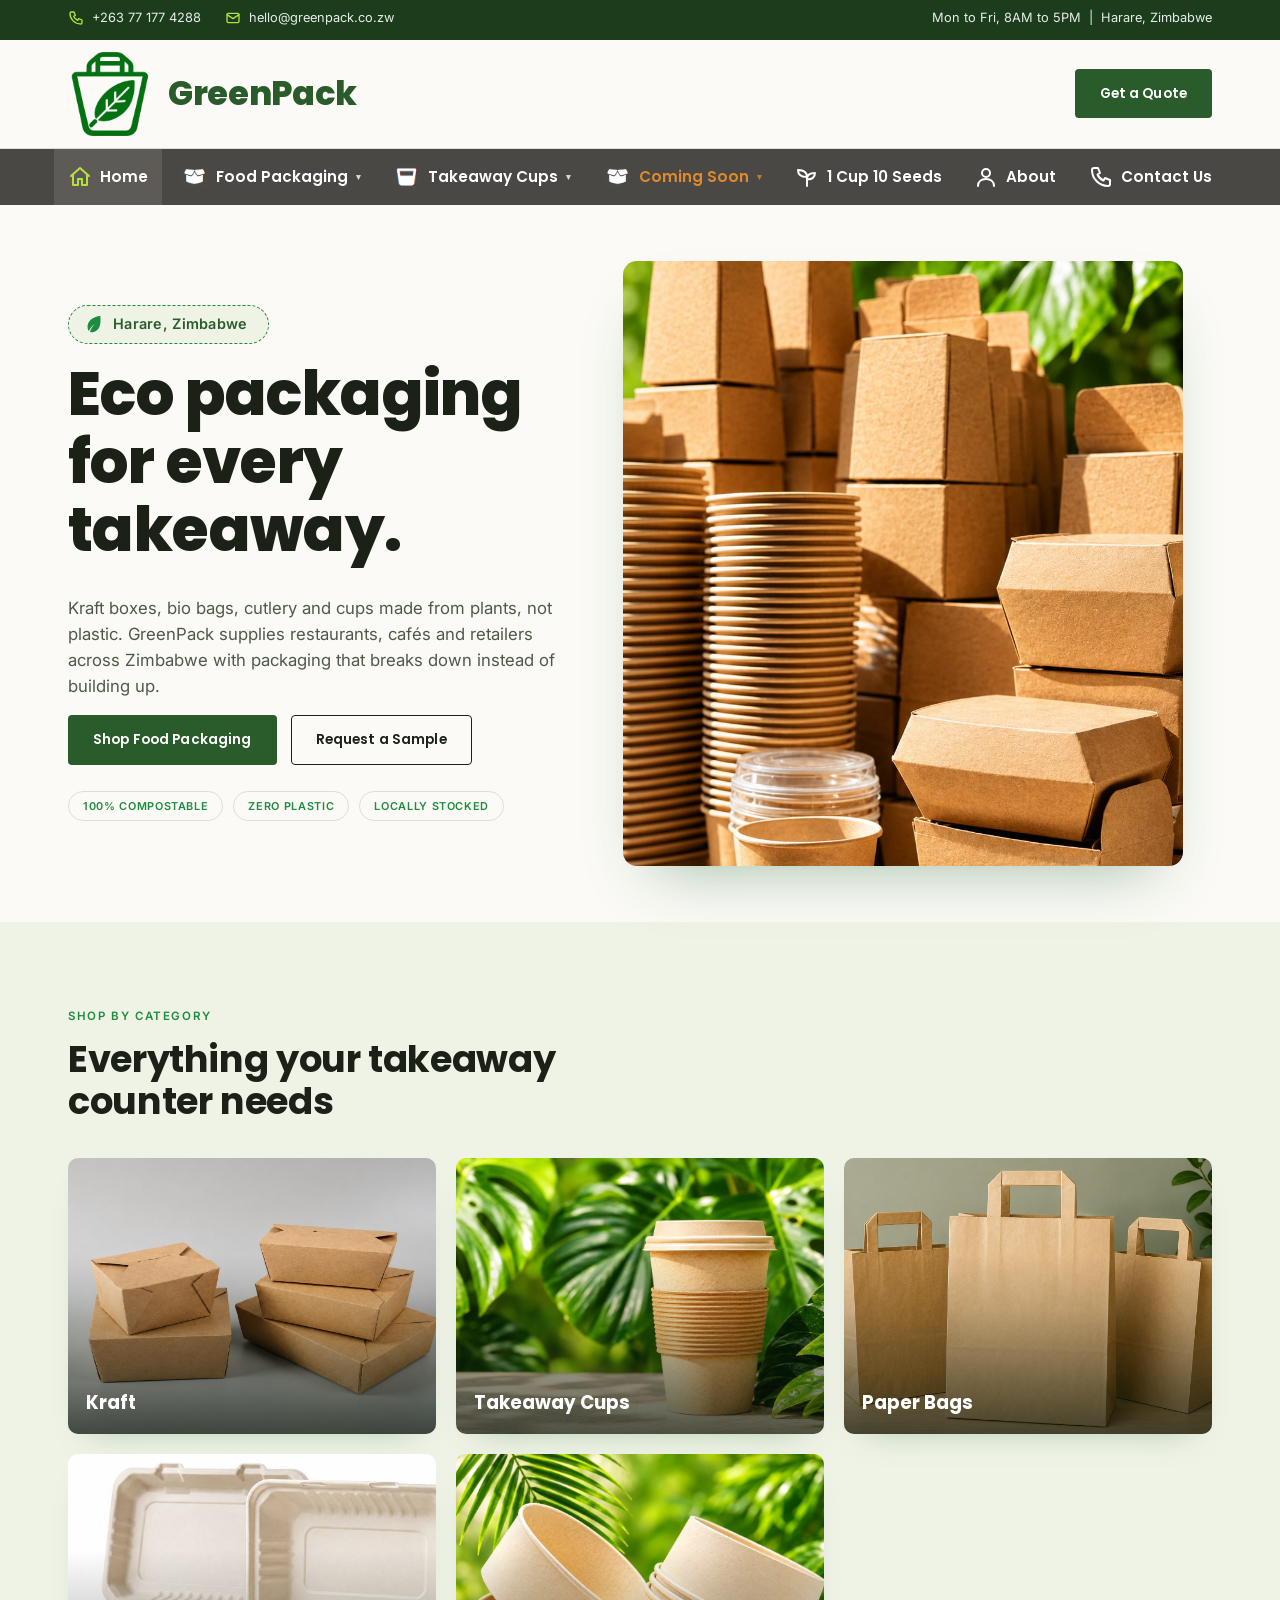
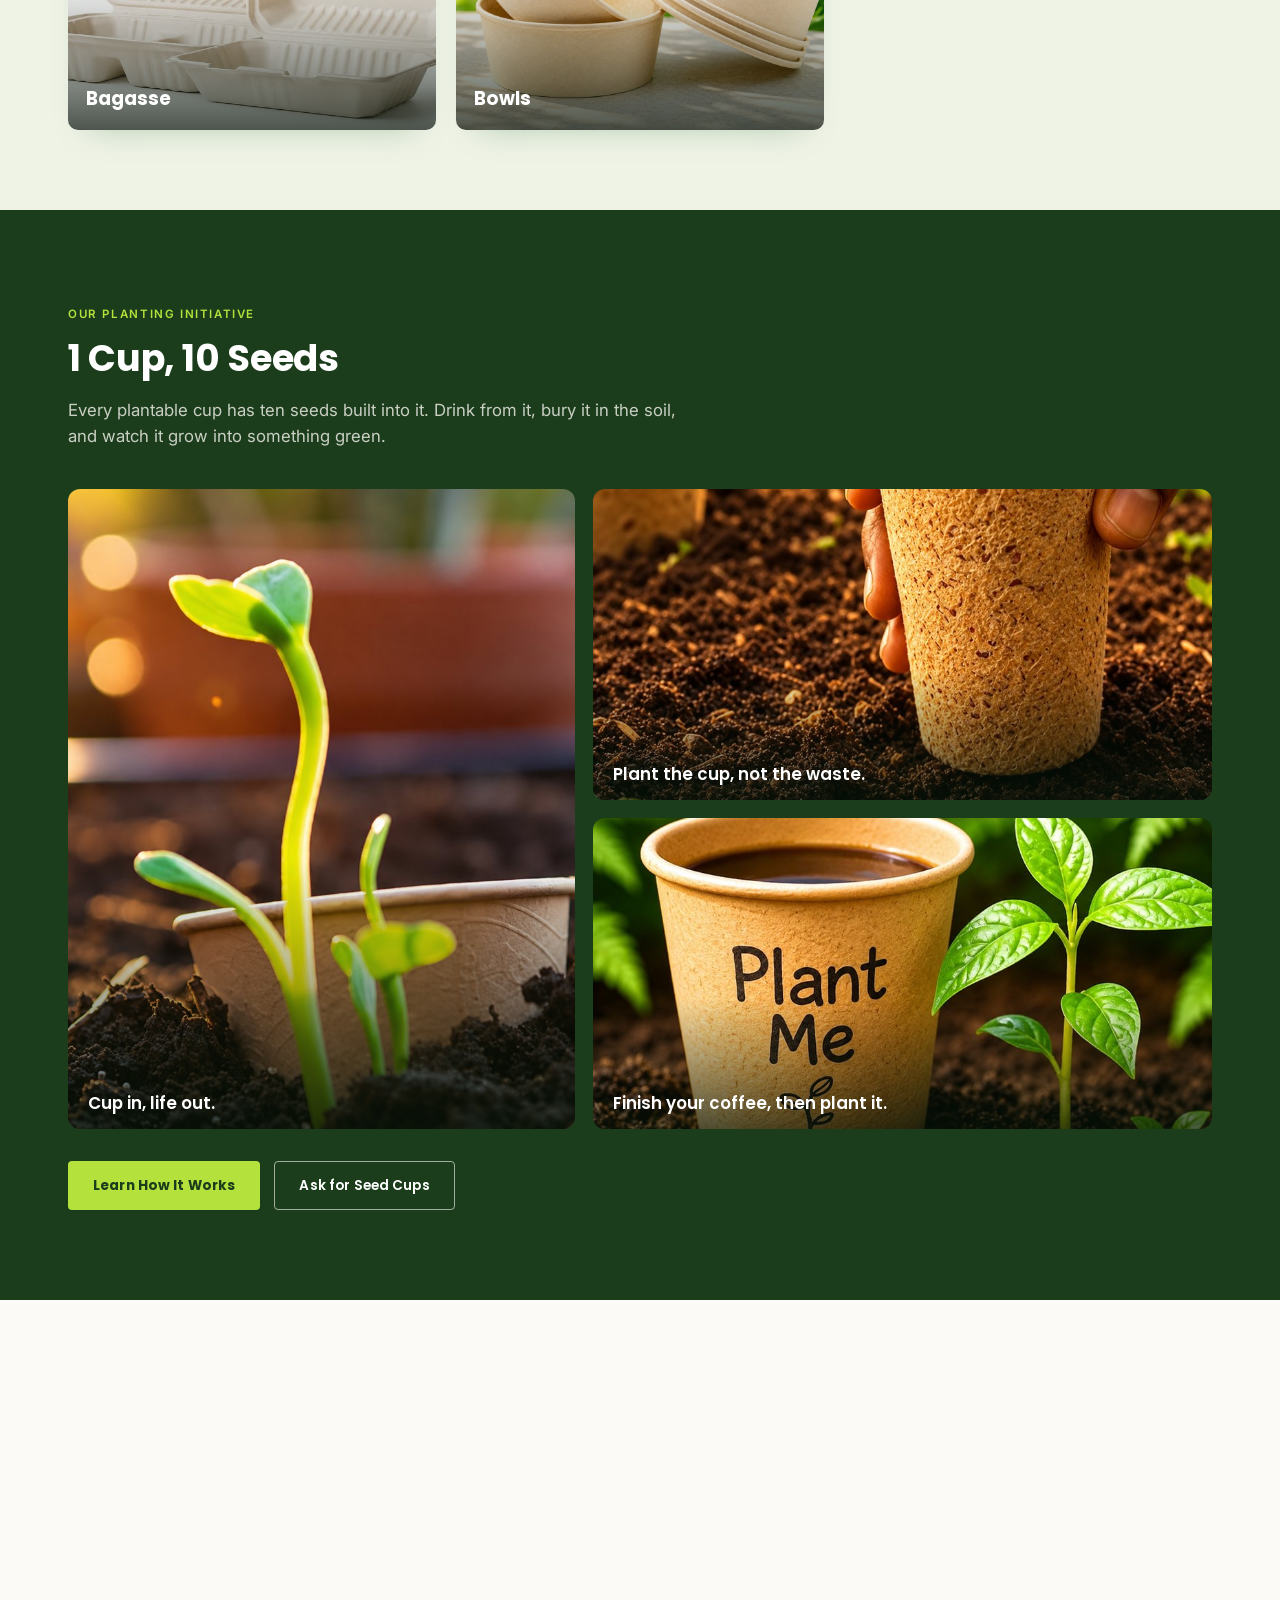
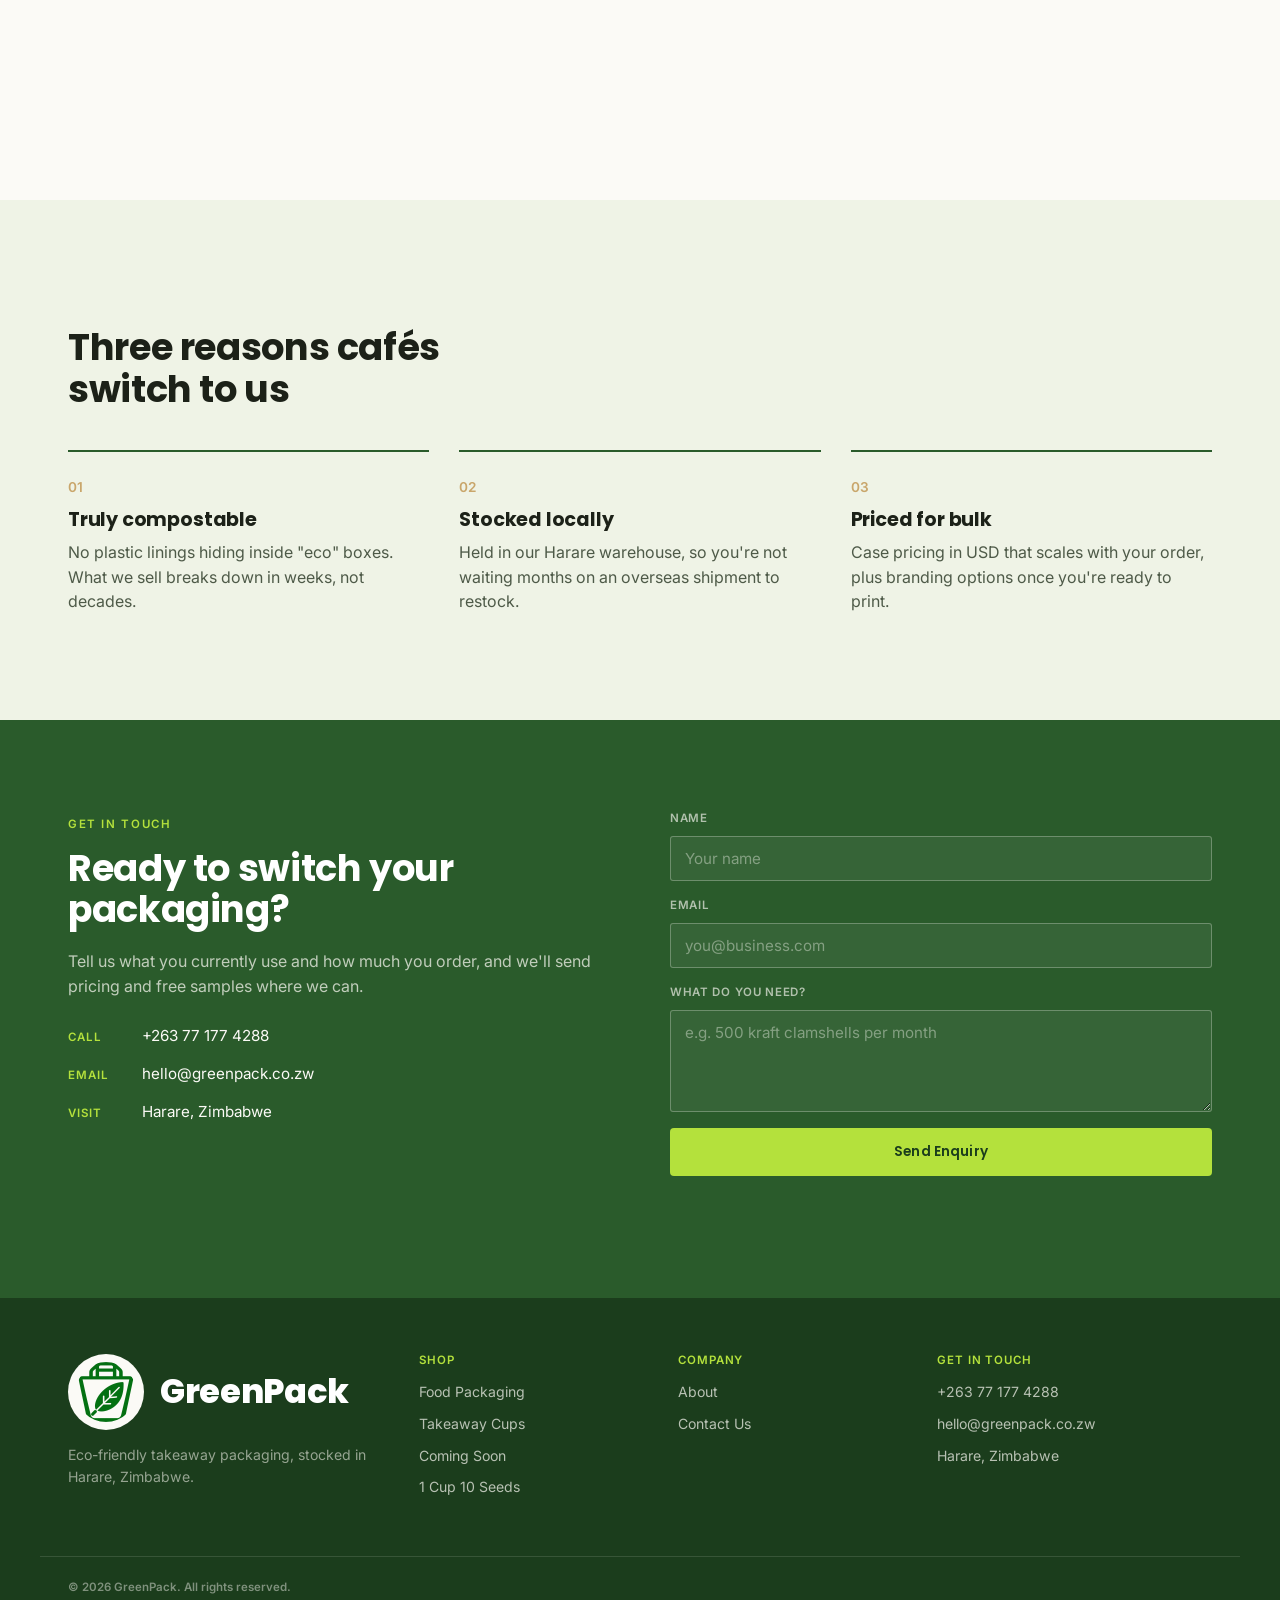
<file: index.html>
<!DOCTYPE html>
<html lang="en">
<head>
<meta charset="UTF-8">
<meta name="viewport" content="width=device-width, initial-scale=1.0">
<title>GreenPack | Eco-Friendly Packaging Supplier</title>
<link rel="icon" type="image/png" sizes="16x16" href="assets/favicon2-16.png?v=5">
<link rel="icon" type="image/png" sizes="32x32" href="assets/favicon2-32.png?v=5">
<link rel="icon" type="image/png" sizes="48x48" href="assets/favicon2-48.png?v=5">
<link rel="apple-touch-icon" sizes="180x180" href="assets/favicon2-180.png?v=5">
<link rel="preconnect" href="https://fonts.googleapis.com">
<link href="https://fonts.googleapis.com/css2?family=Poppins:wght@500;600;700;800&family=Inter:wght@400;500;600&display=swap" rel="stylesheet">
<link rel="stylesheet" href="style.css">
</head>
<body>

<header class="site-header">
  <div class="topbar">
    <div class="wrap topbar-inner">
      <div class="topbar-left">
        <span class="tb-item"><svg class="ico" viewBox="0 0 24 24" width="22" height="22" fill="none" stroke="currentColor" stroke-width="2" stroke-linecap="round" stroke-linejoin="round" aria-hidden="true"><path d="M5 3h4l2 5-2.5 1.5a11 11 0 0 0 6 6L16 13l5 2v4a2 2 0 0 1-2 2A16 16 0 0 1 3 5a2 2 0 0 1 2-2z"/></svg>+263 77 177 4288</span>
        <span class="tb-item"><svg class="ico" viewBox="0 0 24 24" width="22" height="22" fill="none" stroke="currentColor" stroke-width="2" stroke-linecap="round" stroke-linejoin="round" aria-hidden="true"><rect x="3" y="5" width="18" height="14" rx="2"/><path d="M3 7l9 6 9-6"/></svg>hello@greenpack.co.zw</span>
      </div>
      <div class="topbar-right">
        <span>Mon to Fri, 8AM to 5PM &nbsp;|&nbsp; Harare, Zimbabwe</span>
      </div>
    </div>
  </div>

  <div class="brand-row">
    <div class="wrap brand-row-inner">
      <a href="index.html" class="brand">
        <img src="assets/logo-bold.png?v=6" alt="GreenPack logo" class="brand-mark">
        <span class="brand-name">GreenPack</span>
      </a>
      <a href="index.html#contact" class="btn btn-primary brand-cta">Get a Quote</a>
    </div>
  </div>

  <div class="nav-row">
    <div class="wrap nav-row-inner">
      <nav class="main-nav" id="mainNav">
        <a href="index.html" class="active"><svg class="ico nav-ico" viewBox="0 0 24 24" width="22" height="22" fill="none" stroke="currentColor" stroke-width="2" stroke-linecap="round" stroke-linejoin="round" aria-hidden="true"><path d="M3 11l9-8 9 8"/><path d="M5 10v10h5v-6h4v6h5V10"/></svg>Home</a>

        <div class="nav-item has-mega">
          <button class="nav-trigger "><img src="assets/icon-box.png" alt="" class="nav-icon-img">Food Packaging <span class="caret">&#9662;</span></button>
            <div class="mega mega-grid mega-grid-photo">
            <a href="food-packaging.html#bagasse"><img src="assets/fp-bagasse.png" class="mega-photo" alt="">Bagasse</a>
            <a href="food-packaging.html#kraft"><img src="assets/fp-kraft.png" class="mega-photo" alt="">Kraft</a>
            <a href="food-packaging.html#ice-cream"><img src="assets/fp-ice-cream.png" class="mega-photo" alt="">Ice Cream</a>
            <a href="food-packaging.html#salad-bowls"><img src="assets/fp-salad-bowls.png" class="mega-photo" alt="">Salad Bowls</a>
            <a href="food-packaging.html#noodle-soup"><img src="assets/fp-noodle-soup.png" class="mega-photo" alt="">Noodle &amp; Soup</a>
            <a href="food-packaging.html#paper-bags"><img src="assets/fp-paper-bags.png" class="mega-photo" alt="">Paper Bags</a>
          </div>
        </div>

        <div class="nav-item has-mega">
          <button class="nav-trigger "><img src="assets/icon-cup.png" alt="" class="nav-icon-img">Takeaway Cups <span class="caret">&#9662;</span></button>
          <div class="mega mega-grid mega-grid-photo mega-grid-2col">
            <a href="takeaway-cups.html#espresso-cups"><img src="assets/tc-espresso-cups.png" class="mega-photo" alt="">Takeaway Coffee Cups</a>
            <a href="takeaway-cups.html#bio-cups"><img src="assets/tc-bio-cups.png" class="mega-photo" alt="">Biodegradable Coffee Cups</a>
          </div>
        </div>

        <div class="nav-item has-mega nav-item-soon">
          <button class="nav-trigger nav-trigger-soon "><img src="assets/icon-box.png" alt="" class="nav-icon-img">Coming Soon <span class="caret">&#9662;</span></button>
          <div class="mega mega-grid mega-grid-photo mega-grid-2col mega-soon">
            <a href="coming-soon.html#cutlery"><img src="assets/ic-paddles.png" class="mega-photo" alt="">Eco-Friendly Cutlery <em>Soon</em></a>
            <a href="coming-soon.html#plates"><img src="assets/plates.jpg" class="mega-photo" alt="">Eco-Friendly Plates <em>Soon</em></a>
          </div>
        </div>

        <a href="one-cup-ten-seeds.html" class=""><svg class="ico nav-ico" viewBox="0 0 24 24" width="22" height="22" fill="none" stroke="currentColor" stroke-width="2" stroke-linecap="round" stroke-linejoin="round" aria-hidden="true"><path d="M12 21v-9"/><path d="M12 12C12 7 8 5 3 5c0 5 3 7 9 7z"/><path d="M12 14c0-4 3-6 8-6 0 4-3 7-8 6z"/></svg>1 Cup 10 Seeds</a>
        <a href="about.html" class=""><svg class="ico nav-ico" viewBox="0 0 24 24" width="22" height="22" fill="none" stroke="currentColor" stroke-width="2" stroke-linecap="round" stroke-linejoin="round" aria-hidden="true"><circle cx="12" cy="8" r="4"/><path d="M4 21c0-4.5 3.5-7 8-7s8 2.5 8 7"/></svg>About</a>
        <a href="index.html#contact"><svg class="ico nav-ico" viewBox="0 0 24 24" width="22" height="22" fill="none" stroke="currentColor" stroke-width="2" stroke-linecap="round" stroke-linejoin="round" aria-hidden="true"><path d="M5 3h4l2 5-2.5 1.5a11 11 0 0 0 6 6L16 13l5 2v4a2 2 0 0 1-2 2A16 16 0 0 1 3 5a2 2 0 0 1 2-2z"/></svg>Contact Us</a>
      </nav>

      <button class="nav-toggle" id="navToggle" aria-label="Toggle menu" aria-expanded="false">
        <span></span><span></span><span></span>
      </button>
    </div>
  </div>
</header>

<section class="hero">
  <div class="wrap hero-inner">
    <div class="hero-copy">
      <span class="stamp-eco"><svg viewBox="0 0 24 24" aria-hidden="true"><path d="M20 4C10 4 4.5 9 4.5 15.5c0 1.3.3 2.4.8 3.3C7 16.5 9.5 14 13 12c-3 2.5-5.3 5.2-6.5 8 1 .4 2 .6 3 .6C17 20.6 20 13 20 4z" fill="currentColor"/></svg>Harare, Zimbabwe</span>
      <h1 class="reveal">Eco packaging<br>for every<br>takeaway.</h1>
      <p class="hero-sub reveal">Kraft boxes, bio bags, cutlery and cups made from plants, not plastic. GreenPack supplies restaurants, caf&eacute;s and retailers across Zimbabwe with packaging that breaks down instead of building up.</p>
      <div class="hero-ctas reveal">
        <a href="food-packaging.html" class="btn btn-primary">Shop Food Packaging</a>
        <a href="index.html#contact" class="btn btn-ghost">Request a Sample</a>
      </div>
      <div class="stamp-row reveal">
        <span class="stamp stamp-outline">100% Compostable</span>
        <span class="stamp stamp-outline">Zero Plastic</span>
        <span class="stamp stamp-outline">Locally Stocked</span>
      </div>
    </div>

    <div class="hero-art" aria-hidden="true">
      <img src="assets/hero-photo.jpg" alt="GreenPack eco-friendly packaging" class="hero-photo">
    </div>
  </div>
</section>

<section class="cat-strip">
  <div class="wrap">
    <span class="eyebrow reveal">Shop by category</span>
    <h2 class="reveal">Everything your takeaway counter needs</h2>
    <div class="cat-grid cat-grid-photo">
      <a class="cat-photo-card reveal" href="food-packaging.html#kraft">
        <img src="assets/kraft.jpg" alt="Kraft packaging">
        <span class="cat-photo-label">Kraft</span>
      </a>
      <a class="cat-photo-card reveal" href="takeaway-cups.html">
        <img src="assets/cups.jpg" alt="Takeaway cups">
        <span class="cat-photo-label">Takeaway Cups</span>
      </a>
      <a class="cat-photo-card reveal" href="food-packaging.html#paper-bags">
        <img src="assets/paperbags.jpg" alt="Paper bags">
        <span class="cat-photo-label">Paper Bags</span>
      </a>
      <a class="cat-photo-card reveal" href="food-packaging.html#bagasse">
        <img src="assets/cat-bagasse.jpg" alt="Bagasse packaging">
        <span class="cat-photo-label">Bagasse</span>
      </a>
      <a class="cat-photo-card reveal" href="food-packaging.html#salad-bowls">
        <img src="assets/cat-bowls.jpg" alt="Bowls">
        <span class="cat-photo-label">Bowls</span>
      </a>
    </div>
  </div>
</section>

<section class="seeds">
  <div class="wrap">
    <div class="seeds-head">
      <span class="eyebrow reveal">Our planting initiative</span>
      <h2 class="reveal">1 Cup, 10 Seeds</h2>
      <p class="seeds-lead reveal">Every plantable cup has ten seeds built into it. Drink from it, bury it in the soil, and watch it grow into something green.</p>
    </div>
    <div class="seeds-mosaic">
      <figure class="seeds-photo seeds-photo-tall reveal">
        <img src="assets/seeds-seedling.jpg" alt="A seedling sprouting from a plantable GreenPack cup">
        <figcaption>Cup in, life out.</figcaption>
      </figure>
      <figure class="seeds-photo reveal">
        <img src="assets/seeds-hand-cup.jpg" alt="A hand planting a seed-embedded fibre cup into soil">
        <figcaption>Plant the cup, not the waste.</figcaption>
      </figure>
      <figure class="seeds-photo reveal">
        <img src="assets/seeds-plant-me.jpg" alt="A GreenPack cup labelled Plant Me beside a seedling">
        <figcaption>Finish your coffee, then plant it.</figcaption>
      </figure>
    </div>
    <div class="seed-cta" style="margin-top:32px">
      <a href="one-cup-ten-seeds.html" class="btn green-band-btn">Learn How It Works</a>
      <a href="index.html#contact" class="btn btn-ghost">Ask for Seed Cups</a>
    </div>
  </div>
</section>

<section class="about-teaser">
  <div class="wrap about-teaser-inner">
    <div class="about-teaser-copy reveal">
      <span class="eyebrow">Who we are</span>
      <h2>Packaging built for a takeaway world, without the landfill legacy.</h2>
      <p>GreenPack sources and stocks compostable, recyclable and biodegradable packaging so local food businesses don't have to choose between convenience and conscience. Order online, collect in Harare, or get it delivered to your door.</p>
      <a href="about.html" class="btn btn-ghost">Our Story</a>
    </div>
  </div>
</section>

<section class="why">
  <div class="wrap">
    <span class="eyebrow reveal">Why it matters</span>
    <h2 class="reveal">Three reasons caf&eacute;s switch to us</h2>
    <div class="why-grid">
      <div class="why-card reveal">
        <span class="why-mark">01</span>
        <h3>Truly compostable</h3>
        <p>No plastic linings hiding inside "eco" boxes. What we sell breaks down in weeks, not decades.</p>
      </div>
      <div class="why-card reveal">
        <span class="why-mark">02</span>
        <h3>Stocked locally</h3>
        <p>Held in our Harare warehouse, so you're not waiting months on an overseas shipment to restock.</p>
      </div>
      <div class="why-card reveal">
        <span class="why-mark">03</span>
        <h3>Priced for bulk</h3>
        <p>Case pricing in USD that scales with your order, plus branding options once you're ready to print.</p>
      </div>
    </div>
  </div>
</section>

<section class="contact" id="contact">
  <div class="wrap contact-inner">
    <div class="contact-copy reveal">
      <span class="eyebrow">Get in touch</span>
      <h2>Ready to switch your packaging?</h2>
      <p>Tell us what you currently use and how much you order, and we'll send pricing and free samples where we can.</p>
      <ul class="contact-list">
        <li><strong>Call</strong><span>+263 77 177 4288</span></li>
        <li><strong>Email</strong><span>hello@greenpack.co.zw</span></li>
        <li><strong>Visit</strong><span>Harare, Zimbabwe</span></li>
      </ul>
    </div>
    <form class="contact-form reveal" id="contactForm">
      <label>Name<input type="text" name="name" required placeholder="Your name"></label>
      <label>Email<input type="email" name="email" required placeholder="you@business.com"></label>
      <label>What do you need?<textarea name="message" rows="4" required placeholder="e.g. 500 kraft clamshells per month"></textarea></label>
      <button type="submit" class="btn btn-primary btn-full">Send Enquiry</button>
      <p class="form-note" id="formNote" role="status"></p>
    </form>
  </div>
</section>

<footer class="site-footer">
  <div class="wrap footer-inner">
    <div class="footer-brand">
      <a href="index.html" class="brand">
        <img src="assets/logo-bold.png?v=6" alt="GreenPack logo" class="brand-mark">
        <span class="brand-name">GreenPack</span>
      </a>
      <p>Eco-friendly takeaway packaging, stocked in Harare, Zimbabwe.</p>
    </div>

    <div class="footer-col">
      <h4>Shop</h4>
      <a href="food-packaging.html">Food Packaging</a>
      <a href="takeaway-cups.html">Takeaway Cups</a>
      <a href="coming-soon.html">Coming Soon</a>
      <a href="one-cup-ten-seeds.html">1 Cup 10 Seeds</a>
    </div>

    <div class="footer-col">
      <h4>Company</h4>
      <a href="about.html">About</a>
      <a href="index.html#contact">Contact Us</a>
    </div>

    <div class="footer-col">
      <h4>Get in touch</h4>
      <span>+263 77 177 4288</span>
      <span>hello@greenpack.co.zw</span>
      <span>Harare, Zimbabwe</span>
    </div>
  </div>
  <div class="wrap footer-bottom">
    <p>&copy; <span id="year"></span> GreenPack. All rights reserved.</p>
  </div>
</footer>
<script src="script.js"></script>
</body>
</html>
</file>
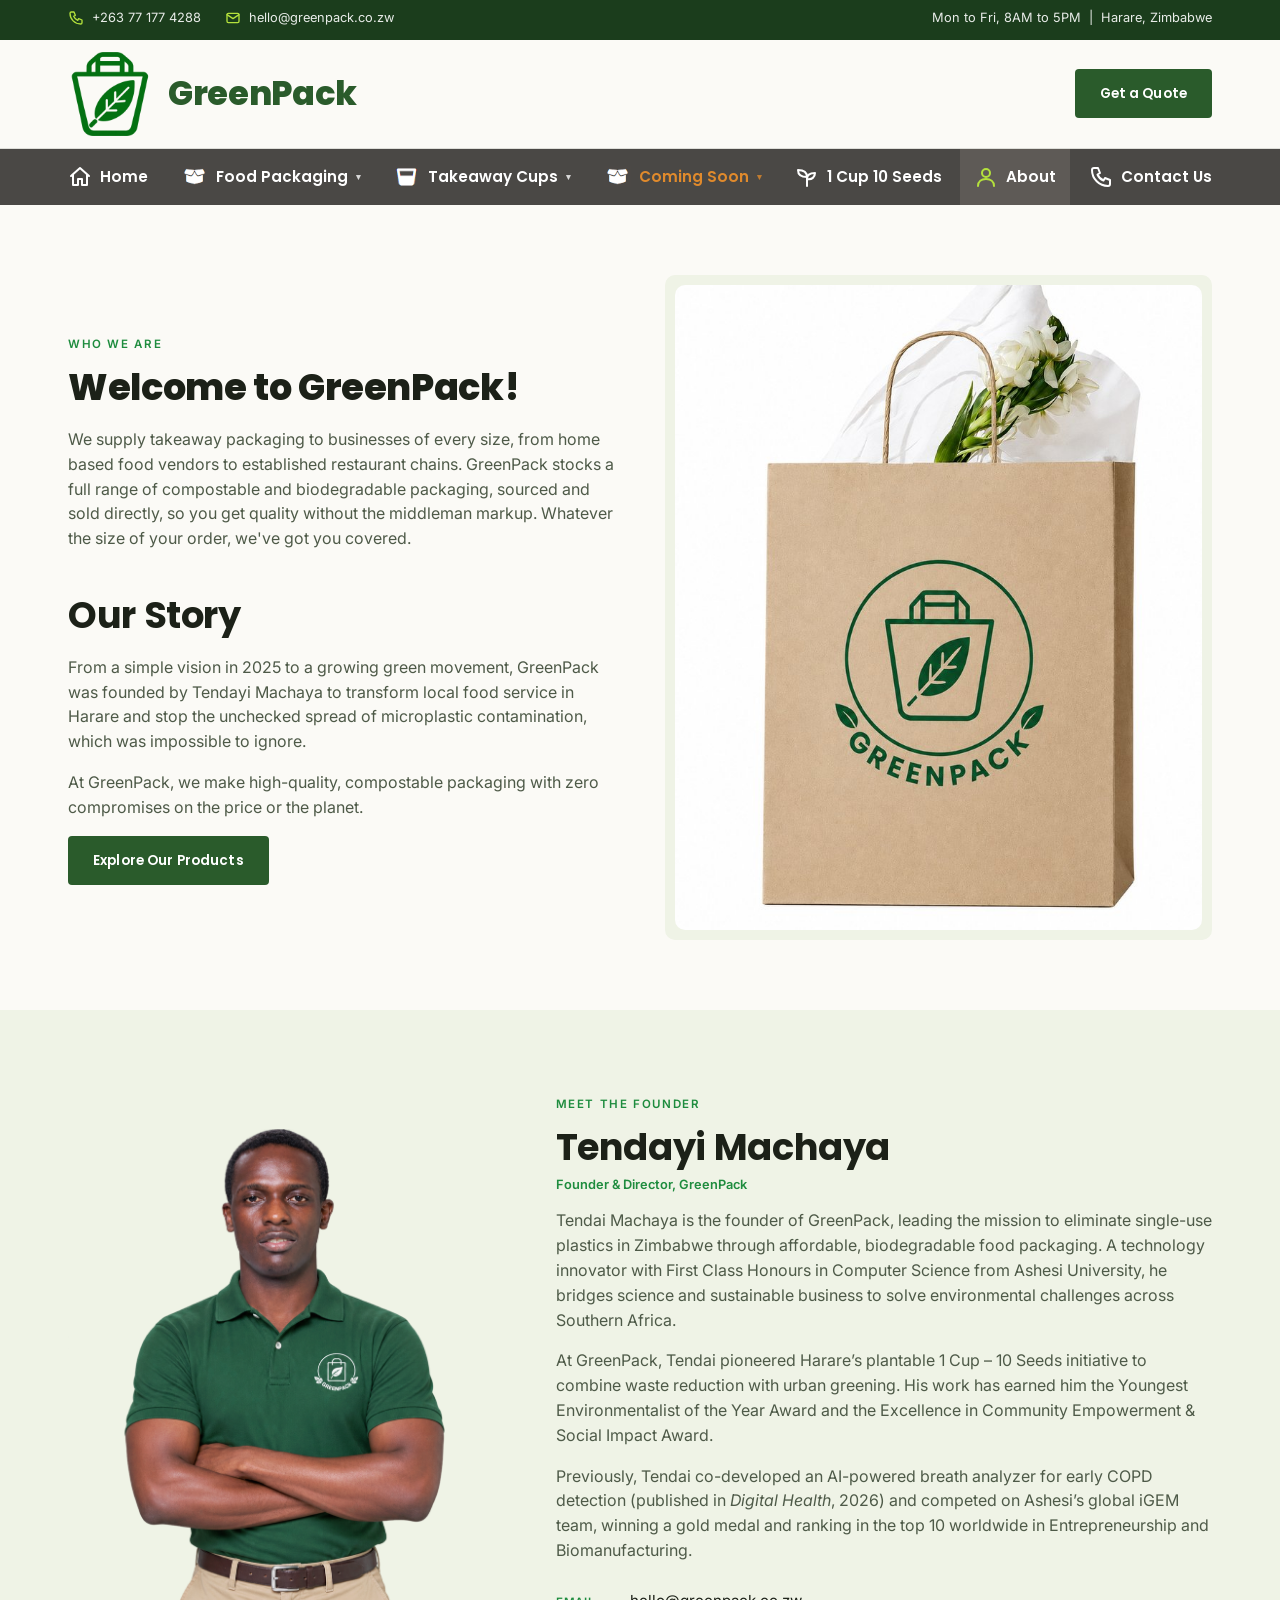
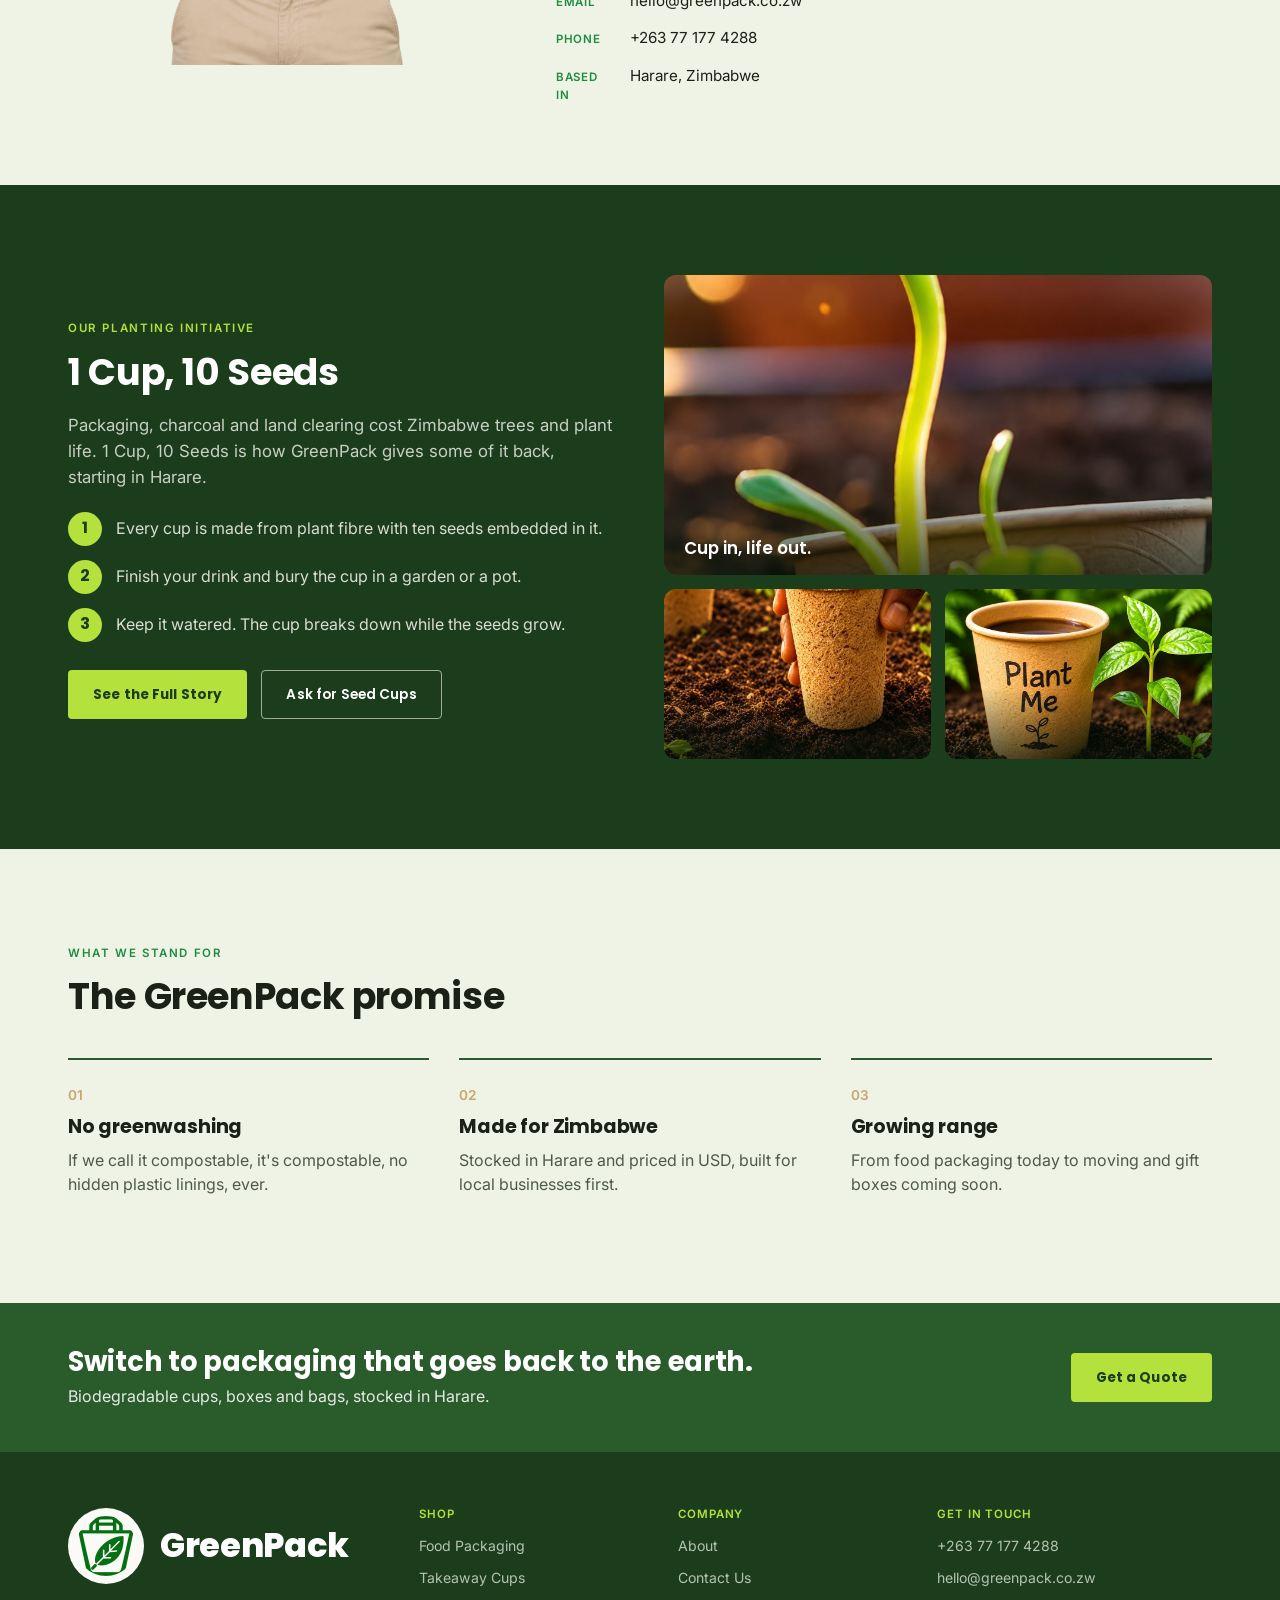
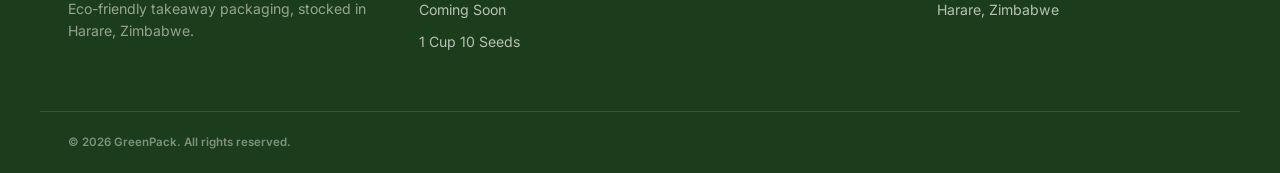
<file: about.html>
<!DOCTYPE html>
<html lang="en">
<head>
<meta charset="UTF-8">
<meta name="viewport" content="width=device-width, initial-scale=1.0">
<title>About | GreenPack</title>
<link rel="icon" type="image/png" sizes="16x16" href="assets/favicon2-16.png?v=5">
<link rel="icon" type="image/png" sizes="32x32" href="assets/favicon2-32.png?v=5">
<link rel="icon" type="image/png" sizes="48x48" href="assets/favicon2-48.png?v=5">
<link rel="apple-touch-icon" sizes="180x180" href="assets/favicon2-180.png?v=5">
<link rel="preconnect" href="https://fonts.googleapis.com">
<link href="https://fonts.googleapis.com/css2?family=Poppins:wght@500;600;700;800&family=Inter:wght@400;500;600&display=swap" rel="stylesheet">
<link rel="stylesheet" href="style.css">
</head>
<body>

<header class="site-header">
  <div class="topbar">
    <div class="wrap topbar-inner">
      <div class="topbar-left">
        <span class="tb-item"><svg class="ico" viewBox="0 0 24 24" width="22" height="22" fill="none" stroke="currentColor" stroke-width="2" stroke-linecap="round" stroke-linejoin="round" aria-hidden="true"><path d="M5 3h4l2 5-2.5 1.5a11 11 0 0 0 6 6L16 13l5 2v4a2 2 0 0 1-2 2A16 16 0 0 1 3 5a2 2 0 0 1 2-2z"/></svg>+263 77 177 4288</span>
        <span class="tb-item"><svg class="ico" viewBox="0 0 24 24" width="22" height="22" fill="none" stroke="currentColor" stroke-width="2" stroke-linecap="round" stroke-linejoin="round" aria-hidden="true"><rect x="3" y="5" width="18" height="14" rx="2"/><path d="M3 7l9 6 9-6"/></svg>hello@greenpack.co.zw</span>
      </div>
      <div class="topbar-right">
        <span>Mon to Fri, 8AM to 5PM &nbsp;|&nbsp; Harare, Zimbabwe</span>
      </div>
    </div>
  </div>

  <div class="brand-row">
    <div class="wrap brand-row-inner">
      <a href="index.html" class="brand">
        <img src="assets/logo-bold.png?v=6" alt="GreenPack logo" class="brand-mark">
        <span class="brand-name">GreenPack</span>
      </a>
      <a href="index.html#contact" class="btn btn-primary brand-cta">Get a Quote</a>
    </div>
  </div>

  <div class="nav-row">
    <div class="wrap nav-row-inner">
      <nav class="main-nav" id="mainNav">
        <a href="index.html" class=""><svg class="ico nav-ico" viewBox="0 0 24 24" width="22" height="22" fill="none" stroke="currentColor" stroke-width="2" stroke-linecap="round" stroke-linejoin="round" aria-hidden="true"><path d="M3 11l9-8 9 8"/><path d="M5 10v10h5v-6h4v6h5V10"/></svg>Home</a>

        <div class="nav-item has-mega">
          <button class="nav-trigger "><img src="assets/icon-box.png" alt="" class="nav-icon-img">Food Packaging <span class="caret">&#9662;</span></button>
            <div class="mega mega-grid mega-grid-photo">
            <a href="food-packaging.html#bagasse"><img src="assets/fp-bagasse.png" class="mega-photo" alt="">Bagasse</a>
            <a href="food-packaging.html#kraft"><img src="assets/fp-kraft.png" class="mega-photo" alt="">Kraft</a>
            <a href="food-packaging.html#ice-cream"><img src="assets/fp-ice-cream.png" class="mega-photo" alt="">Ice Cream</a>
            <a href="food-packaging.html#salad-bowls"><img src="assets/fp-salad-bowls.png" class="mega-photo" alt="">Salad Bowls</a>
            <a href="food-packaging.html#noodle-soup"><img src="assets/fp-noodle-soup.png" class="mega-photo" alt="">Noodle &amp; Soup</a>
            <a href="food-packaging.html#paper-bags"><img src="assets/fp-paper-bags.png" class="mega-photo" alt="">Paper Bags</a>
          </div>
        </div>

        <div class="nav-item has-mega">
          <button class="nav-trigger "><img src="assets/icon-cup.png" alt="" class="nav-icon-img">Takeaway Cups <span class="caret">&#9662;</span></button>
          <div class="mega mega-grid mega-grid-photo mega-grid-2col">
            <a href="takeaway-cups.html#espresso-cups"><img src="assets/tc-espresso-cups.png" class="mega-photo" alt="">Takeaway Coffee Cups</a>
            <a href="takeaway-cups.html#bio-cups"><img src="assets/tc-bio-cups.png" class="mega-photo" alt="">Biodegradable Coffee Cups</a>
          </div>
        </div>

        <div class="nav-item has-mega nav-item-soon">
          <button class="nav-trigger nav-trigger-soon "><img src="assets/icon-box.png" alt="" class="nav-icon-img">Coming Soon <span class="caret">&#9662;</span></button>
          <div class="mega mega-grid mega-grid-photo mega-grid-2col mega-soon">
            <a href="coming-soon.html#plates"><img src="assets/plates.jpg" class="mega-photo" alt="">Eco-Friendly Plates <em>Soon</em></a>
            <a href="coming-soon.html#cutlery"><img src="assets/ic-paddles.png" class="mega-photo" alt="">Eco-Friendly Cutlery <em>Soon</em></a>
          </div>
        </div>

        <a href="one-cup-ten-seeds.html" class=""><svg class="ico nav-ico" viewBox="0 0 24 24" width="22" height="22" fill="none" stroke="currentColor" stroke-width="2" stroke-linecap="round" stroke-linejoin="round" aria-hidden="true"><path d="M12 21v-9"/><path d="M12 12C12 7 8 5 3 5c0 5 3 7 9 7z"/><path d="M12 14c0-4 3-6 8-6 0 4-3 7-8 6z"/></svg>1 Cup 10 Seeds</a>
        <a href="about.html" class="active"><svg class="ico nav-ico" viewBox="0 0 24 24" width="22" height="22" fill="none" stroke="currentColor" stroke-width="2" stroke-linecap="round" stroke-linejoin="round" aria-hidden="true"><circle cx="12" cy="8" r="4"/><path d="M4 21c0-4.5 3.5-7 8-7s8 2.5 8 7"/></svg>About</a>
        <a href="index.html#contact"><svg class="ico nav-ico" viewBox="0 0 24 24" width="22" height="22" fill="none" stroke="currentColor" stroke-width="2" stroke-linecap="round" stroke-linejoin="round" aria-hidden="true"><path d="M5 3h4l2 5-2.5 1.5a11 11 0 0 0 6 6L16 13l5 2v4a2 2 0 0 1-2 2A16 16 0 0 1 3 5a2 2 0 0 1 2-2z"/></svg>Contact Us</a>
      </nav>

      <button class="nav-toggle" id="navToggle" aria-label="Toggle menu" aria-expanded="false">
        <span></span><span></span><span></span>
      </button>
    </div>
  </div>
</header>

<section class="about-hero">
  <div class="wrap about-hero-inner">
    <div class="about-hero-copy reveal">
      <span class="eyebrow">Who we are</span>
      <h1 class="about-main-title">Welcome to GreenPack!</h1>
      <p>We supply takeaway packaging to businesses of every size, from home based food vendors to established restaurant chains. GreenPack stocks a full range of compostable and biodegradable packaging, sourced and sold directly, so you get quality without the middleman markup. Whatever the size of your order, we've got you covered.</p>

      <h2 class="about-substory-title">Our Story</h2>
      <p>From a simple vision in 2025 to a growing green movement, GreenPack was founded by Tendayi Machaya to transform local food service in Harare and stop the unchecked spread of microplastic contamination, which was impossible to ignore.</p>
      <p>At GreenPack, we make high-quality, compostable packaging with zero compromises on the price or the planet.</p>

      <a href="food-packaging.html" class="btn btn-primary">Explore Our Products</a>
    </div>
    <div class="about-hero-photo reveal">
      <img src="assets/about-hero-bag.jpg" alt="GreenPack kraft paper bag">
    </div>
  </div>
</section>

<section class="profile">
  <div class="wrap profile-inner">
    <div class="profile-photo reveal">
      <img src="assets/founder.png" alt="Founder of GreenPack">
    </div>
    <div class="profile-copy reveal">
      <span class="eyebrow">Meet the founder</span>
      <h2>Tendayi Machaya</h2>
      <span class="profile-title">Founder &amp; Director, GreenPack</span>
      <p>Tendai Machaya is the founder of GreenPack, leading the mission to eliminate single-use plastics in Zimbabwe through affordable, biodegradable food packaging. A technology innovator with First Class Honours in Computer Science from Ashesi University, he bridges science and sustainable business to solve environmental challenges across Southern Africa.</p>
      <p>At GreenPack, Tendai pioneered Harare&rsquo;s plantable 1 Cup &ndash; 10 Seeds initiative to combine waste reduction with urban greening. His work has earned him the Youngest Environmentalist of the Year Award and the Excellence in Community Empowerment &amp; Social Impact Award.</p>
      <p>Previously, Tendai co-developed an AI-powered breath analyzer for early COPD detection (published in <em>Digital Health</em>, 2026) and competed on Ashesi&rsquo;s global iGEM team, winning a gold medal and ranking in the top 10 worldwide in Entrepreneurship and Biomanufacturing.</p>
      <ul class="contact-list">
        <li><strong>Email</strong><span>hello@greenpack.co.zw</span></li>
        <li><strong>Phone</strong><span>+263 77 177 4288</span></li>
        <li><strong>Based in</strong><span>Harare, Zimbabwe</span></li>
      </ul>
    </div>
  </div>
</section>

<section class="seeds about-seeds">
  <div class="wrap about-seeds-inner">
    <div class="about-seeds-copy reveal">
      <span class="eyebrow">Our planting initiative</span>
      <h2>1 Cup, 10 Seeds</h2>
      <p class="seeds-lead">Packaging, charcoal and land clearing cost Zimbabwe trees and plant life. 1 Cup, 10 Seeds is how GreenPack gives some of it back, starting in Harare.</p>
      <ul class="seed-steps">
        <li><strong>1</strong><span>Every cup is made from plant fibre with ten seeds embedded in it.</span></li>
        <li><strong>2</strong><span>Finish your drink and bury the cup in a garden or a pot.</span></li>
        <li><strong>3</strong><span>Keep it watered. The cup breaks down while the seeds grow.</span></li>
      </ul>
      <div class="seed-cta">
        <a href="one-cup-ten-seeds.html" class="btn green-band-btn">See the Full Story</a>
        <a href="index.html#contact" class="btn btn-ghost">Ask for Seed Cups</a>
      </div>
    </div>
    <div class="about-seeds-photos reveal">
      <figure class="seeds-photo about-seeds-main">
        <img src="assets/seeds-seedling.jpg" alt="A seedling sprouting from a plantable GreenPack cup">
        <figcaption>Cup in, life out.</figcaption>
      </figure>
      <figure class="seeds-photo">
        <img src="assets/seeds-hand-cup.jpg" alt="A hand planting a seed-embedded fibre cup into soil">
      </figure>
      <figure class="seeds-photo">
        <img src="assets/seeds-plant-me.jpg" alt="A GreenPack cup labelled Plant Me beside a seedling">
      </figure>
    </div>
  </div>
</section>

<section class="why">
  <div class="wrap">
    <span class="eyebrow reveal">What we stand for</span>
    <h2 class="reveal">The GreenPack promise</h2>
    <div class="why-grid">
      <div class="why-card reveal">
        <span class="why-mark">01</span>
        <h3>No greenwashing</h3>
        <p>If we call it compostable, it's compostable, no hidden plastic linings, ever.</p>
      </div>
      <div class="why-card reveal">
        <span class="why-mark">02</span>
        <h3>Made for Zimbabwe</h3>
        <p>Stocked in Harare and priced in USD, built for local businesses first.</p>
      </div>
      <div class="why-card reveal">
        <span class="why-mark">03</span>
        <h3>Growing range</h3>
        <p>From food packaging today to moving and gift boxes coming soon.</p>
      </div>
    </div>
  </div>
</section>

<section class="green-band">
  <div class="wrap green-band-inner">
    <div>
      <h2>Switch to packaging that goes back to the earth.</h2>
      <p>Biodegradable cups, boxes and bags, stocked in Harare.</p>
    </div>
    <a href="index.html#contact" class="btn green-band-btn">Get a Quote</a>
  </div>
</section>

<footer class="site-footer">
  <div class="wrap footer-inner">
    <div class="footer-brand">
      <a href="index.html" class="brand">
        <img src="assets/logo-bold.png?v=6" alt="GreenPack logo" class="brand-mark">
        <span class="brand-name">GreenPack</span>
      </a>
      <p>Eco-friendly takeaway packaging, stocked in Harare, Zimbabwe.</p>
    </div>

    <div class="footer-col">
      <h4>Shop</h4>
      <a href="food-packaging.html">Food Packaging</a>
      <a href="takeaway-cups.html">Takeaway Cups</a>
      <a href="coming-soon.html">Coming Soon</a>
      <a href="one-cup-ten-seeds.html">1 Cup 10 Seeds</a>
    </div>

    <div class="footer-col">
      <h4>Company</h4>
      <a href="about.html">About</a>
      <a href="index.html#contact">Contact Us</a>
    </div>

    <div class="footer-col">
      <h4>Get in touch</h4>
      <span>+263 77 177 4288</span>
      <span>hello@greenpack.co.zw</span>
      <span>Harare, Zimbabwe</span>
    </div>
  </div>
  <div class="wrap footer-bottom">
    <p>&copy; <span id="year"></span> GreenPack. All rights reserved.</p>
  </div>
</footer>
<script src="script.js"></script>
</body>
</html>
</file>
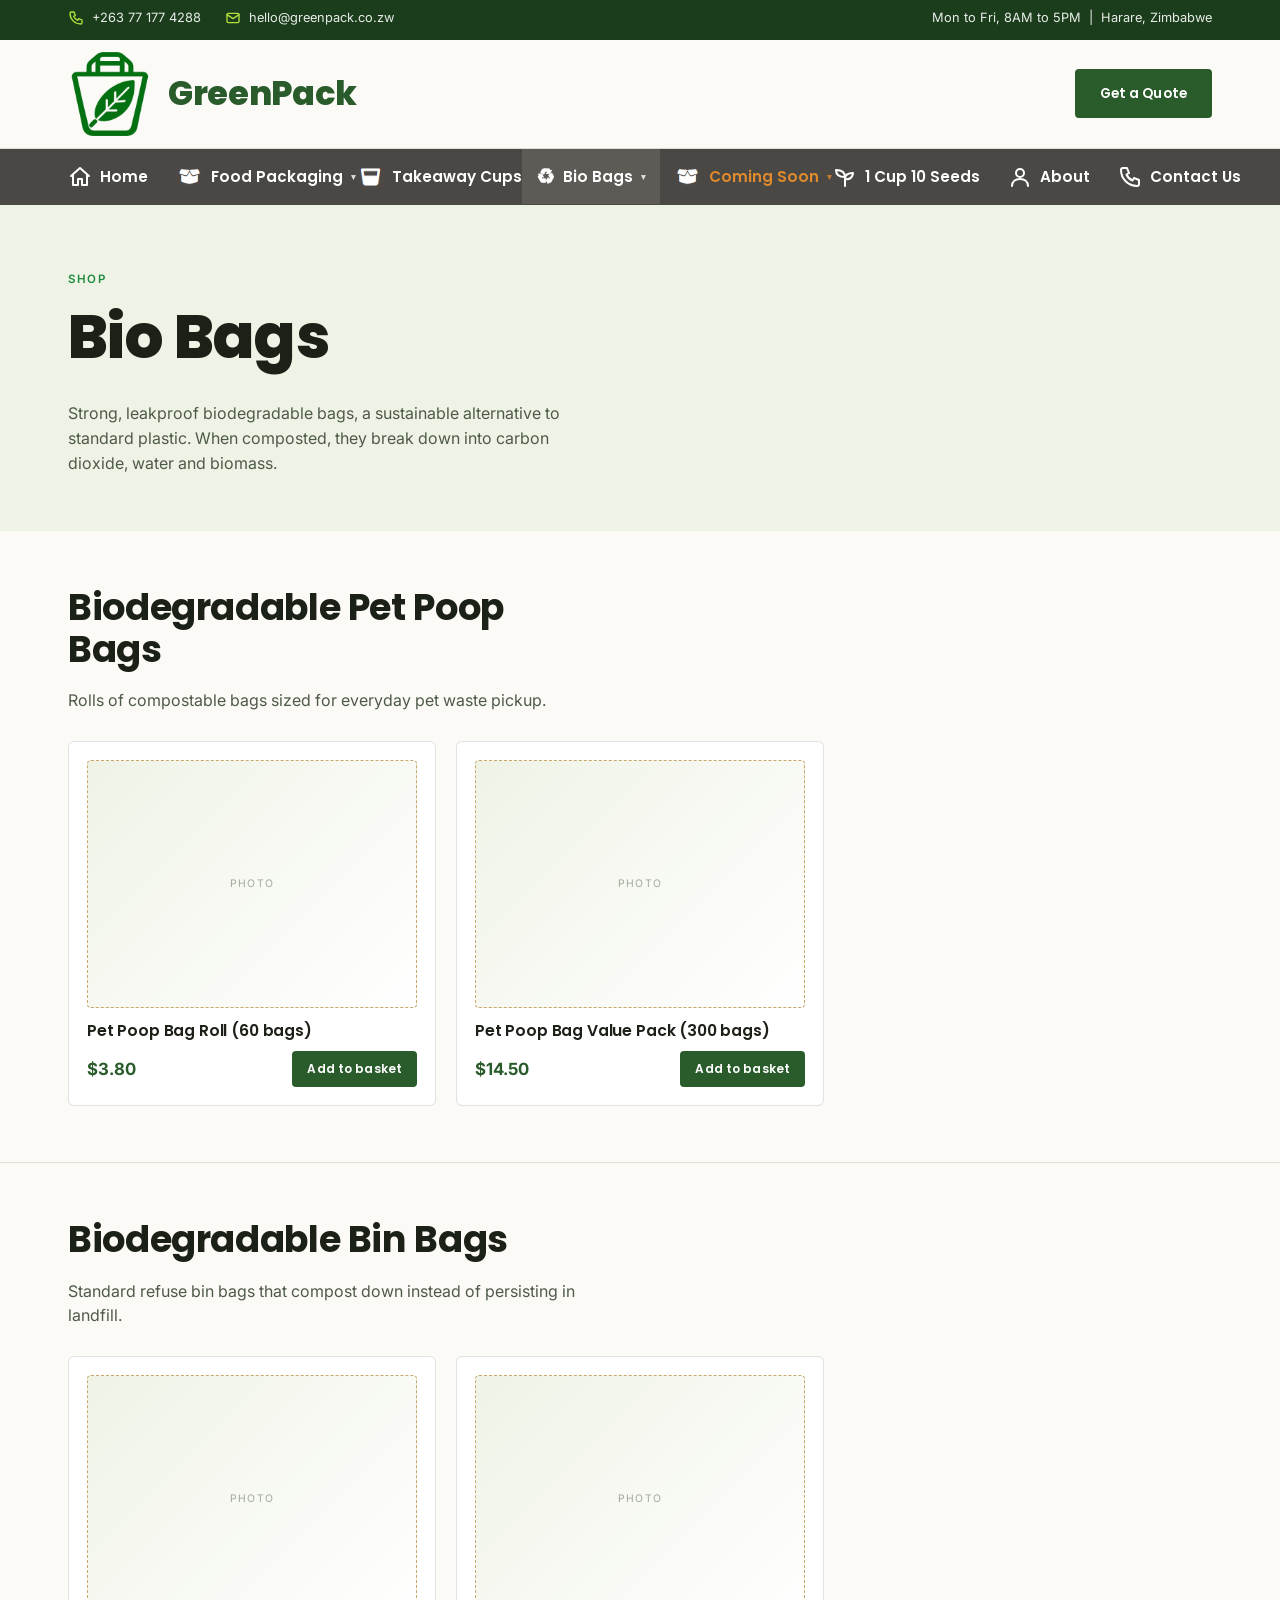
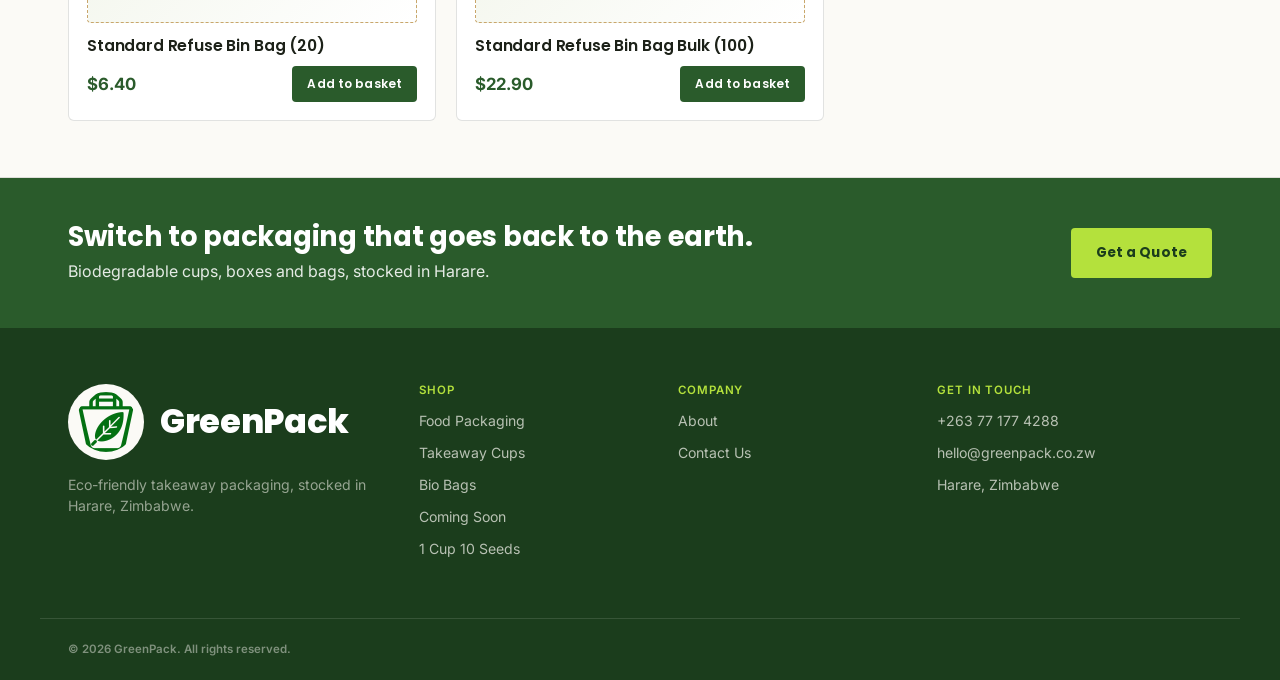
<file: bio-bags.html>
<!DOCTYPE html>
<html lang="en">
<head>
<meta charset="UTF-8">
<meta name="viewport" content="width=device-width, initial-scale=1.0">
<title>Bio Bags | GreenPack</title>
<link rel="icon" type="image/png" sizes="16x16" href="assets/favicon2-16.png?v=5">
<link rel="icon" type="image/png" sizes="32x32" href="assets/favicon2-32.png?v=5">
<link rel="icon" type="image/png" sizes="48x48" href="assets/favicon2-48.png?v=5">
<link rel="apple-touch-icon" sizes="180x180" href="assets/favicon2-180.png?v=5">
<link rel="preconnect" href="https://fonts.googleapis.com">
<link href="https://fonts.googleapis.com/css2?family=Poppins:wght@500;600;700;800&family=Inter:wght@400;500;600&display=swap" rel="stylesheet">
<link rel="stylesheet" href="style.css">
</head>
<body>

<header class="site-header">
  <div class="topbar">
    <div class="wrap topbar-inner">
      <div class="topbar-left">
        <span class="tb-item"><svg class="ico" viewBox="0 0 24 24" width="22" height="22" fill="none" stroke="currentColor" stroke-width="2" stroke-linecap="round" stroke-linejoin="round" aria-hidden="true"><path d="M5 3h4l2 5-2.5 1.5a11 11 0 0 0 6 6L16 13l5 2v4a2 2 0 0 1-2 2A16 16 0 0 1 3 5a2 2 0 0 1 2-2z"/></svg>+263 77 177 4288</span>
        <span class="tb-item"><svg class="ico" viewBox="0 0 24 24" width="22" height="22" fill="none" stroke="currentColor" stroke-width="2" stroke-linecap="round" stroke-linejoin="round" aria-hidden="true"><rect x="3" y="5" width="18" height="14" rx="2"/><path d="M3 7l9 6 9-6"/></svg>hello@greenpack.co.zw</span>
      </div>
      <div class="topbar-right">
        <span>Mon to Fri, 8AM to 5PM &nbsp;|&nbsp; Harare, Zimbabwe</span>
      </div>
    </div>
  </div>

  <div class="brand-row">
    <div class="wrap brand-row-inner">
      <a href="index.html" class="brand">
        <img src="assets/logo-bold.png?v=6" alt="GreenPack logo" class="brand-mark">
        <span class="brand-name">GreenPack</span>
      </a>
      <a href="index.html#contact" class="btn btn-primary brand-cta">Get a Quote</a>
    </div>
  </div>

  <div class="nav-row">
    <div class="wrap nav-row-inner">
      <nav class="main-nav" id="mainNav">
        <a href="index.html" class=""><svg class="ico nav-ico" viewBox="0 0 24 24" width="22" height="22" fill="none" stroke="currentColor" stroke-width="2" stroke-linecap="round" stroke-linejoin="round" aria-hidden="true"><path d="M3 11l9-8 9 8"/><path d="M5 10v10h5v-6h4v6h5V10"/></svg>Home</a>

        <div class="nav-item has-mega">
          <button class="nav-trigger "><img src="assets/icon-box.png" alt="" class="nav-icon-img">Food Packaging <span class="caret">&#9662;</span></button>
            <div class="mega mega-grid mega-grid-photo">
            <a href="food-packaging.html#kraft"><img src="assets/fp-kraft.png" class="mega-photo" alt="">Kraft</a>
            <a href="food-packaging.html#ice-cream"><img src="assets/fp-ice-cream.png" class="mega-photo" alt="">Ice Cream</a>
            <a href="food-packaging.html#salad-bowls"><img src="assets/fp-salad-bowls.png" class="mega-photo" alt="">Salad Bowls</a>
            <a href="food-packaging.html#noodle-soup"><img src="assets/fp-noodle-soup.png" class="mega-photo" alt="">Noodle &amp; Soup</a>
            <a href="food-packaging.html#cutlery"><img src="assets/fp-cutlery.png" class="mega-photo" alt="">Eco-Friendly Cutlery</a>
            <a href="food-packaging.html#paper-bags"><img src="assets/fp-paper-bags.png" class="mega-photo" alt="">Paper Bags</a>
          </div>
        </div>

        <div class="nav-item has-mega">
          <button class="nav-trigger "><img src="assets/icon-cup.png" alt="" class="nav-icon-img">Takeaway Cups <span class="caret">&#9662;</span></button>
          <div class="mega mega-grid mega-grid-photo mega-grid-2col">
            <a href="takeaway-cups.html#espresso-cups"><img src="assets/tc-espresso-cups.png" class="mega-photo" alt="">Takeaway Coffee Cups</a>
            <a href="takeaway-cups.html#bio-cups"><img src="assets/tc-bio-cups.png" class="mega-photo" alt="">Biodegradable Coffee Cups</a>
          </div>
        </div>

        <div class="nav-item has-mega">
          <button class="nav-trigger active"><span class="nav-icon">&#9851;</span>Bio Bags <span class="caret">&#9662;</span></button>
          <div class="mega mega-grid mega-grid-sm">
            <a href="bio-bags.html#poop-bags"><span class="mega-icon">&#128054;</span>Biodegradable Pet Poop Bags</a>
            <a href="bio-bags.html#bin-bags"><span class="mega-icon">&#128465;</span>Biodegradable Bin Bags</a>
          </div>
        </div>

        <div class="nav-item has-mega nav-item-soon">
          <button class="nav-trigger nav-trigger-soon "><img src="assets/icon-box.png" alt="" class="nav-icon-img">Coming Soon <span class="caret">&#9662;</span></button>
          <div class="mega mega-grid mega-grid-photo mega-grid-2col mega-soon">
            <a href="coming-soon.html#moving-boxes"><img src="assets/cs-moving-boxes.png" class="mega-photo" alt="">Moving Boxes <em>Soon</em></a>
          </div>
        </div>

        <a href="one-cup-ten-seeds.html" class=""><svg class="ico nav-ico" viewBox="0 0 24 24" width="22" height="22" fill="none" stroke="currentColor" stroke-width="2" stroke-linecap="round" stroke-linejoin="round" aria-hidden="true"><path d="M12 21v-9"/><path d="M12 12C12 7 8 5 3 5c0 5 3 7 9 7z"/><path d="M12 14c0-4 3-6 8-6 0 4-3 7-8 6z"/></svg>1 Cup 10 Seeds</a>
        <a href="about.html" class=""><svg class="ico nav-ico" viewBox="0 0 24 24" width="22" height="22" fill="none" stroke="currentColor" stroke-width="2" stroke-linecap="round" stroke-linejoin="round" aria-hidden="true"><circle cx="12" cy="8" r="4"/><path d="M4 21c0-4.5 3.5-7 8-7s8 2.5 8 7"/></svg>About</a>
        <a href="index.html#contact"><svg class="ico nav-ico" viewBox="0 0 24 24" width="22" height="22" fill="none" stroke="currentColor" stroke-width="2" stroke-linecap="round" stroke-linejoin="round" aria-hidden="true"><path d="M5 3h4l2 5-2.5 1.5a11 11 0 0 0 6 6L16 13l5 2v4a2 2 0 0 1-2 2A16 16 0 0 1 3 5a2 2 0 0 1 2-2z"/></svg>Contact Us</a>
      </nav>

      <button class="nav-toggle" id="navToggle" aria-label="Toggle menu" aria-expanded="false">
        <span></span><span></span><span></span>
      </button>
    </div>
  </div>
</header>

<section class="page-banner">
  <div class="wrap">
    <span class="eyebrow">Shop</span>
    <h1>Bio Bags</h1>
    <p class="section-sub">Strong, leakproof biodegradable bags, a sustainable alternative to standard plastic. When composted, they break down into carbon dioxide, water and biomass.</p>
  </div>
</section>

<section class="cat-section" id="poop-bags">
  <div class="wrap">
    <h2>Biodegradable Pet Poop Bags</h2>
    <p class="section-sub">Rolls of compostable bags sized for everyday pet waste pickup.</p>
    <div class="product-grid">
      <div class="product-card">
        <span class="tile"></span>
        <h3>Pet Poop Bag Roll (60 bags)</h3>
        <div class="price-row"><span class="price">$3.80</span><button class="btn btn-primary btn-sm">Add to basket</button></div>
      </div>
      <div class="product-card">
        <span class="tile"></span>
        <h3>Pet Poop Bag Value Pack (300 bags)</h3>
        <div class="price-row"><span class="price">$14.50</span><button class="btn btn-primary btn-sm">Add to basket</button></div>
      </div>
    </div>
  </div>
</section>

<section class="cat-section" id="bin-bags">
  <div class="wrap">
    <h2>Biodegradable Bin Bags</h2>
    <p class="section-sub">Standard refuse bin bags that compost down instead of persisting in landfill.</p>
    <div class="product-grid">
      <div class="product-card">
        <span class="tile"></span>
        <h3>Standard Refuse Bin Bag (20)</h3>
        <div class="price-row"><span class="price">$6.40</span><button class="btn btn-primary btn-sm">Add to basket</button></div>
      </div>
      <div class="product-card">
        <span class="tile"></span>
        <h3>Standard Refuse Bin Bag Bulk (100)</h3>
        <div class="price-row"><span class="price">$22.90</span><button class="btn btn-primary btn-sm">Add to basket</button></div>
      </div>
    </div>
  </div>
</section>

<section class="green-band">
  <div class="wrap green-band-inner">
    <div>
      <h2>Switch to packaging that goes back to the earth.</h2>
      <p>Biodegradable cups, boxes and bags, stocked in Harare.</p>
    </div>
    <a href="index.html#contact" class="btn green-band-btn">Get a Quote</a>
  </div>
</section>

<footer class="site-footer">
  <div class="wrap footer-inner">
    <div class="footer-brand">
      <a href="index.html" class="brand">
        <img src="assets/logo-bold.png?v=6" alt="GreenPack logo" class="brand-mark">
        <span class="brand-name">GreenPack</span>
      </a>
      <p>Eco-friendly takeaway packaging, stocked in Harare, Zimbabwe.</p>
    </div>

    <div class="footer-col">
      <h4>Shop</h4>
      <a href="food-packaging.html">Food Packaging</a>
      <a href="takeaway-cups.html">Takeaway Cups</a>
      <a href="bio-bags.html">Bio Bags</a>
      <a href="coming-soon.html">Coming Soon</a>
      <a href="one-cup-ten-seeds.html">1 Cup 10 Seeds</a>
    </div>

    <div class="footer-col">
      <h4>Company</h4>
      <a href="about.html">About</a>
      <a href="index.html#contact">Contact Us</a>
    </div>

    <div class="footer-col">
      <h4>Get in touch</h4>
      <span>+263 77 177 4288</span>
      <span>hello@greenpack.co.zw</span>
      <span>Harare, Zimbabwe</span>
    </div>
  </div>
  <div class="wrap footer-bottom">
    <p>&copy; <span id="year"></span> GreenPack. All rights reserved.</p>
  </div>
</footer>
<script src="script.js"></script>
</body>
</html>
</file>
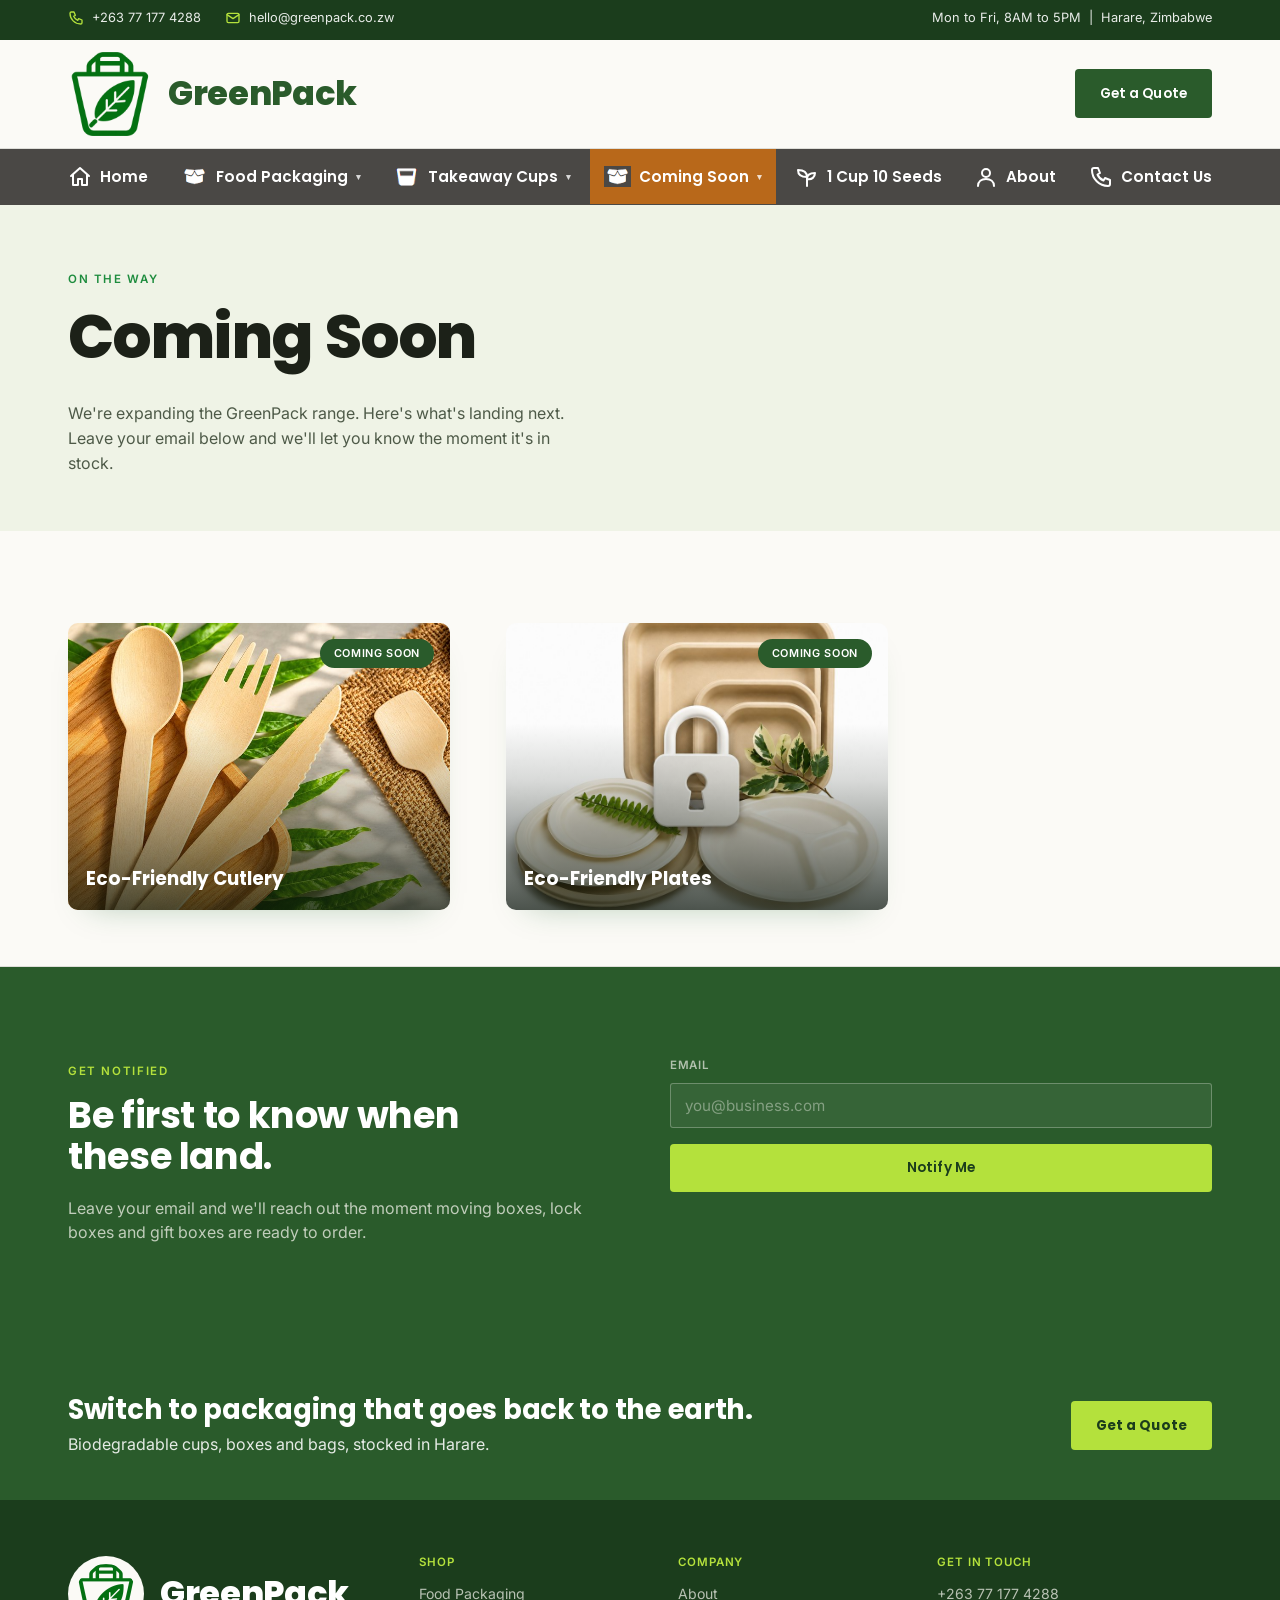
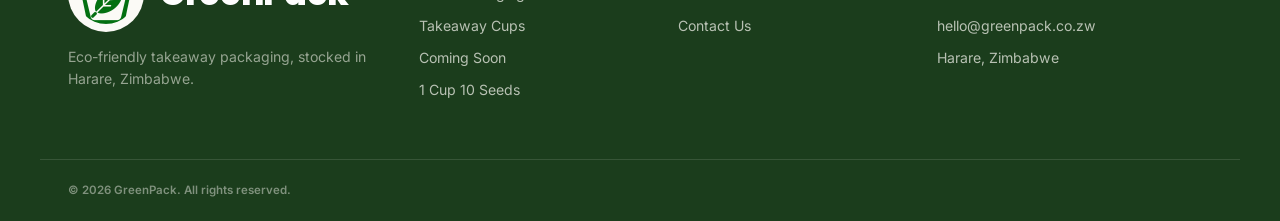
<file: coming-soon.html>
<!DOCTYPE html>
<html lang="en">
<head>
<meta charset="UTF-8">
<meta name="viewport" content="width=device-width, initial-scale=1.0">
<title>Coming Soon | GreenPack</title>
<link rel="icon" type="image/png" sizes="16x16" href="assets/favicon2-16.png?v=5">
<link rel="icon" type="image/png" sizes="32x32" href="assets/favicon2-32.png?v=5">
<link rel="icon" type="image/png" sizes="48x48" href="assets/favicon2-48.png?v=5">
<link rel="apple-touch-icon" sizes="180x180" href="assets/favicon2-180.png?v=5">
<link rel="preconnect" href="https://fonts.googleapis.com">
<link href="https://fonts.googleapis.com/css2?family=Poppins:wght@500;600;700;800&family=Inter:wght@400;500;600&display=swap" rel="stylesheet">
<link rel="stylesheet" href="style.css">
</head>
<body>

<header class="site-header">
  <div class="topbar">
    <div class="wrap topbar-inner">
      <div class="topbar-left">
        <span class="tb-item"><svg class="ico" viewBox="0 0 24 24" width="22" height="22" fill="none" stroke="currentColor" stroke-width="2" stroke-linecap="round" stroke-linejoin="round" aria-hidden="true"><path d="M5 3h4l2 5-2.5 1.5a11 11 0 0 0 6 6L16 13l5 2v4a2 2 0 0 1-2 2A16 16 0 0 1 3 5a2 2 0 0 1 2-2z"/></svg>+263 77 177 4288</span>
        <span class="tb-item"><svg class="ico" viewBox="0 0 24 24" width="22" height="22" fill="none" stroke="currentColor" stroke-width="2" stroke-linecap="round" stroke-linejoin="round" aria-hidden="true"><rect x="3" y="5" width="18" height="14" rx="2"/><path d="M3 7l9 6 9-6"/></svg>hello@greenpack.co.zw</span>
      </div>
      <div class="topbar-right">
        <span>Mon to Fri, 8AM to 5PM &nbsp;|&nbsp; Harare, Zimbabwe</span>
      </div>
    </div>
  </div>

  <div class="brand-row">
    <div class="wrap brand-row-inner">
      <a href="index.html" class="brand">
        <img src="assets/logo-bold.png?v=6" alt="GreenPack logo" class="brand-mark">
        <span class="brand-name">GreenPack</span>
      </a>
      <a href="index.html#contact" class="btn btn-primary brand-cta">Get a Quote</a>
    </div>
  </div>

  <div class="nav-row">
    <div class="wrap nav-row-inner">
      <nav class="main-nav" id="mainNav">
        <a href="index.html" class=""><svg class="ico nav-ico" viewBox="0 0 24 24" width="22" height="22" fill="none" stroke="currentColor" stroke-width="2" stroke-linecap="round" stroke-linejoin="round" aria-hidden="true"><path d="M3 11l9-8 9 8"/><path d="M5 10v10h5v-6h4v6h5V10"/></svg>Home</a>

        <div class="nav-item has-mega">
          <button class="nav-trigger "><img src="assets/icon-box.png" alt="" class="nav-icon-img">Food Packaging <span class="caret">&#9662;</span></button>
            <div class="mega mega-grid mega-grid-photo">
            <a href="food-packaging.html#bagasse"><img src="assets/fp-bagasse.png" class="mega-photo" alt="">Bagasse</a>
            <a href="food-packaging.html#kraft"><img src="assets/fp-kraft.png" class="mega-photo" alt="">Kraft</a>
            <a href="food-packaging.html#ice-cream"><img src="assets/fp-ice-cream.png" class="mega-photo" alt="">Ice Cream</a>
            <a href="food-packaging.html#salad-bowls"><img src="assets/fp-salad-bowls.png" class="mega-photo" alt="">Salad Bowls</a>
            <a href="food-packaging.html#noodle-soup"><img src="assets/fp-noodle-soup.png" class="mega-photo" alt="">Noodle &amp; Soup</a>
            <a href="food-packaging.html#paper-bags"><img src="assets/fp-paper-bags.png" class="mega-photo" alt="">Paper Bags</a>
          </div>
        </div>

        <div class="nav-item has-mega">
          <button class="nav-trigger "><img src="assets/icon-cup.png" alt="" class="nav-icon-img">Takeaway Cups <span class="caret">&#9662;</span></button>
          <div class="mega mega-grid mega-grid-photo mega-grid-2col">
            <a href="takeaway-cups.html#espresso-cups"><img src="assets/tc-espresso-cups.png" class="mega-photo" alt="">Takeaway Coffee Cups</a>
            <a href="takeaway-cups.html#bio-cups"><img src="assets/tc-bio-cups.png" class="mega-photo" alt="">Biodegradable Coffee Cups</a>
          </div>
        </div>

        <div class="nav-item has-mega nav-item-soon">
          <button class="nav-trigger nav-trigger-soon active"><img src="assets/icon-box.png" alt="" class="nav-icon-img">Coming Soon <span class="caret">&#9662;</span></button>
          <div class="mega mega-grid mega-grid-photo mega-grid-2col mega-soon">
            <a href="coming-soon.html#cutlery"><img src="assets/ic-paddles.png" class="mega-photo" alt="">Eco-Friendly Cutlery <em>Soon</em></a>
            <a href="coming-soon.html#plates"><img src="assets/plates.jpg" class="mega-photo" alt="">Eco-Friendly Plates <em>Soon</em></a>
          </div>
        </div>

        <a href="one-cup-ten-seeds.html" class=""><svg class="ico nav-ico" viewBox="0 0 24 24" width="22" height="22" fill="none" stroke="currentColor" stroke-width="2" stroke-linecap="round" stroke-linejoin="round" aria-hidden="true"><path d="M12 21v-9"/><path d="M12 12C12 7 8 5 3 5c0 5 3 7 9 7z"/><path d="M12 14c0-4 3-6 8-6 0 4-3 7-8 6z"/></svg>1 Cup 10 Seeds</a>
        <a href="about.html" class=""><svg class="ico nav-ico" viewBox="0 0 24 24" width="22" height="22" fill="none" stroke="currentColor" stroke-width="2" stroke-linecap="round" stroke-linejoin="round" aria-hidden="true"><circle cx="12" cy="8" r="4"/><path d="M4 21c0-4.5 3.5-7 8-7s8 2.5 8 7"/></svg>About</a>
        <a href="index.html#contact"><svg class="ico nav-ico" viewBox="0 0 24 24" width="22" height="22" fill="none" stroke="currentColor" stroke-width="2" stroke-linecap="round" stroke-linejoin="round" aria-hidden="true"><path d="M5 3h4l2 5-2.5 1.5a11 11 0 0 0 6 6L16 13l5 2v4a2 2 0 0 1-2 2A16 16 0 0 1 3 5a2 2 0 0 1 2-2z"/></svg>Contact Us</a>
      </nav>

      <button class="nav-toggle" id="navToggle" aria-label="Toggle menu" aria-expanded="false">
        <span></span><span></span><span></span>
      </button>
    </div>
  </div>
</header>

<section class="page-banner">
  <div class="wrap">
    <span class="eyebrow">On the way</span>
    <h1>Coming Soon</h1>
    <p class="section-sub">We're expanding the GreenPack range. Here's what's landing next. Leave your email below and we'll let you know the moment it's in stock.</p>
  </div>
</section>

<section class="cat-section">
  <div class="wrap">
    <div class="cat-grid cat-grid-photo soon-photo-grid">
      <div class="cat-photo-card reveal" id="cutlery">
        <img src="assets/cat-cutlery-soon.jpg" alt="Eco-Friendly Cutlery">
        <span class="stamp cat-photo-soon-chip">Coming Soon</span>
        <span class="cat-photo-label">Eco-Friendly Cutlery</span>
      </div>
      <div class="cat-photo-card reveal" id="plates">
        <img src="assets/cat-plates-soon.jpg" alt="Eco-Friendly Plates">
        <span class="stamp cat-photo-soon-chip">Coming Soon</span>
        <span class="cat-photo-label">Eco-Friendly Plates</span>
      </div>
    </div>
  </div>
</section>

<section class="contact" id="notify">
  <div class="wrap contact-inner">
    <div class="contact-copy reveal">
      <span class="eyebrow">Get notified</span>
      <h2>Be first to know when these land.</h2>
      <p>Leave your email and we'll reach out the moment moving boxes, lock boxes and gift boxes are ready to order.</p>
    </div>
    <form class="contact-form reveal" id="notifyForm">
      <label>Email<input type="email" name="email" required placeholder="you@business.com"></label>
      <button type="submit" class="btn btn-primary btn-full">Notify Me</button>
      <p class="form-note" id="notifyNote" role="status"></p>
    </form>
  </div>
</section>

<section class="green-band">
  <div class="wrap green-band-inner">
    <div>
      <h2>Switch to packaging that goes back to the earth.</h2>
      <p>Biodegradable cups, boxes and bags, stocked in Harare.</p>
    </div>
    <a href="index.html#contact" class="btn green-band-btn">Get a Quote</a>
  </div>
</section>

<footer class="site-footer">
  <div class="wrap footer-inner">
    <div class="footer-brand">
      <a href="index.html" class="brand">
        <img src="assets/logo-bold.png?v=6" alt="GreenPack logo" class="brand-mark">
        <span class="brand-name">GreenPack</span>
      </a>
      <p>Eco-friendly takeaway packaging, stocked in Harare, Zimbabwe.</p>
    </div>

    <div class="footer-col">
      <h4>Shop</h4>
      <a href="food-packaging.html">Food Packaging</a>
      <a href="takeaway-cups.html">Takeaway Cups</a>
      <a href="coming-soon.html">Coming Soon</a>
      <a href="one-cup-ten-seeds.html">1 Cup 10 Seeds</a>
    </div>

    <div class="footer-col">
      <h4>Company</h4>
      <a href="about.html">About</a>
      <a href="index.html#contact">Contact Us</a>
    </div>

    <div class="footer-col">
      <h4>Get in touch</h4>
      <span>+263 77 177 4288</span>
      <span>hello@greenpack.co.zw</span>
      <span>Harare, Zimbabwe</span>
    </div>
  </div>
  <div class="wrap footer-bottom">
    <p>&copy; <span id="year"></span> GreenPack. All rights reserved.</p>
  </div>
</footer>
<script src="script.js"></script>
</body>
</html>
</file>
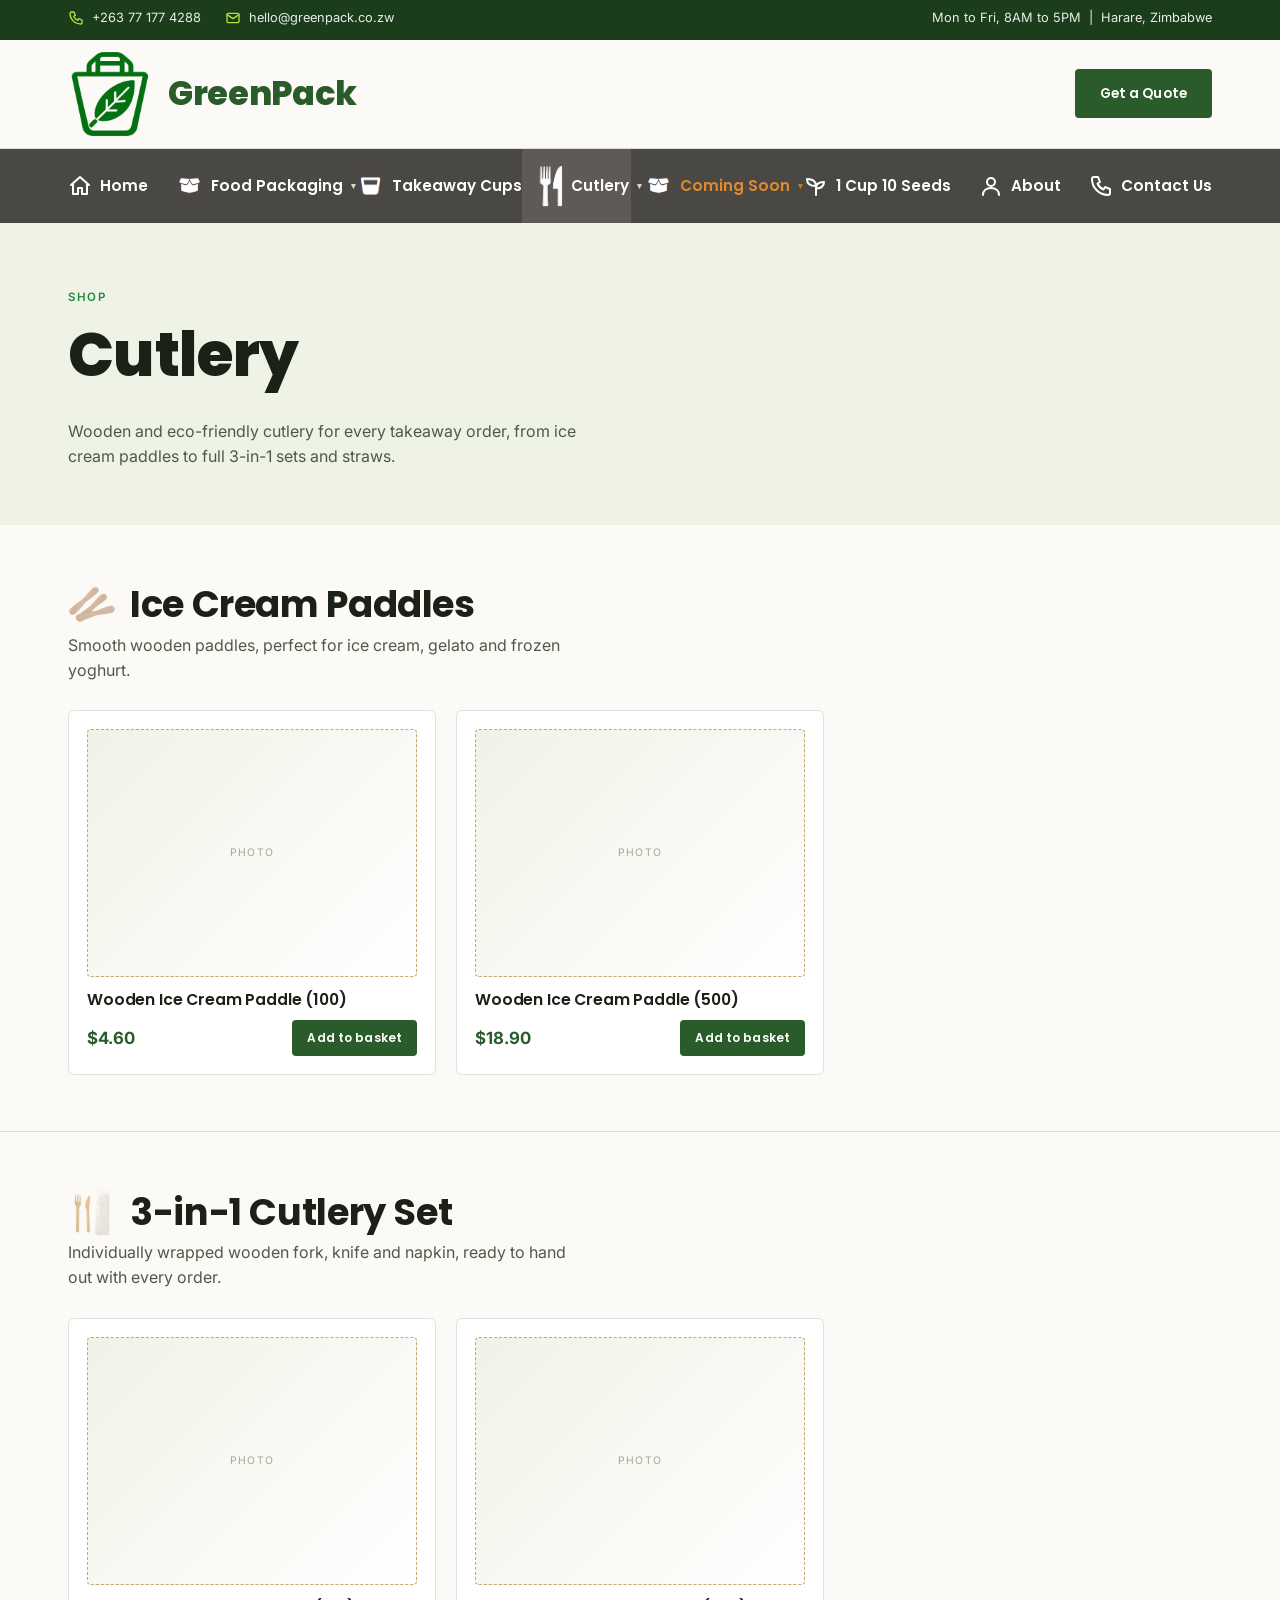
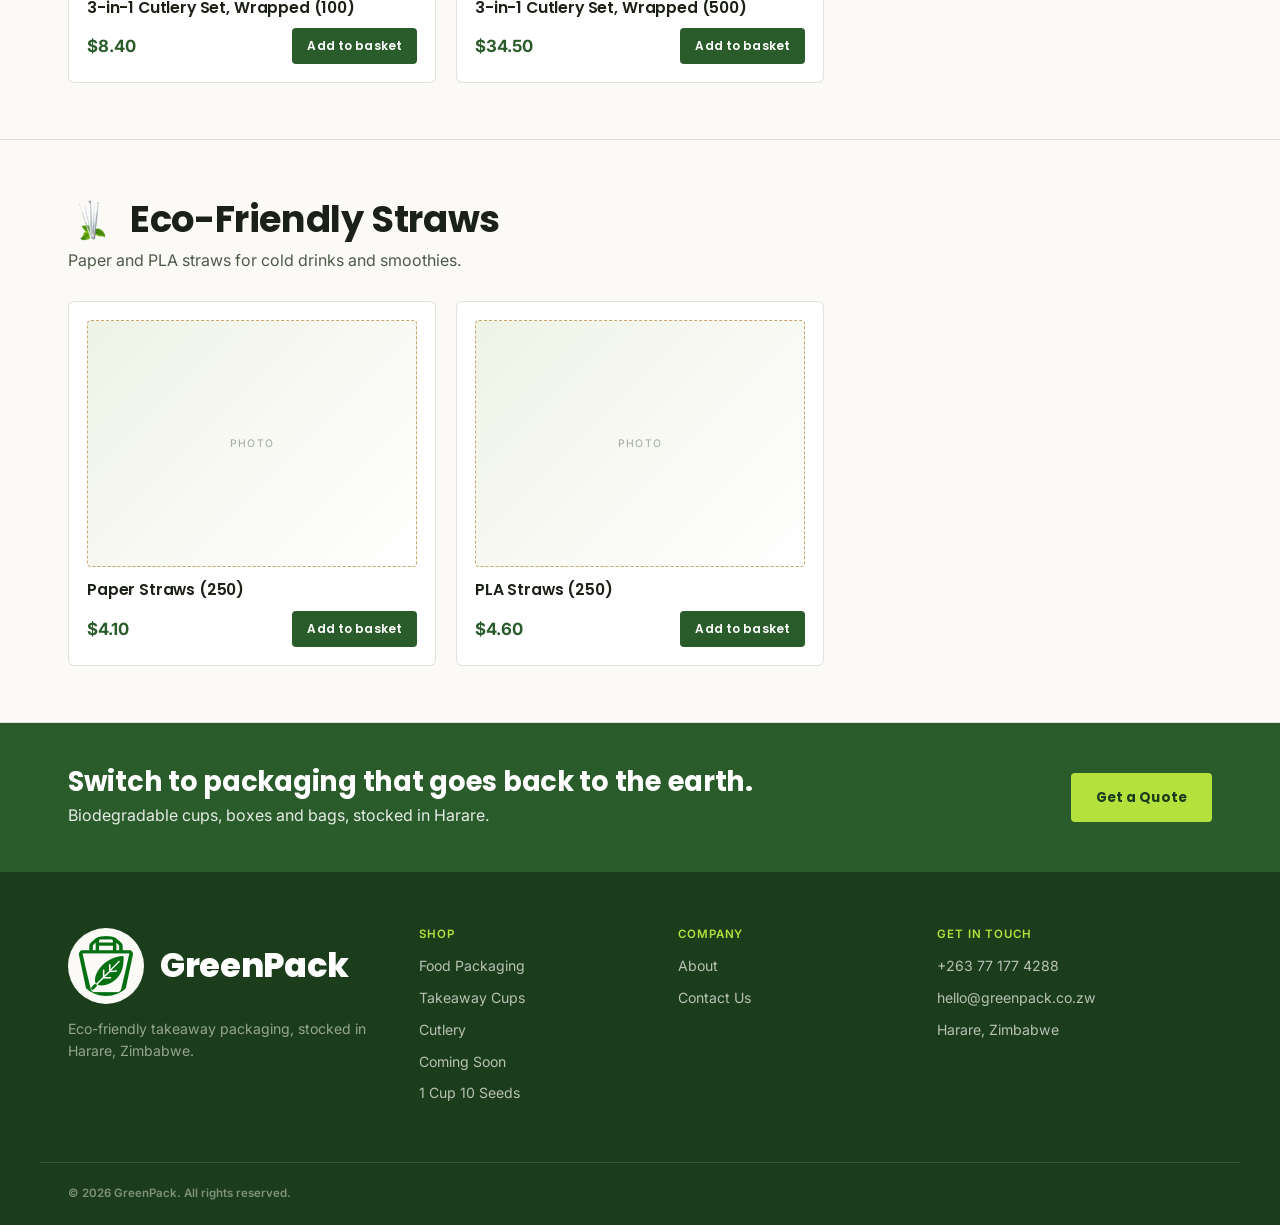
<file: cutlery.html>
<!DOCTYPE html>
<html lang="en">
<head>
<meta charset="UTF-8">
<meta name="viewport" content="width=device-width, initial-scale=1.0">
<title>Cutlery | GreenPack</title>
<link rel="icon" type="image/png" sizes="16x16" href="assets/favicon2-16.png?v=5">
<link rel="icon" type="image/png" sizes="32x32" href="assets/favicon2-32.png?v=5">
<link rel="icon" type="image/png" sizes="48x48" href="assets/favicon2-48.png?v=5">
<link rel="apple-touch-icon" sizes="180x180" href="assets/favicon2-180.png?v=5">
<link rel="preconnect" href="https://fonts.googleapis.com">
<link href="https://fonts.googleapis.com/css2?family=Poppins:wght@500;600;700;800&family=Inter:wght@400;500;600&display=swap" rel="stylesheet">
<link rel="stylesheet" href="style.css">
</head>
<body>

<header class="site-header">
  <div class="topbar">
    <div class="wrap topbar-inner">
      <div class="topbar-left">
        <span class="tb-item"><svg class="ico" viewBox="0 0 24 24" width="22" height="22" fill="none" stroke="currentColor" stroke-width="2" stroke-linecap="round" stroke-linejoin="round" aria-hidden="true"><path d="M5 3h4l2 5-2.5 1.5a11 11 0 0 0 6 6L16 13l5 2v4a2 2 0 0 1-2 2A16 16 0 0 1 3 5a2 2 0 0 1 2-2z"/></svg>+263 77 177 4288</span>
        <span class="tb-item"><svg class="ico" viewBox="0 0 24 24" width="22" height="22" fill="none" stroke="currentColor" stroke-width="2" stroke-linecap="round" stroke-linejoin="round" aria-hidden="true"><rect x="3" y="5" width="18" height="14" rx="2"/><path d="M3 7l9 6 9-6"/></svg>hello@greenpack.co.zw</span>
      </div>
      <div class="topbar-right">
        <span>Mon to Fri, 8AM to 5PM &nbsp;|&nbsp; Harare, Zimbabwe</span>
      </div>
    </div>
  </div>

  <div class="brand-row">
    <div class="wrap brand-row-inner">
      <a href="index.html" class="brand">
        <img src="assets/logo-bold.png?v=6" alt="GreenPack logo" class="brand-mark">
        <span class="brand-name">GreenPack</span>
      </a>
      <a href="index.html#contact" class="btn btn-primary brand-cta">Get a Quote</a>
    </div>
  </div>

  <div class="nav-row">
    <div class="wrap nav-row-inner">
      <nav class="main-nav" id="mainNav">
        <a href="index.html" class=""><svg class="ico nav-ico" viewBox="0 0 24 24" width="22" height="22" fill="none" stroke="currentColor" stroke-width="2" stroke-linecap="round" stroke-linejoin="round" aria-hidden="true"><path d="M3 11l9-8 9 8"/><path d="M5 10v10h5v-6h4v6h5V10"/></svg>Home</a>

        <div class="nav-item has-mega">
          <button class="nav-trigger "><img src="assets/icon-box.png" alt="" class="nav-icon-img">Food Packaging <span class="caret">&#9662;</span></button>
            <div class="mega mega-grid mega-grid-photo">
            <a href="food-packaging.html#bagasse"><img src="assets/fp-bagasse.png" class="mega-photo" alt="">Bagasse</a>
            <a href="food-packaging.html#kraft"><img src="assets/fp-kraft.png" class="mega-photo" alt="">Kraft</a>
            <a href="food-packaging.html#ice-cream"><img src="assets/fp-ice-cream.png" class="mega-photo" alt="">Ice Cream</a>
            <a href="food-packaging.html#salad-bowls"><img src="assets/fp-salad-bowls.png" class="mega-photo" alt="">Salad Bowls</a>
            <a href="food-packaging.html#noodle-soup"><img src="assets/fp-noodle-soup.png" class="mega-photo" alt="">Noodle &amp; Soup</a>
            <a href="food-packaging.html#paper-bags"><img src="assets/fp-paper-bags.png" class="mega-photo" alt="">Paper Bags</a>
          </div>
        </div>

        <div class="nav-item has-mega">
          <button class="nav-trigger "><img src="assets/icon-cup.png" alt="" class="nav-icon-img">Takeaway Cups <span class="caret">&#9662;</span></button>
          <div class="mega mega-grid mega-grid-photo mega-grid-2col">
            <a href="takeaway-cups.html#espresso-cups"><img src="assets/tc-espresso-cups.png" class="mega-photo" alt="">Takeaway Coffee Cups</a>
            <a href="takeaway-cups.html#bio-cups"><img src="assets/tc-bio-cups.png" class="mega-photo" alt="">Biodegradable Coffee Cups</a>
          </div>
        </div>

        <div class="nav-item has-mega">
          <button class="nav-trigger active"><img src="assets/icon-cutlery-nav.png" alt="" class="nav-icon-img">Cutlery <span class="caret">&#9662;</span></button>
          <div class="mega mega-grid mega-grid-photo mega-grid-2col">
            <a href="cutlery.html#paddles"><img src="assets/ic-paddles.png" class="mega-photo" alt="">Ice Cream Paddles</a>
            <a href="cutlery.html#cutlery-set"><img src="assets/ic-cutlery-set.png" class="mega-photo" alt="">3-in-1 Cutlery Set</a>
            <a href="cutlery.html#straws"><img src="assets/ic-straws.png" class="mega-photo" alt="">Eco-Friendly Straws</a>
          </div>
        </div>

        <div class="nav-item has-mega nav-item-soon">
          <button class="nav-trigger nav-trigger-soon "><img src="assets/icon-box.png" alt="" class="nav-icon-img">Coming Soon <span class="caret">&#9662;</span></button>
          <div class="mega mega-grid mega-grid-photo mega-grid-2col mega-soon">
            <a href="coming-soon.html#moving-boxes"><img src="assets/cs-moving-boxes.png" class="mega-photo" alt="">Moving Boxes <em>Soon</em></a>
          </div>
        </div>

        <a href="one-cup-ten-seeds.html" class=""><svg class="ico nav-ico" viewBox="0 0 24 24" width="22" height="22" fill="none" stroke="currentColor" stroke-width="2" stroke-linecap="round" stroke-linejoin="round" aria-hidden="true"><path d="M12 21v-9"/><path d="M12 12C12 7 8 5 3 5c0 5 3 7 9 7z"/><path d="M12 14c0-4 3-6 8-6 0 4-3 7-8 6z"/></svg>1 Cup 10 Seeds</a>
        <a href="about.html" class=""><svg class="ico nav-ico" viewBox="0 0 24 24" width="22" height="22" fill="none" stroke="currentColor" stroke-width="2" stroke-linecap="round" stroke-linejoin="round" aria-hidden="true"><circle cx="12" cy="8" r="4"/><path d="M4 21c0-4.5 3.5-7 8-7s8 2.5 8 7"/></svg>About</a>
        <a href="index.html#contact"><svg class="ico nav-ico" viewBox="0 0 24 24" width="22" height="22" fill="none" stroke="currentColor" stroke-width="2" stroke-linecap="round" stroke-linejoin="round" aria-hidden="true"><path d="M5 3h4l2 5-2.5 1.5a11 11 0 0 0 6 6L16 13l5 2v4a2 2 0 0 1-2 2A16 16 0 0 1 3 5a2 2 0 0 1 2-2z"/></svg>Contact Us</a>
      </nav>

      <button class="nav-toggle" id="navToggle" aria-label="Toggle menu" aria-expanded="false">
        <span></span><span></span><span></span>
      </button>
    </div>
  </div>
</header>

<section class="page-banner">
  <div class="wrap">
    <span class="eyebrow">Shop</span>
    <h1>Cutlery</h1>
    <p class="section-sub">Wooden and eco-friendly cutlery for every takeaway order, from ice cream paddles to full 3-in-1 sets and straws.</p>
  </div>
</section>

<section class="cat-section" id="paddles">
  <div class="wrap">
    <div class="cat-section-head">
      <img src="assets/ic-paddles.png" alt="" class="cat-section-icon">
      <h2>Ice Cream Paddles</h2>
    </div>
    <p class="section-sub">Smooth wooden paddles, perfect for ice cream, gelato and frozen yoghurt.</p>
    <div class="product-grid">
      <div class="product-card">
        <span class="tile"></span>
        <h3>Wooden Ice Cream Paddle (100)</h3>
        <div class="price-row"><span class="price">$4.60</span><button class="btn btn-primary btn-sm">Add to basket</button></div>
      </div>
      <div class="product-card">
        <span class="tile"></span>
        <h3>Wooden Ice Cream Paddle (500)</h3>
        <div class="price-row"><span class="price">$18.90</span><button class="btn btn-primary btn-sm">Add to basket</button></div>
      </div>
    </div>
  </div>
</section>

<section class="cat-section" id="cutlery-set">
  <div class="wrap">
    <div class="cat-section-head">
      <img src="assets/ic-cutlery-set.png" alt="" class="cat-section-icon">
      <h2>3-in-1 Cutlery Set</h2>
    </div>
    <p class="section-sub">Individually wrapped wooden fork, knife and napkin, ready to hand out with every order.</p>
    <div class="product-grid">
      <div class="product-card">
        <span class="tile"></span>
        <h3>3-in-1 Cutlery Set, Wrapped (100)</h3>
        <div class="price-row"><span class="price">$8.40</span><button class="btn btn-primary btn-sm">Add to basket</button></div>
      </div>
      <div class="product-card">
        <span class="tile"></span>
        <h3>3-in-1 Cutlery Set, Wrapped (500)</h3>
        <div class="price-row"><span class="price">$34.50</span><button class="btn btn-primary btn-sm">Add to basket</button></div>
      </div>
    </div>
  </div>
</section>

<section class="cat-section" id="straws">
  <div class="wrap">
    <div class="cat-section-head">
      <img src="assets/ic-straws.png" alt="" class="cat-section-icon">
      <h2>Eco-Friendly Straws</h2>
    </div>
    <p class="section-sub">Paper and PLA straws for cold drinks and smoothies.</p>
    <div class="product-grid">
      <div class="product-card">
        <span class="tile"></span>
        <h3>Paper Straws (250)</h3>
        <div class="price-row"><span class="price">$4.10</span><button class="btn btn-primary btn-sm">Add to basket</button></div>
      </div>
      <div class="product-card">
        <span class="tile"></span>
        <h3>PLA Straws (250)</h3>
        <div class="price-row"><span class="price">$4.60</span><button class="btn btn-primary btn-sm">Add to basket</button></div>
      </div>
    </div>
  </div>
</section>

<section class="green-band">
  <div class="wrap green-band-inner">
    <div>
      <h2>Switch to packaging that goes back to the earth.</h2>
      <p>Biodegradable cups, boxes and bags, stocked in Harare.</p>
    </div>
    <a href="index.html#contact" class="btn green-band-btn">Get a Quote</a>
  </div>
</section>

<footer class="site-footer">
  <div class="wrap footer-inner">
    <div class="footer-brand">
      <a href="index.html" class="brand">
        <img src="assets/logo-bold.png?v=6" alt="GreenPack logo" class="brand-mark">
        <span class="brand-name">GreenPack</span>
      </a>
      <p>Eco-friendly takeaway packaging, stocked in Harare, Zimbabwe.</p>
    </div>

    <div class="footer-col">
      <h4>Shop</h4>
      <a href="food-packaging.html">Food Packaging</a>
      <a href="takeaway-cups.html">Takeaway Cups</a>
      <a href="cutlery.html">Cutlery</a>
      <a href="coming-soon.html">Coming Soon</a>
      <a href="one-cup-ten-seeds.html">1 Cup 10 Seeds</a>
    </div>

    <div class="footer-col">
      <h4>Company</h4>
      <a href="about.html">About</a>
      <a href="index.html#contact">Contact Us</a>
    </div>

    <div class="footer-col">
      <h4>Get in touch</h4>
      <span>+263 77 177 4288</span>
      <span>hello@greenpack.co.zw</span>
      <span>Harare, Zimbabwe</span>
    </div>
  </div>
  <div class="wrap footer-bottom">
    <p>&copy; <span id="year"></span> GreenPack. All rights reserved.</p>
  </div>
</footer>
<script src="script.js"></script>
</body>
</html>
</file>
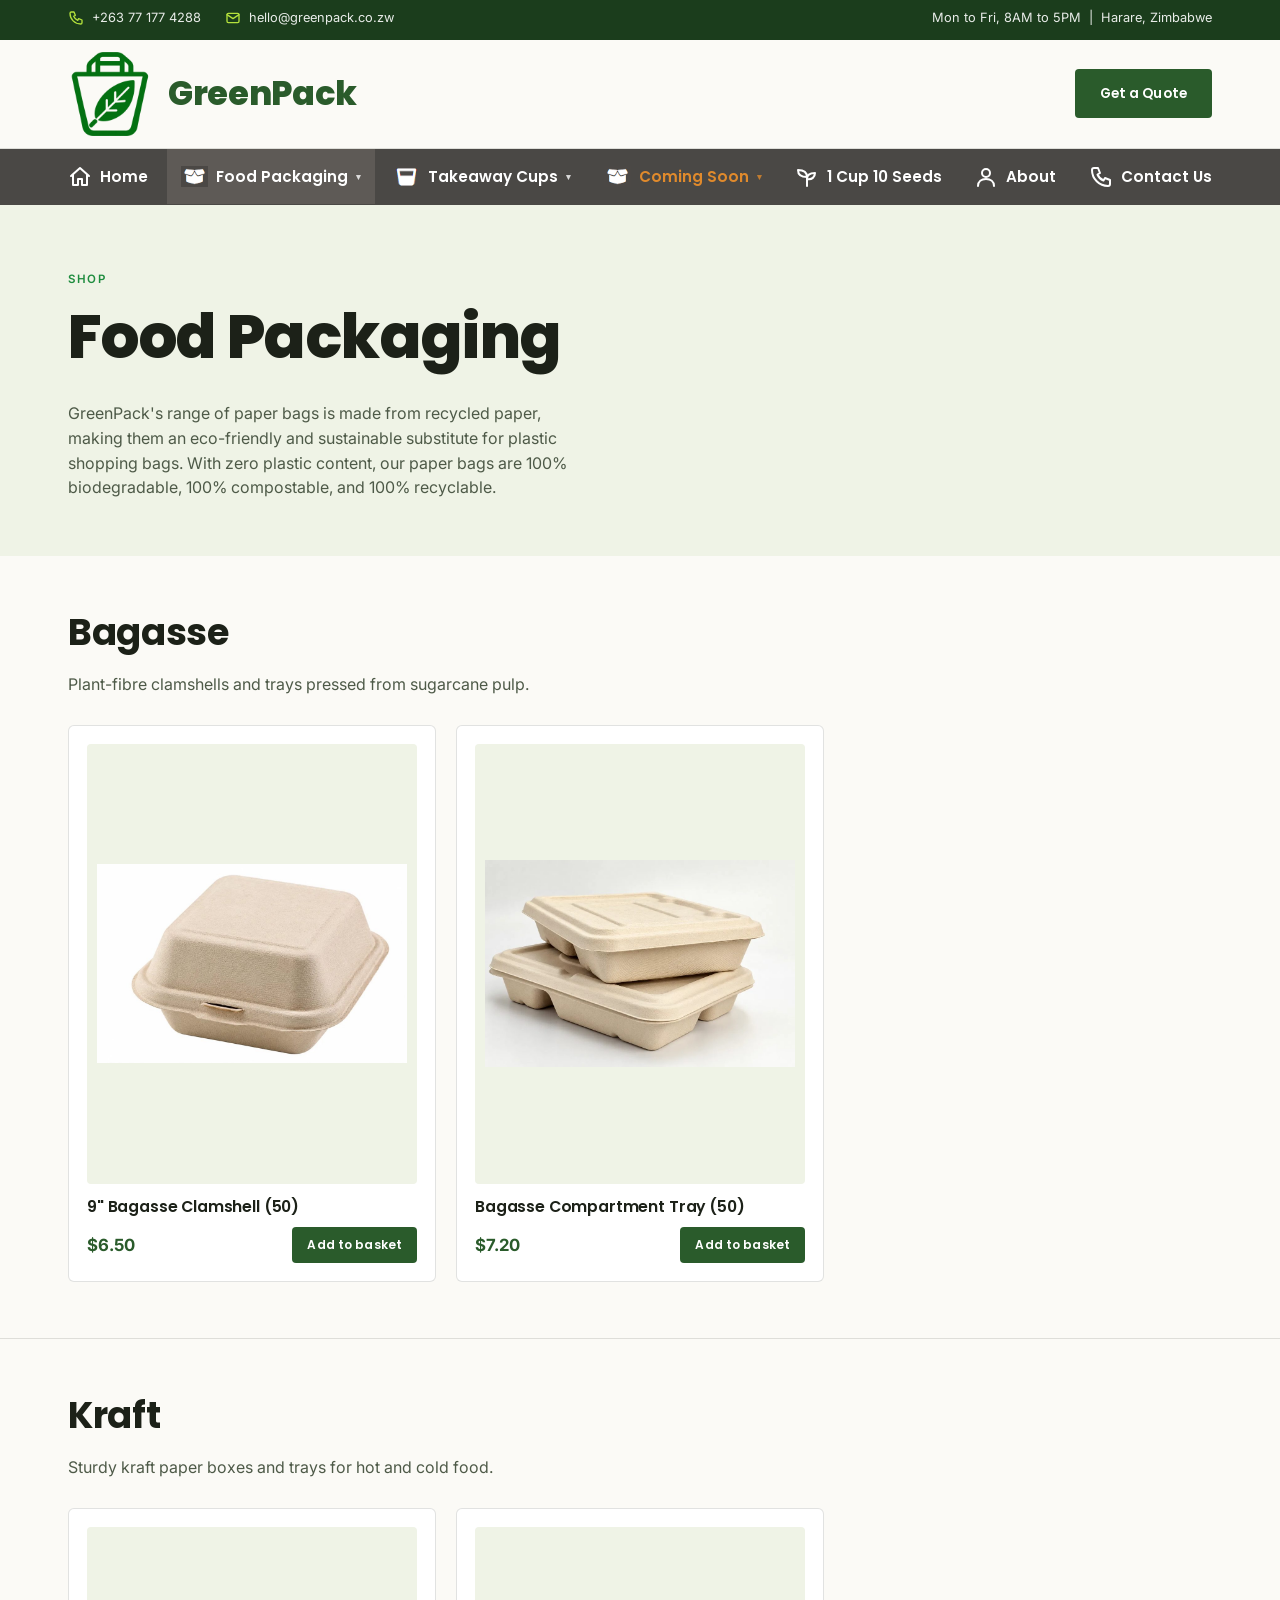
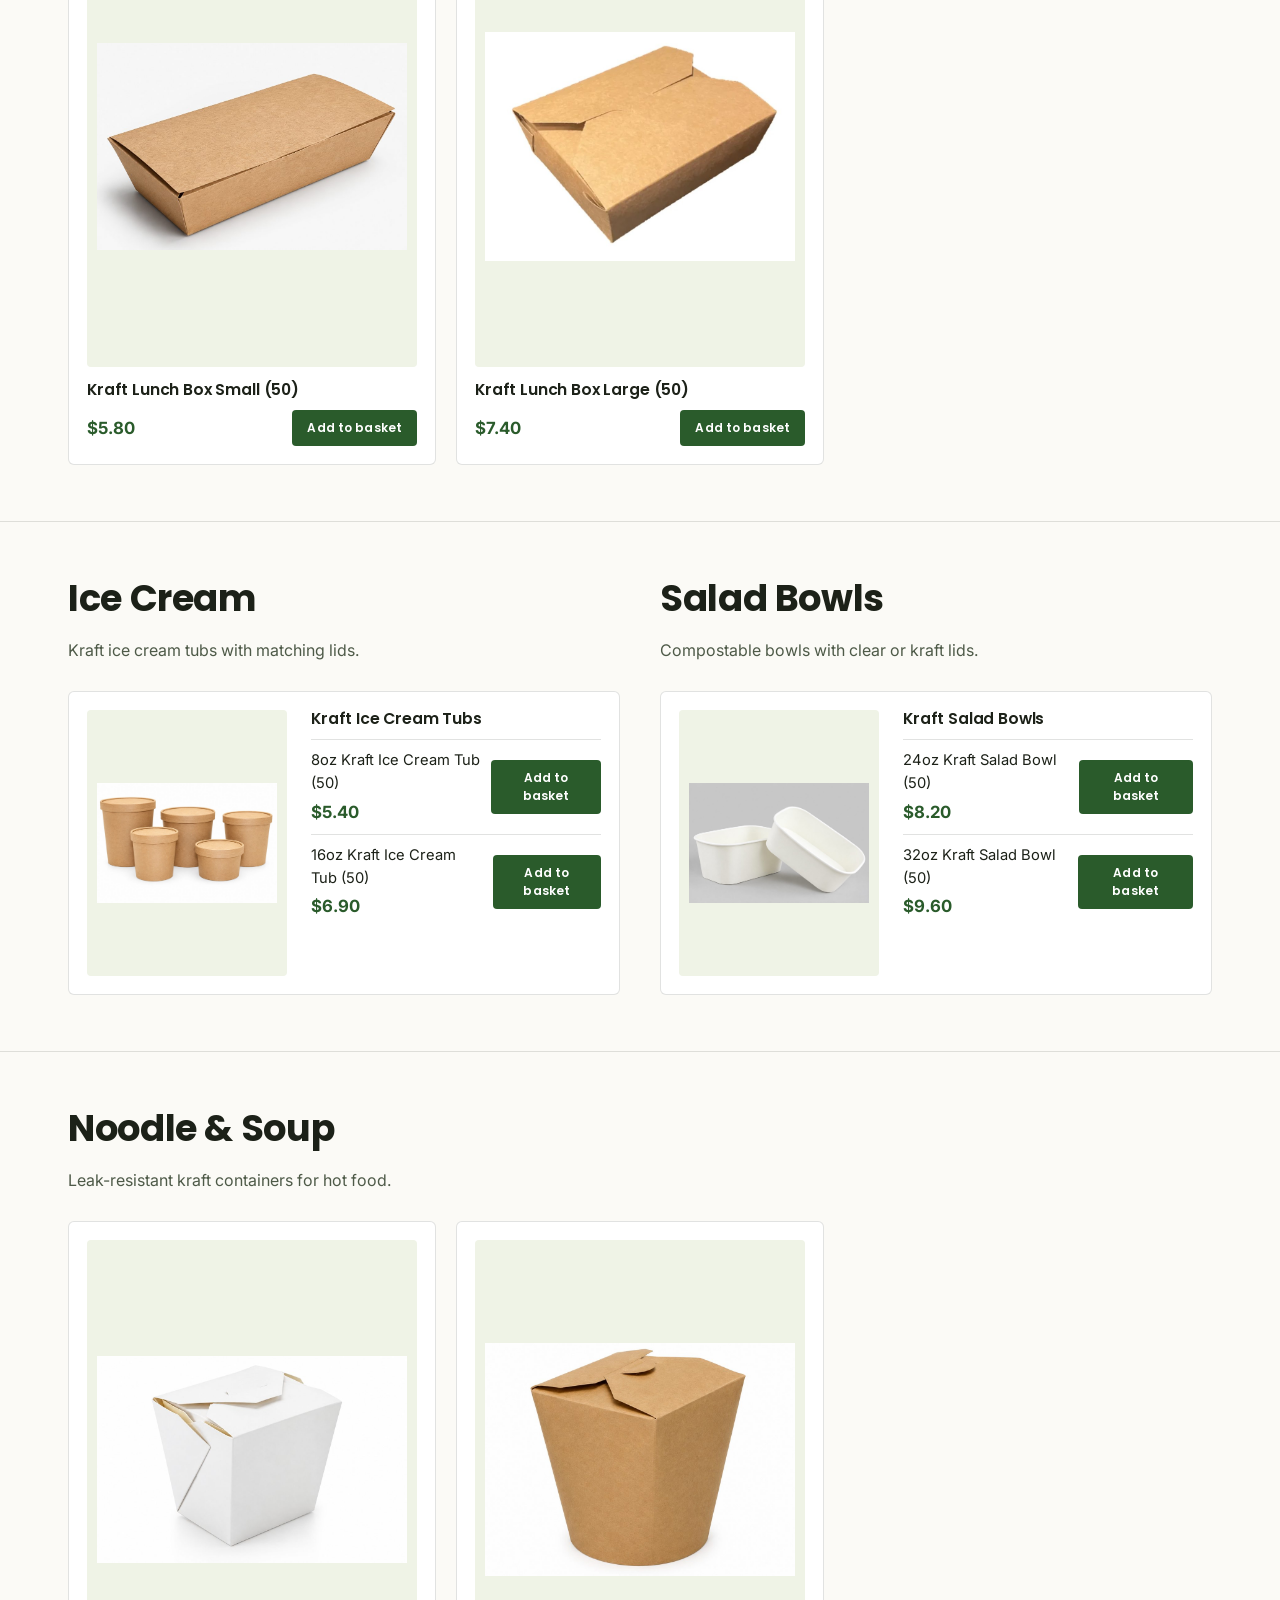
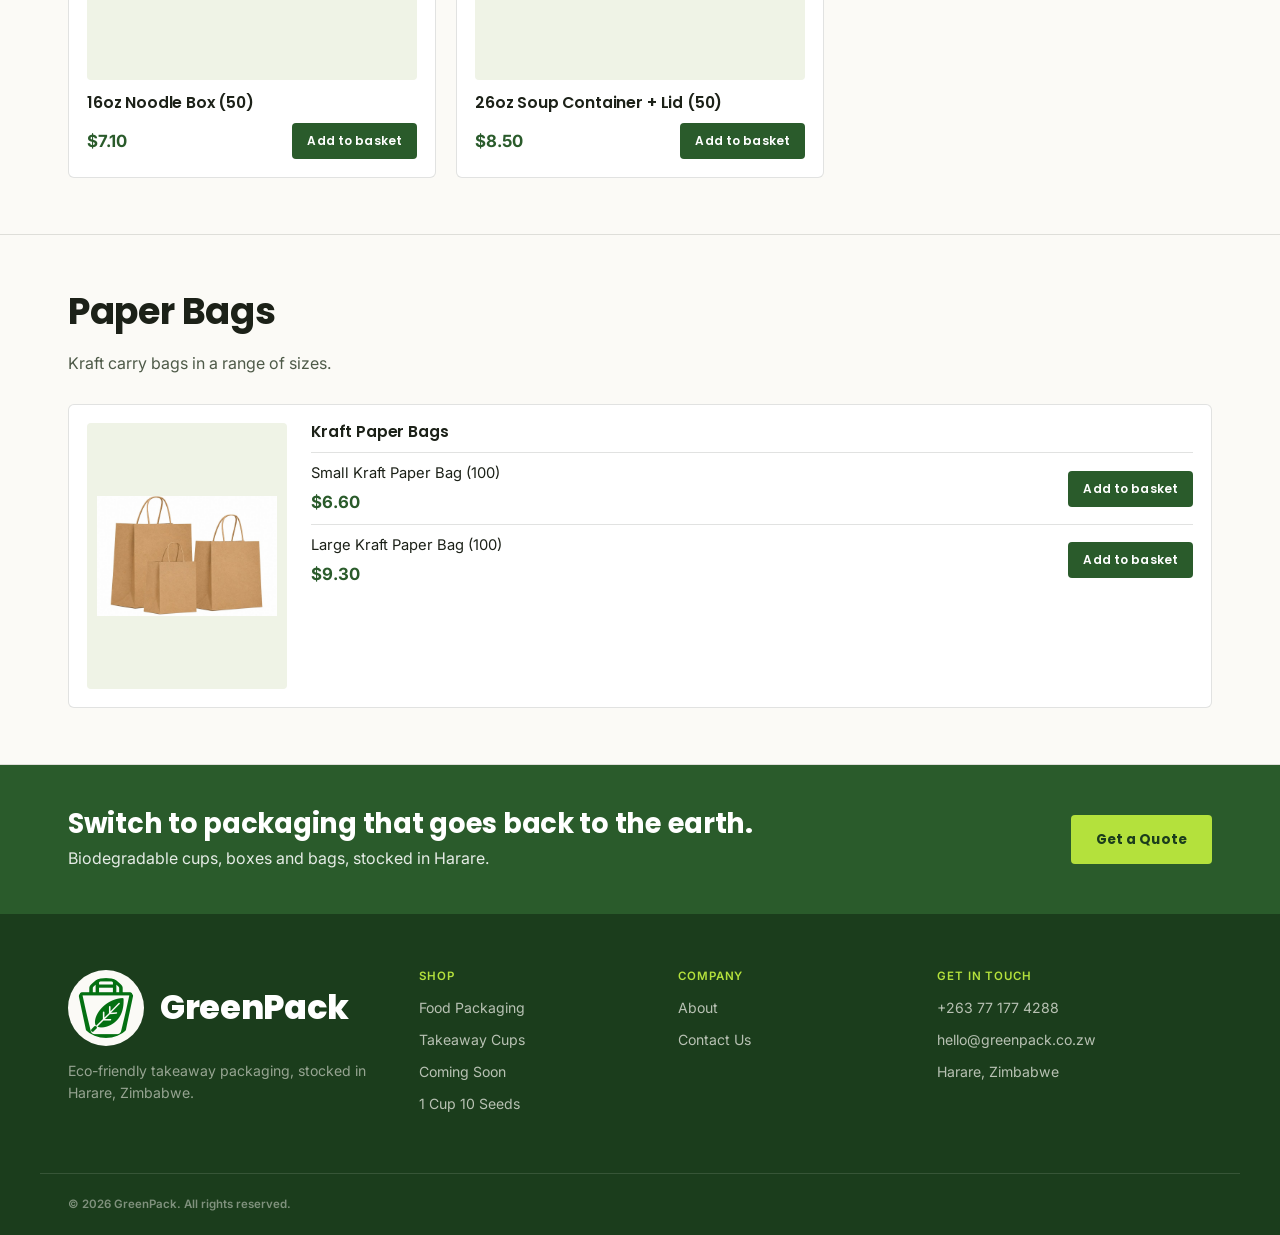
<file: food-packaging.html>
<!DOCTYPE html>
<html lang="en">
<head>
<meta charset="UTF-8">
<meta name="viewport" content="width=device-width, initial-scale=1.0">
<title>Food Packaging | GreenPack</title>
<link rel="icon" type="image/png" sizes="16x16" href="assets/favicon2-16.png?v=5">
<link rel="icon" type="image/png" sizes="32x32" href="assets/favicon2-32.png?v=5">
<link rel="icon" type="image/png" sizes="48x48" href="assets/favicon2-48.png?v=5">
<link rel="apple-touch-icon" sizes="180x180" href="assets/favicon2-180.png?v=5">
<link rel="preconnect" href="https://fonts.googleapis.com">
<link href="https://fonts.googleapis.com/css2?family=Poppins:wght@500;600;700;800&family=Inter:wght@400;500;600&display=swap" rel="stylesheet">
<link rel="stylesheet" href="style.css">
</head>
<body>

<header class="site-header">
  <div class="topbar">
    <div class="wrap topbar-inner">
      <div class="topbar-left">
        <span class="tb-item"><svg class="ico" viewBox="0 0 24 24" width="22" height="22" fill="none" stroke="currentColor" stroke-width="2" stroke-linecap="round" stroke-linejoin="round" aria-hidden="true"><path d="M5 3h4l2 5-2.5 1.5a11 11 0 0 0 6 6L16 13l5 2v4a2 2 0 0 1-2 2A16 16 0 0 1 3 5a2 2 0 0 1 2-2z"/></svg>+263 77 177 4288</span>
        <span class="tb-item"><svg class="ico" viewBox="0 0 24 24" width="22" height="22" fill="none" stroke="currentColor" stroke-width="2" stroke-linecap="round" stroke-linejoin="round" aria-hidden="true"><rect x="3" y="5" width="18" height="14" rx="2"/><path d="M3 7l9 6 9-6"/></svg>hello@greenpack.co.zw</span>
      </div>
      <div class="topbar-right">
        <span>Mon to Fri, 8AM to 5PM &nbsp;|&nbsp; Harare, Zimbabwe</span>
      </div>
    </div>
  </div>

  <div class="brand-row">
    <div class="wrap brand-row-inner">
      <a href="index.html" class="brand">
        <img src="assets/logo-bold.png?v=6" alt="GreenPack logo" class="brand-mark">
        <span class="brand-name">GreenPack</span>
      </a>
      <a href="index.html#contact" class="btn btn-primary brand-cta">Get a Quote</a>
    </div>
  </div>

  <div class="nav-row">
    <div class="wrap nav-row-inner">
      <nav class="main-nav" id="mainNav">
        <a href="index.html" class=""><svg class="ico nav-ico" viewBox="0 0 24 24" width="22" height="22" fill="none" stroke="currentColor" stroke-width="2" stroke-linecap="round" stroke-linejoin="round" aria-hidden="true"><path d="M3 11l9-8 9 8"/><path d="M5 10v10h5v-6h4v6h5V10"/></svg>Home</a>

        <div class="nav-item has-mega">
          <button class="nav-trigger active"><img src="assets/icon-box.png" alt="" class="nav-icon-img">Food Packaging <span class="caret">&#9662;</span></button>
            <div class="mega mega-grid mega-grid-photo">
            <a href="food-packaging.html#bagasse"><img src="assets/fp-bagasse.png" class="mega-photo" alt="">Bagasse</a>
            <a href="food-packaging.html#kraft"><img src="assets/fp-kraft.png" class="mega-photo" alt="">Kraft</a>
            <a href="food-packaging.html#ice-cream"><img src="assets/fp-ice-cream.png" class="mega-photo" alt="">Ice Cream</a>
            <a href="food-packaging.html#salad-bowls"><img src="assets/fp-salad-bowls.png" class="mega-photo" alt="">Salad Bowls</a>
            <a href="food-packaging.html#noodle-soup"><img src="assets/fp-noodle-soup.png" class="mega-photo" alt="">Noodle &amp; Soup</a>
            <a href="food-packaging.html#paper-bags"><img src="assets/fp-paper-bags.png" class="mega-photo" alt="">Paper Bags</a>
          </div>
        </div>

        <div class="nav-item has-mega">
          <button class="nav-trigger "><img src="assets/icon-cup.png" alt="" class="nav-icon-img">Takeaway Cups <span class="caret">&#9662;</span></button>
          <div class="mega mega-grid mega-grid-photo mega-grid-2col">
            <a href="takeaway-cups.html#espresso-cups"><img src="assets/tc-espresso-cups.png" class="mega-photo" alt="">Takeaway Coffee Cups</a>
            <a href="takeaway-cups.html#bio-cups"><img src="assets/tc-bio-cups.png" class="mega-photo" alt="">Biodegradable Coffee Cups</a>
          </div>
        </div>

        <div class="nav-item has-mega nav-item-soon">
          <button class="nav-trigger nav-trigger-soon "><img src="assets/icon-box.png" alt="" class="nav-icon-img">Coming Soon <span class="caret">&#9662;</span></button>
          <div class="mega mega-grid mega-grid-photo mega-grid-2col mega-soon">
            <a href="coming-soon.html#plates"><img src="assets/plates.jpg" class="mega-photo" alt="">Eco-Friendly Plates <em>Soon</em></a>
            <a href="coming-soon.html#cutlery"><img src="assets/ic-paddles.png" class="mega-photo" alt="">Eco-Friendly Cutlery <em>Soon</em></a>
          </div>
        </div>

        <a href="one-cup-ten-seeds.html" class=""><svg class="ico nav-ico" viewBox="0 0 24 24" width="22" height="22" fill="none" stroke="currentColor" stroke-width="2" stroke-linecap="round" stroke-linejoin="round" aria-hidden="true"><path d="M12 21v-9"/><path d="M12 12C12 7 8 5 3 5c0 5 3 7 9 7z"/><path d="M12 14c0-4 3-6 8-6 0 4-3 7-8 6z"/></svg>1 Cup 10 Seeds</a>
        <a href="about.html" class=""><svg class="ico nav-ico" viewBox="0 0 24 24" width="22" height="22" fill="none" stroke="currentColor" stroke-width="2" stroke-linecap="round" stroke-linejoin="round" aria-hidden="true"><circle cx="12" cy="8" r="4"/><path d="M4 21c0-4.5 3.5-7 8-7s8 2.5 8 7"/></svg>About</a>
        <a href="index.html#contact"><svg class="ico nav-ico" viewBox="0 0 24 24" width="22" height="22" fill="none" stroke="currentColor" stroke-width="2" stroke-linecap="round" stroke-linejoin="round" aria-hidden="true"><path d="M5 3h4l2 5-2.5 1.5a11 11 0 0 0 6 6L16 13l5 2v4a2 2 0 0 1-2 2A16 16 0 0 1 3 5a2 2 0 0 1 2-2z"/></svg>Contact Us</a>
      </nav>

      <button class="nav-toggle" id="navToggle" aria-label="Toggle menu" aria-expanded="false">
        <span></span><span></span><span></span>
      </button>
    </div>
  </div>
</header>

<section class="page-banner">
  <div class="wrap">
    <span class="eyebrow">Shop</span>
    <h1>Food Packaging</h1>
    <p class="section-sub">GreenPack's range of paper bags is made from recycled paper, making them an eco-friendly and sustainable substitute for plastic shopping bags. With zero plastic content, our paper bags are 100% biodegradable, 100% compostable, and 100% recyclable.</p>
  </div>
</section>

<section class="cat-section" id="bagasse">
  <div class="wrap">
    <h2>Bagasse</h2>
    <p class="section-sub">Plant-fibre clamshells and trays pressed from sugarcane pulp.</p>
    <div class="product-grid">
        <div class="product-card">
          <img src="assets/fp-bagasse-clamshell.jpg" alt="9 inch Bagasse Clamshell (50)" class="tile-photo">
          <h3>9" Bagasse Clamshell (50)</h3>
          <div class="price-row">
            <span class="price">$6.50</span>
            <button class="btn btn-primary btn-sm">Add to basket</button>
          </div>
        </div>
        <div class="product-card">
          <img src="assets/fp-bagasse-tray.jpg" alt="Bagasse Compartment Tray (50)" class="tile-photo">
          <h3>Bagasse Compartment Tray (50)</h3>
          <div class="price-row">
            <span class="price">$7.20</span>
            <button class="btn btn-primary btn-sm">Add to basket</button>
          </div>
        </div>
    </div>
  </div>
</section>
<section class="cat-section" id="kraft">
  <div class="wrap">
    <h2>Kraft</h2>
    <p class="section-sub">Sturdy kraft paper boxes and trays for hot and cold food.</p>
    <div class="product-grid">
        <div class="product-card">
          <img src="assets/fp-kraft-box-small.jpg" alt="Kraft Lunch Box Small (50)" class="tile-photo">
          <h3>Kraft Lunch Box Small (50)</h3>
          <div class="price-row">
            <span class="price">$5.80</span>
            <button class="btn btn-primary btn-sm">Add to basket</button>
          </div>
        </div>
        <div class="product-card">
          <img src="assets/fp-kraft-box-large.jpg" alt="Kraft Lunch Box Large (50)" class="tile-photo">
          <h3>Kraft Lunch Box Large (50)</h3>
          <div class="price-row">
            <span class="price">$7.40</span>
            <button class="btn btn-primary btn-sm">Add to basket</button>
          </div>
        </div>
    </div>
  </div>
</section>

<section class="cat-section">
  <div class="wrap">
    <div class="cat-pair-grid">
      <div id="ice-cream">
        <h2>Ice Cream</h2>
        <p class="section-sub">Kraft ice cream tubs with matching lids.</p>
        <div class="product-grid product-grid-single">
          <div class="product-card product-card-wide">
            <img src="assets/fp-ice-cream-tubs.jpg" alt="Kraft Ice Cream Tubs" class="tile-photo">
            <div class="wide-card-body">
              <h3>Kraft Ice Cream Tubs</h3>
              <div class="price-row">
                <span class="variant-last-label">8oz Kraft Ice Cream Tub (50)<span class="price">$5.40</span></span>
                <button class="btn btn-primary btn-sm">Add to basket</button>
              </div>
              <div class="price-row">
                <span class="variant-last-label">16oz Kraft Ice Cream Tub (50)<span class="price">$6.90</span></span>
                <button class="btn btn-primary btn-sm">Add to basket</button>
              </div>
            </div>
          </div>
        </div>
      </div>
      <div id="salad-bowls">
        <h2>Salad Bowls</h2>
        <p class="section-sub">Compostable bowls with clear or kraft lids.</p>
        <div class="product-grid product-grid-single">
          <div class="product-card product-card-wide">
            <img src="assets/fp-salad-bowls-photo.jpg" alt="Kraft Salad Bowls" class="tile-photo">
            <div class="wide-card-body">
              <h3>Kraft Salad Bowls</h3>
              <div class="price-row">
                <span class="variant-last-label">24oz Kraft Salad Bowl (50)<span class="price">$8.20</span></span>
                <button class="btn btn-primary btn-sm">Add to basket</button>
              </div>
              <div class="price-row">
                <span class="variant-last-label">32oz Kraft Salad Bowl (50)<span class="price">$9.60</span></span>
                <button class="btn btn-primary btn-sm">Add to basket</button>
              </div>
            </div>
          </div>
        </div>
      </div>
    </div>
  </div>
</section>

<section class="cat-section" id="noodle-soup">
  <div class="wrap">
    <h2>Noodle & Soup</h2>
    <p class="section-sub">Leak-resistant kraft containers for hot food.</p>
    <div class="product-grid">
        <div class="product-card">
          <img src="assets/fp-noodle-box.jpg" alt="16oz Noodle Box (50)" class="tile-photo">
          <h3>16oz Noodle Box (50)</h3>
          <div class="price-row">
            <span class="price">$7.10</span>
            <button class="btn btn-primary btn-sm">Add to basket</button>
          </div>
        </div>
        <div class="product-card">
          <img src="assets/fp-soup-container.jpg" alt="26oz Soup Container plus Lid (50)" class="tile-photo">
          <h3>26oz Soup Container + Lid (50)</h3>
          <div class="price-row">
            <span class="price">$8.50</span>
            <button class="btn btn-primary btn-sm">Add to basket</button>
          </div>
        </div>
    </div>
  </div>
</section>
<section class="cat-section" id="paper-bags">
  <div class="wrap">
    <h2>Paper Bags</h2>
    <p class="section-sub">Kraft carry bags in a range of sizes.</p>
    <div class="product-grid product-grid-single">
      <div class="product-card product-card-wide">
        <img src="assets/fp-paper-bags-photo.jpg" alt="Kraft Paper Bags" class="tile-photo">
        <div class="wide-card-body">
          <h3>Kraft Paper Bags</h3>
          <div class="price-row">
            <span class="variant-last-label">Small Kraft Paper Bag (100)<span class="price">$6.60</span></span>
            <button class="btn btn-primary btn-sm">Add to basket</button>
          </div>
          <div class="price-row">
            <span class="variant-last-label">Large Kraft Paper Bag (100)<span class="price">$9.30</span></span>
            <button class="btn btn-primary btn-sm">Add to basket</button>
          </div>
        </div>
      </div>
    </div>
  </div>
</section>

<section class="green-band">
  <div class="wrap green-band-inner">
    <div>
      <h2>Switch to packaging that goes back to the earth.</h2>
      <p>Biodegradable cups, boxes and bags, stocked in Harare.</p>
    </div>
    <a href="index.html#contact" class="btn green-band-btn">Get a Quote</a>
  </div>
</section>

<footer class="site-footer">
  <div class="wrap footer-inner">
    <div class="footer-brand">
      <a href="index.html" class="brand">
        <img src="assets/logo-bold.png?v=6" alt="GreenPack logo" class="brand-mark">
        <span class="brand-name">GreenPack</span>
      </a>
      <p>Eco-friendly takeaway packaging, stocked in Harare, Zimbabwe.</p>
    </div>

    <div class="footer-col">
      <h4>Shop</h4>
      <a href="food-packaging.html">Food Packaging</a>
      <a href="takeaway-cups.html">Takeaway Cups</a>
      <a href="coming-soon.html">Coming Soon</a>
      <a href="one-cup-ten-seeds.html">1 Cup 10 Seeds</a>
    </div>

    <div class="footer-col">
      <h4>Company</h4>
      <a href="about.html">About</a>
      <a href="index.html#contact">Contact Us</a>
    </div>

    <div class="footer-col">
      <h4>Get in touch</h4>
      <span>+263 77 177 4288</span>
      <span>hello@greenpack.co.zw</span>
      <span>Harare, Zimbabwe</span>
    </div>
  </div>
  <div class="wrap footer-bottom">
    <p>&copy; <span id="year"></span> GreenPack. All rights reserved.</p>
  </div>
</footer>
<script src="script.js"></script>
</body>
</html>
</file>
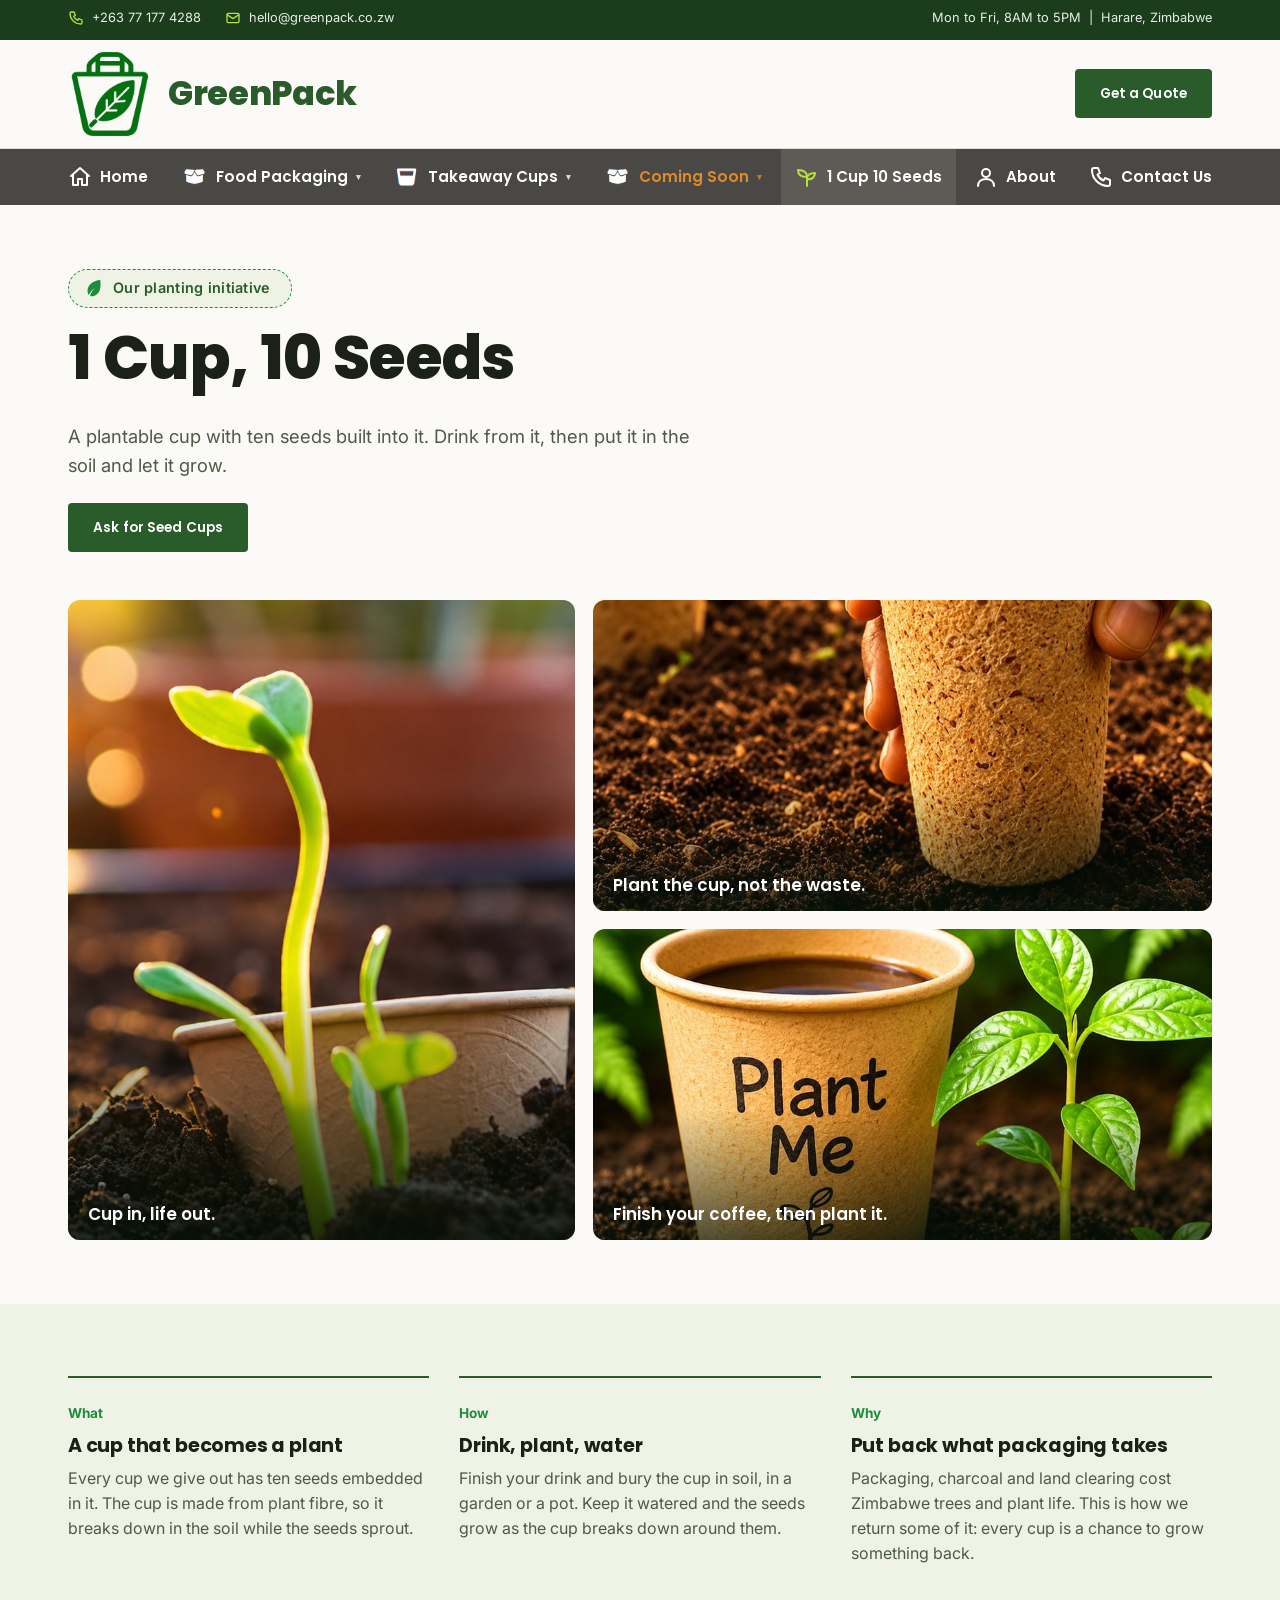
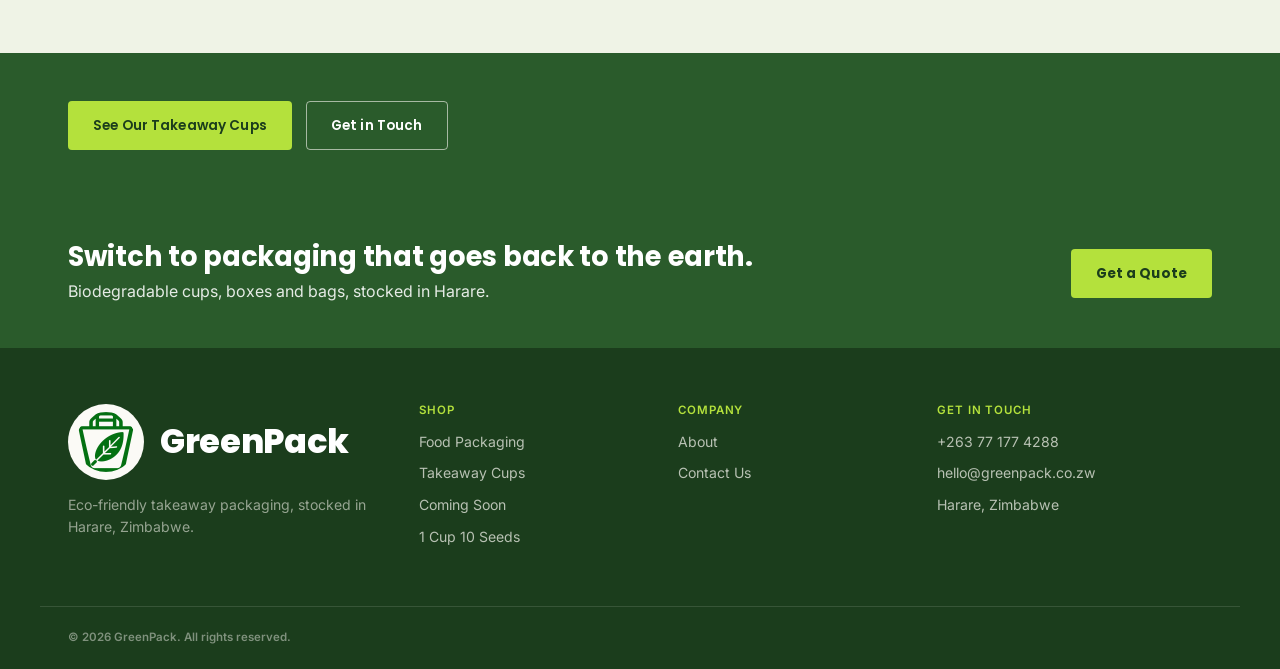
<file: one-cup-ten-seeds.html>
<!DOCTYPE html>
<html lang="en">
<head>
<meta charset="UTF-8">
<meta name="viewport" content="width=device-width, initial-scale=1.0">
<title>1 Cup 10 Seeds | GreenPack</title>
<link rel="icon" type="image/png" sizes="16x16" href="assets/favicon2-16.png?v=5">
<link rel="icon" type="image/png" sizes="32x32" href="assets/favicon2-32.png?v=5">
<link rel="icon" type="image/png" sizes="48x48" href="assets/favicon2-48.png?v=5">
<link rel="apple-touch-icon" sizes="180x180" href="assets/favicon2-180.png?v=5">
<link rel="preconnect" href="https://fonts.googleapis.com">
<link href="https://fonts.googleapis.com/css2?family=Poppins:wght@500;600;700;800&family=Inter:wght@400;500;600&display=swap" rel="stylesheet">
<link rel="stylesheet" href="style.css">
</head>
<body>

<header class="site-header">
  <div class="topbar">
    <div class="wrap topbar-inner">
      <div class="topbar-left">
        <span class="tb-item"><svg class="ico" viewBox="0 0 24 24" width="22" height="22" fill="none" stroke="currentColor" stroke-width="2" stroke-linecap="round" stroke-linejoin="round" aria-hidden="true"><path d="M5 3h4l2 5-2.5 1.5a11 11 0 0 0 6 6L16 13l5 2v4a2 2 0 0 1-2 2A16 16 0 0 1 3 5a2 2 0 0 1 2-2z"/></svg>+263 77 177 4288</span>
        <span class="tb-item"><svg class="ico" viewBox="0 0 24 24" width="22" height="22" fill="none" stroke="currentColor" stroke-width="2" stroke-linecap="round" stroke-linejoin="round" aria-hidden="true"><rect x="3" y="5" width="18" height="14" rx="2"/><path d="M3 7l9 6 9-6"/></svg>hello@greenpack.co.zw</span>
      </div>
      <div class="topbar-right">
        <span>Mon to Fri, 8AM to 5PM &nbsp;|&nbsp; Harare, Zimbabwe</span>
      </div>
    </div>
  </div>

  <div class="brand-row">
    <div class="wrap brand-row-inner">
      <a href="index.html" class="brand">
        <img src="assets/logo-bold.png?v=6" alt="GreenPack logo" class="brand-mark">
        <span class="brand-name">GreenPack</span>
      </a>
      <a href="index.html#contact" class="btn btn-primary brand-cta">Get a Quote</a>
    </div>
  </div>

  <div class="nav-row">
    <div class="wrap nav-row-inner">
      <nav class="main-nav" id="mainNav">
        <a href="index.html" class=""><svg class="ico nav-ico" viewBox="0 0 24 24" width="22" height="22" fill="none" stroke="currentColor" stroke-width="2" stroke-linecap="round" stroke-linejoin="round" aria-hidden="true"><path d="M3 11l9-8 9 8"/><path d="M5 10v10h5v-6h4v6h5V10"/></svg>Home</a>

        <div class="nav-item has-mega">
          <button class="nav-trigger "><img src="assets/icon-box.png" alt="" class="nav-icon-img">Food Packaging <span class="caret">&#9662;</span></button>
            <div class="mega mega-grid mega-grid-photo">
            <a href="food-packaging.html#bagasse"><img src="assets/fp-bagasse.png" class="mega-photo" alt="">Bagasse</a>
            <a href="food-packaging.html#kraft"><img src="assets/fp-kraft.png" class="mega-photo" alt="">Kraft</a>
            <a href="food-packaging.html#ice-cream"><img src="assets/fp-ice-cream.png" class="mega-photo" alt="">Ice Cream</a>
            <a href="food-packaging.html#salad-bowls"><img src="assets/fp-salad-bowls.png" class="mega-photo" alt="">Salad Bowls</a>
            <a href="food-packaging.html#noodle-soup"><img src="assets/fp-noodle-soup.png" class="mega-photo" alt="">Noodle &amp; Soup</a>
            <a href="food-packaging.html#paper-bags"><img src="assets/fp-paper-bags.png" class="mega-photo" alt="">Paper Bags</a>
          </div>
        </div>

        <div class="nav-item has-mega">
          <button class="nav-trigger "><img src="assets/icon-cup.png" alt="" class="nav-icon-img">Takeaway Cups <span class="caret">&#9662;</span></button>
          <div class="mega mega-grid mega-grid-photo mega-grid-2col">
            <a href="takeaway-cups.html#espresso-cups"><img src="assets/tc-espresso-cups.png" class="mega-photo" alt="">Takeaway Coffee Cups</a>
            <a href="takeaway-cups.html#bio-cups"><img src="assets/tc-bio-cups.png" class="mega-photo" alt="">Biodegradable Coffee Cups</a>
          </div>
        </div>

        <div class="nav-item has-mega nav-item-soon">
          <button class="nav-trigger nav-trigger-soon "><img src="assets/icon-box.png" alt="" class="nav-icon-img">Coming Soon <span class="caret">&#9662;</span></button>
          <div class="mega mega-grid mega-grid-photo mega-grid-2col mega-soon">
            <a href="coming-soon.html#plates"><img src="assets/plates.jpg" class="mega-photo" alt="">Eco-Friendly Plates <em>Soon</em></a>
            <a href="coming-soon.html#cutlery"><img src="assets/ic-paddles.png" class="mega-photo" alt="">Eco-Friendly Cutlery <em>Soon</em></a>
          </div>
        </div>

        <a href="one-cup-ten-seeds.html" class="active"><svg class="ico nav-ico" viewBox="0 0 24 24" width="22" height="22" fill="none" stroke="currentColor" stroke-width="2" stroke-linecap="round" stroke-linejoin="round" aria-hidden="true"><path d="M12 21v-9"/><path d="M12 12C12 7 8 5 3 5c0 5 3 7 9 7z"/><path d="M12 14c0-4 3-6 8-6 0 4-3 7-8 6z"/></svg>1 Cup 10 Seeds</a>
        <a href="about.html" class=""><svg class="ico nav-ico" viewBox="0 0 24 24" width="22" height="22" fill="none" stroke="currentColor" stroke-width="2" stroke-linecap="round" stroke-linejoin="round" aria-hidden="true"><circle cx="12" cy="8" r="4"/><path d="M4 21c0-4.5 3.5-7 8-7s8 2.5 8 7"/></svg>About</a>
        <a href="index.html#contact"><svg class="ico nav-ico" viewBox="0 0 24 24" width="22" height="22" fill="none" stroke="currentColor" stroke-width="2" stroke-linecap="round" stroke-linejoin="round" aria-hidden="true"><path d="M5 3h4l2 5-2.5 1.5a11 11 0 0 0 6 6L16 13l5 2v4a2 2 0 0 1-2 2A16 16 0 0 1 3 5a2 2 0 0 1 2-2z"/></svg>Contact Us</a>
      </nav>

      <button class="nav-toggle" id="navToggle" aria-label="Toggle menu" aria-expanded="false">
        <span></span><span></span><span></span>
      </button>
    </div>
  </div>
</header>

<section class="page-banner seed-banner">
  <div class="wrap">
    <span class="stamp-eco"><svg viewBox="0 0 24 24" aria-hidden="true"><path d="M20 4C10 4 4.5 9 4.5 15.5c0 1.3.3 2.4.8 3.3C7 16.5 9.5 14 13 12c-3 2.5-5.3 5.2-6.5 8 1 .4 2 .6 3 .6C17 20.6 20 13 20 4z" fill="currentColor"/></svg>Our planting initiative</span>
    <h1>1 Cup, 10 Seeds</h1>
    <p class="seed-lead">A plantable cup with ten seeds built into it. Drink from it, then put it in the soil and let it grow.</p>
    <a href="index.html#contact" class="btn btn-primary">Ask for Seed Cups</a>
  </div>
</section>

<section class="seeds seeds-page">
  <div class="wrap">
    <div class="seeds-mosaic">
      <figure class="seeds-photo seeds-photo-tall">
        <img src="assets/seeds-seedling.jpg" alt="A seedling sprouting from a plantable GreenPack cup in the morning sun">
        <figcaption>Cup in, life out.</figcaption>
      </figure>
      <figure class="seeds-photo">
        <img src="assets/seeds-hand-cup.jpg" alt="A hand planting a seed-embedded fibre cup into rich soil">
        <figcaption>Plant the cup, not the waste.</figcaption>
      </figure>
      <figure class="seeds-photo">
        <img src="assets/seeds-plant-me.jpg" alt="A GreenPack cup labelled Plant Me beside a young seedling">
        <figcaption>Finish your coffee, then plant it.</figcaption>
      </figure>
    </div>
  </div>
</section>

<section class="why seed-wwh">
  <div class="wrap">
    <div class="why-grid">
      <div class="why-card">
        <span class="why-mark">What</span>
        <h3>A cup that becomes a plant</h3>
        <p>Every cup we give out has ten seeds embedded in it. The cup is made from plant fibre, so it breaks down in the soil while the seeds sprout.</p>
      </div>
      <div class="why-card">
        <span class="why-mark">How</span>
        <h3>Drink, plant, water</h3>
        <p>Finish your drink and bury the cup in soil, in a garden or a pot. Keep it watered and the seeds grow as the cup breaks down around them.</p>
      </div>
      <div class="why-card">
        <span class="why-mark">Why</span>
        <h3>Put back what packaging takes</h3>
        <p>Packaging, charcoal and land clearing cost Zimbabwe trees and plant life. This is how we return some of it: every cup is a chance to grow something back.</p>
      </div>
    </div>
  </div>
</section>

<section class="seed-report">
  <div class="wrap">
    <div class="seed-cta">
      <a href="takeaway-cups.html" class="btn btn-primary">See Our Takeaway Cups</a>
      <a href="index.html#contact" class="btn btn-ghost">Get in Touch</a>
    </div>
  </div>
</section>

<section class="green-band">
  <div class="wrap green-band-inner">
    <div>
      <h2>Switch to packaging that goes back to the earth.</h2>
      <p>Biodegradable cups, boxes and bags, stocked in Harare.</p>
    </div>
    <a href="index.html#contact" class="btn green-band-btn">Get a Quote</a>
  </div>
</section>

<footer class="site-footer">
  <div class="wrap footer-inner">
    <div class="footer-brand">
      <a href="index.html" class="brand">
        <img src="assets/logo-bold.png?v=6" alt="GreenPack logo" class="brand-mark">
        <span class="brand-name">GreenPack</span>
      </a>
      <p>Eco-friendly takeaway packaging, stocked in Harare, Zimbabwe.</p>
    </div>

    <div class="footer-col">
      <h4>Shop</h4>
      <a href="food-packaging.html">Food Packaging</a>
      <a href="takeaway-cups.html">Takeaway Cups</a>
      <a href="coming-soon.html">Coming Soon</a>
      <a href="one-cup-ten-seeds.html">1 Cup 10 Seeds</a>
    </div>

    <div class="footer-col">
      <h4>Company</h4>
      <a href="about.html">About</a>
      <a href="index.html#contact">Contact Us</a>
    </div>

    <div class="footer-col">
      <h4>Get in touch</h4>
      <span>+263 77 177 4288</span>
      <span>hello@greenpack.co.zw</span>
      <span>Harare, Zimbabwe</span>
    </div>
  </div>
  <div class="wrap footer-bottom">
    <p>&copy; <span id="year"></span> GreenPack. All rights reserved.</p>
  </div>
</footer>
<script src="script.js"></script>
</body>
</html>
</file>
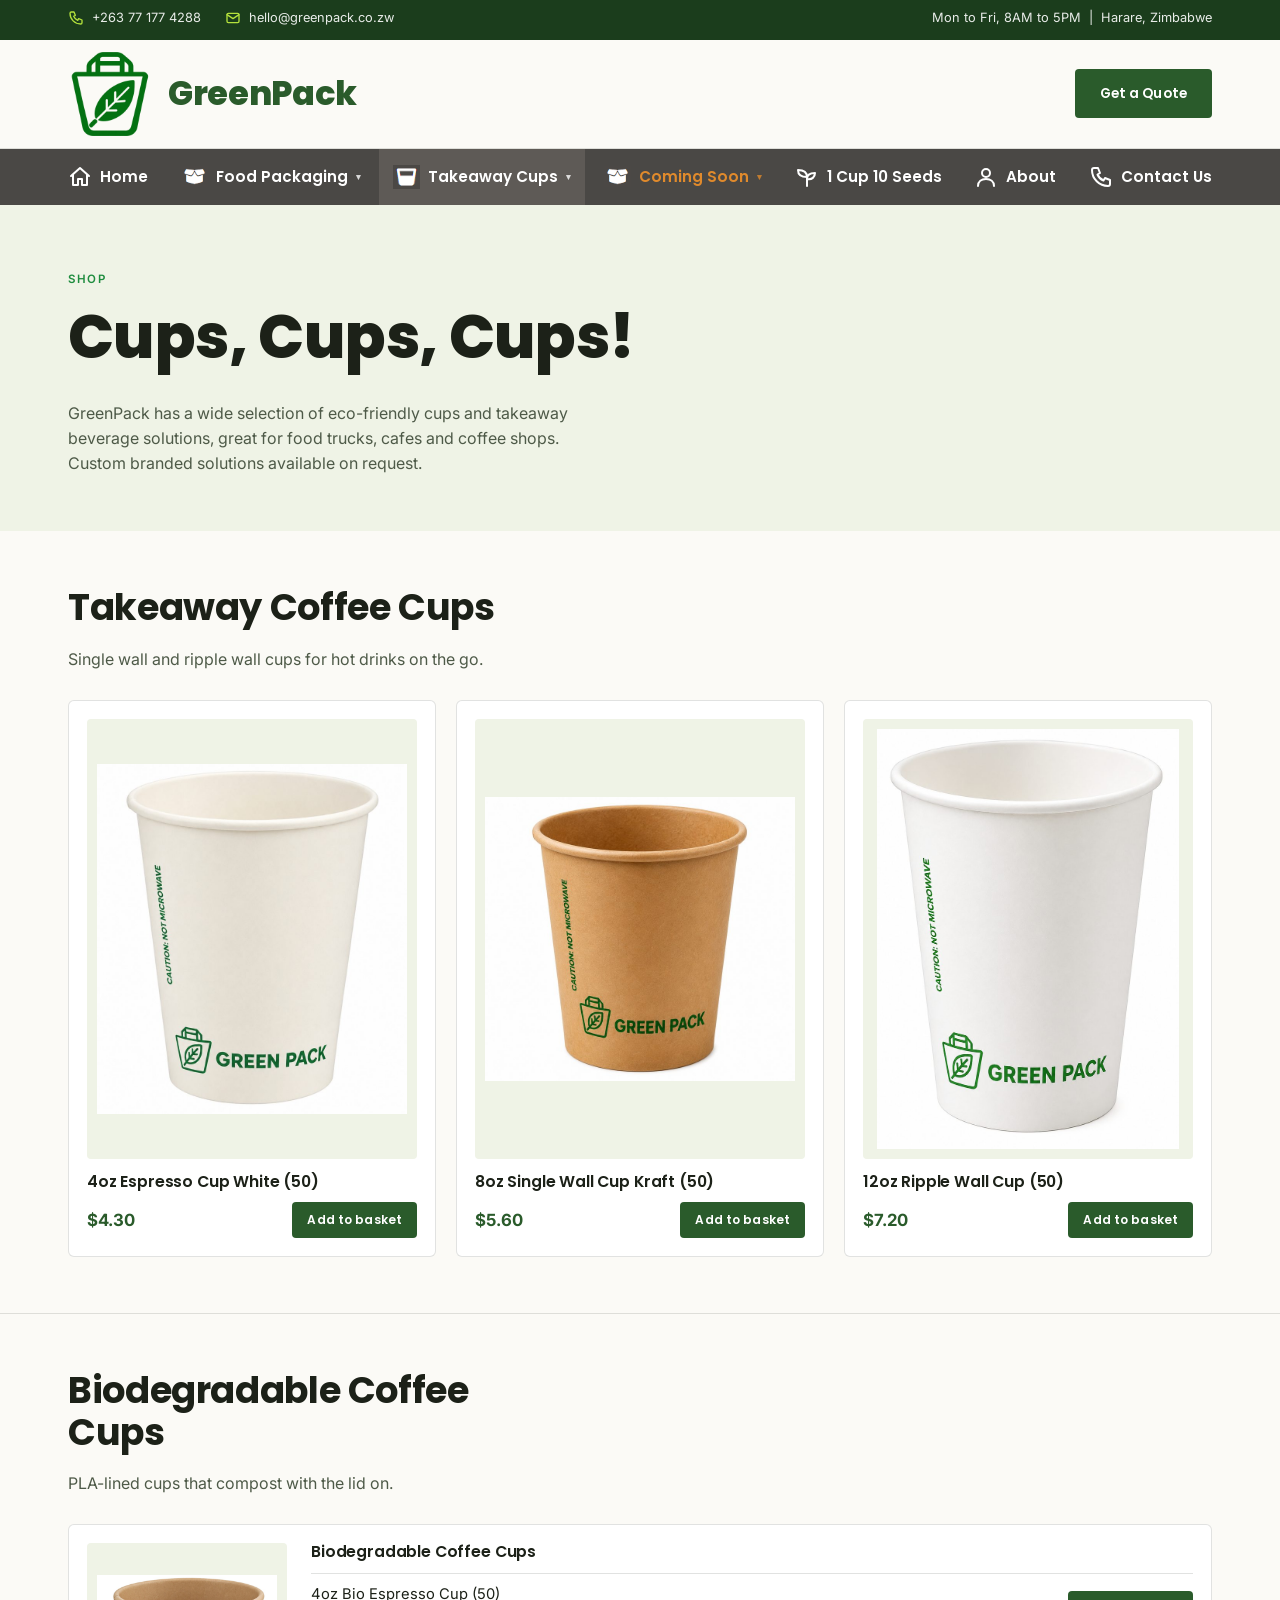
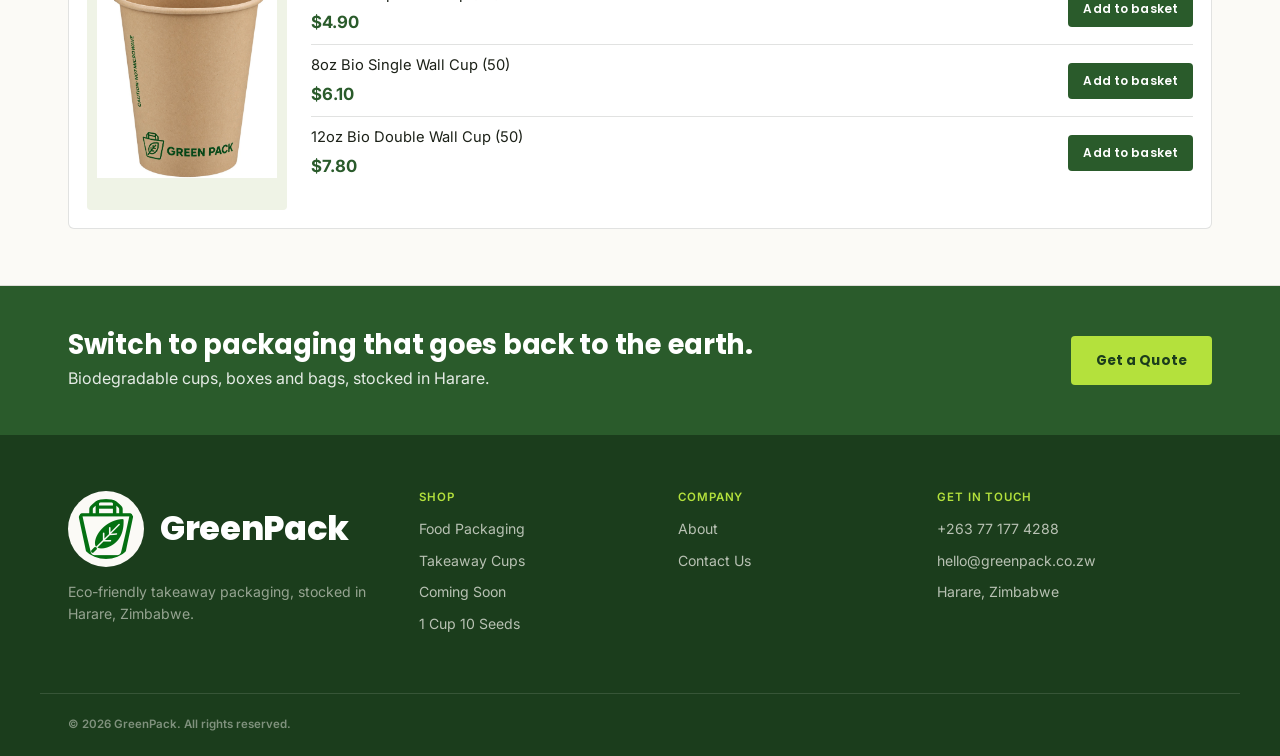
<file: takeaway-cups.html>
<!DOCTYPE html>
<html lang="en">
<head>
<meta charset="UTF-8">
<meta name="viewport" content="width=device-width, initial-scale=1.0">
<title>Takeaway Cups | GreenPack</title>
<link rel="icon" type="image/png" sizes="16x16" href="assets/favicon2-16.png?v=5">
<link rel="icon" type="image/png" sizes="32x32" href="assets/favicon2-32.png?v=5">
<link rel="icon" type="image/png" sizes="48x48" href="assets/favicon2-48.png?v=5">
<link rel="apple-touch-icon" sizes="180x180" href="assets/favicon2-180.png?v=5">
<link rel="preconnect" href="https://fonts.googleapis.com">
<link href="https://fonts.googleapis.com/css2?family=Poppins:wght@500;600;700;800&family=Inter:wght@400;500;600&display=swap" rel="stylesheet">
<link rel="stylesheet" href="style.css">
</head>
<body>

<header class="site-header">
  <div class="topbar">
    <div class="wrap topbar-inner">
      <div class="topbar-left">
        <span class="tb-item"><svg class="ico" viewBox="0 0 24 24" width="22" height="22" fill="none" stroke="currentColor" stroke-width="2" stroke-linecap="round" stroke-linejoin="round" aria-hidden="true"><path d="M5 3h4l2 5-2.5 1.5a11 11 0 0 0 6 6L16 13l5 2v4a2 2 0 0 1-2 2A16 16 0 0 1 3 5a2 2 0 0 1 2-2z"/></svg>+263 77 177 4288</span>
        <span class="tb-item"><svg class="ico" viewBox="0 0 24 24" width="22" height="22" fill="none" stroke="currentColor" stroke-width="2" stroke-linecap="round" stroke-linejoin="round" aria-hidden="true"><rect x="3" y="5" width="18" height="14" rx="2"/><path d="M3 7l9 6 9-6"/></svg>hello@greenpack.co.zw</span>
      </div>
      <div class="topbar-right">
        <span>Mon to Fri, 8AM to 5PM &nbsp;|&nbsp; Harare, Zimbabwe</span>
      </div>
    </div>
  </div>

  <div class="brand-row">
    <div class="wrap brand-row-inner">
      <a href="index.html" class="brand">
        <img src="assets/logo-bold.png?v=6" alt="GreenPack logo" class="brand-mark">
        <span class="brand-name">GreenPack</span>
      </a>
      <a href="index.html#contact" class="btn btn-primary brand-cta">Get a Quote</a>
    </div>
  </div>

  <div class="nav-row">
    <div class="wrap nav-row-inner">
      <nav class="main-nav" id="mainNav">
        <a href="index.html" class=""><svg class="ico nav-ico" viewBox="0 0 24 24" width="22" height="22" fill="none" stroke="currentColor" stroke-width="2" stroke-linecap="round" stroke-linejoin="round" aria-hidden="true"><path d="M3 11l9-8 9 8"/><path d="M5 10v10h5v-6h4v6h5V10"/></svg>Home</a>

        <div class="nav-item has-mega">
          <button class="nav-trigger "><img src="assets/icon-box.png" alt="" class="nav-icon-img">Food Packaging <span class="caret">&#9662;</span></button>
            <div class="mega mega-grid mega-grid-photo">
            <a href="food-packaging.html#bagasse"><img src="assets/fp-bagasse.png" class="mega-photo" alt="">Bagasse</a>
            <a href="food-packaging.html#kraft"><img src="assets/fp-kraft.png" class="mega-photo" alt="">Kraft</a>
            <a href="food-packaging.html#ice-cream"><img src="assets/fp-ice-cream.png" class="mega-photo" alt="">Ice Cream</a>
            <a href="food-packaging.html#salad-bowls"><img src="assets/fp-salad-bowls.png" class="mega-photo" alt="">Salad Bowls</a>
            <a href="food-packaging.html#noodle-soup"><img src="assets/fp-noodle-soup.png" class="mega-photo" alt="">Noodle &amp; Soup</a>
            <a href="food-packaging.html#paper-bags"><img src="assets/fp-paper-bags.png" class="mega-photo" alt="">Paper Bags</a>
          </div>
        </div>

        <div class="nav-item has-mega">
          <button class="nav-trigger active"><img src="assets/icon-cup.png" alt="" class="nav-icon-img">Takeaway Cups <span class="caret">&#9662;</span></button>
          <div class="mega mega-grid mega-grid-photo mega-grid-2col">
            <a href="takeaway-cups.html#espresso-cups"><img src="assets/tc-espresso-cups.png" class="mega-photo" alt="">Takeaway Coffee Cups</a>
            <a href="takeaway-cups.html#bio-cups"><img src="assets/tc-bio-cups.png" class="mega-photo" alt="">Biodegradable Coffee Cups</a>
          </div>
        </div>

        <div class="nav-item has-mega nav-item-soon">
          <button class="nav-trigger nav-trigger-soon "><img src="assets/icon-box.png" alt="" class="nav-icon-img">Coming Soon <span class="caret">&#9662;</span></button>
          <div class="mega mega-grid mega-grid-photo mega-grid-2col mega-soon">
            <a href="coming-soon.html#plates"><img src="assets/plates.jpg" class="mega-photo" alt="">Eco-Friendly Plates <em>Soon</em></a>
            <a href="coming-soon.html#cutlery"><img src="assets/ic-paddles.png" class="mega-photo" alt="">Eco-Friendly Cutlery <em>Soon</em></a>
          </div>
        </div>

        <a href="one-cup-ten-seeds.html" class=""><svg class="ico nav-ico" viewBox="0 0 24 24" width="22" height="22" fill="none" stroke="currentColor" stroke-width="2" stroke-linecap="round" stroke-linejoin="round" aria-hidden="true"><path d="M12 21v-9"/><path d="M12 12C12 7 8 5 3 5c0 5 3 7 9 7z"/><path d="M12 14c0-4 3-6 8-6 0 4-3 7-8 6z"/></svg>1 Cup 10 Seeds</a>
        <a href="about.html" class=""><svg class="ico nav-ico" viewBox="0 0 24 24" width="22" height="22" fill="none" stroke="currentColor" stroke-width="2" stroke-linecap="round" stroke-linejoin="round" aria-hidden="true"><circle cx="12" cy="8" r="4"/><path d="M4 21c0-4.5 3.5-7 8-7s8 2.5 8 7"/></svg>About</a>
        <a href="index.html#contact"><svg class="ico nav-ico" viewBox="0 0 24 24" width="22" height="22" fill="none" stroke="currentColor" stroke-width="2" stroke-linecap="round" stroke-linejoin="round" aria-hidden="true"><path d="M5 3h4l2 5-2.5 1.5a11 11 0 0 0 6 6L16 13l5 2v4a2 2 0 0 1-2 2A16 16 0 0 1 3 5a2 2 0 0 1 2-2z"/></svg>Contact Us</a>
      </nav>

      <button class="nav-toggle" id="navToggle" aria-label="Toggle menu" aria-expanded="false">
        <span></span><span></span><span></span>
      </button>
    </div>
  </div>
</header>

<section class="page-banner">
  <div class="wrap">
    <span class="eyebrow">Shop</span>
    <h1>Cups, Cups, Cups!</h1>
    <p class="section-sub">GreenPack has a wide selection of eco-friendly cups and takeaway beverage solutions, great for food trucks, cafes and coffee shops. Custom branded solutions available on request.</p>
  </div>
</section>

<section class="cat-section" id="espresso-cups">
  <div class="wrap">
    <h2>Takeaway Coffee Cups</h2>
    <p class="section-sub">Single wall and ripple wall cups for hot drinks on the go.</p>
    <div class="product-grid">
        <div class="product-card">
          <img src="assets/tc-cup-espresso-branded.jpg" alt="4oz Espresso Cup White (50)" class="tile-photo">
          <h3>4oz Espresso Cup White (50)</h3>
          <div class="price-row">
            <span class="price">$4.30</span>
            <button class="btn btn-primary btn-sm">Add to basket</button>
          </div>
        </div>
        <div class="product-card">
          <img src="assets/tc-cup-kraft-branded.jpg" alt="8oz Single Wall Cup Kraft (50)" class="tile-photo">
          <h3>8oz Single Wall Cup Kraft (50)</h3>
          <div class="price-row">
            <span class="price">$5.60</span>
            <button class="btn btn-primary btn-sm">Add to basket</button>
          </div>
        </div>
        <div class="product-card">
          <img src="assets/tc-cup-ripple-branded.jpg" alt="12oz Ripple Wall Cup (50)" class="tile-photo">
          <h3>12oz Ripple Wall Cup (50)</h3>
          <div class="price-row">
            <span class="price">$7.20</span>
            <button class="btn btn-primary btn-sm">Add to basket</button>
          </div>
        </div>
    </div>
  </div>
</section>
<section class="cat-section" id="bio-cups">
  <div class="wrap">
    <h2>Biodegradable Coffee Cups</h2>
    <p class="section-sub">PLA-lined cups that compost with the lid on.</p>
    <div class="product-grid product-grid-single">
      <div class="product-card product-card-wide">
        <img src="assets/tc-cup-bio-branded.jpg" alt="Biodegradable Coffee Cup" class="tile-photo">
        <div class="wide-card-body">
          <h3>Biodegradable Coffee Cups</h3>
          <div class="price-row">
            <span class="variant-last-label">4oz Bio Espresso Cup (50)<span class="price">$4.90</span></span>
            <button class="btn btn-primary btn-sm">Add to basket</button>
          </div>
          <div class="price-row">
            <span class="variant-last-label">8oz Bio Single Wall Cup (50)<span class="price">$6.10</span></span>
            <button class="btn btn-primary btn-sm">Add to basket</button>
          </div>
          <div class="price-row">
            <span class="variant-last-label">12oz Bio Double Wall Cup (50)<span class="price">$7.80</span></span>
            <button class="btn btn-primary btn-sm">Add to basket</button>
          </div>
        </div>
      </div>
    </div>
  </div>
</section>

<section class="green-band">
  <div class="wrap green-band-inner">
    <div>
      <h2>Switch to packaging that goes back to the earth.</h2>
      <p>Biodegradable cups, boxes and bags, stocked in Harare.</p>
    </div>
    <a href="index.html#contact" class="btn green-band-btn">Get a Quote</a>
  </div>
</section>

<footer class="site-footer">
  <div class="wrap footer-inner">
    <div class="footer-brand">
      <a href="index.html" class="brand">
        <img src="assets/logo-bold.png?v=6" alt="GreenPack logo" class="brand-mark">
        <span class="brand-name">GreenPack</span>
      </a>
      <p>Eco-friendly takeaway packaging, stocked in Harare, Zimbabwe.</p>
    </div>

    <div class="footer-col">
      <h4>Shop</h4>
      <a href="food-packaging.html">Food Packaging</a>
      <a href="takeaway-cups.html">Takeaway Cups</a>
      <a href="coming-soon.html">Coming Soon</a>
      <a href="one-cup-ten-seeds.html">1 Cup 10 Seeds</a>
    </div>

    <div class="footer-col">
      <h4>Company</h4>
      <a href="about.html">About</a>
      <a href="index.html#contact">Contact Us</a>
    </div>

    <div class="footer-col">
      <h4>Get in touch</h4>
      <span>+263 77 177 4288</span>
      <span>hello@greenpack.co.zw</span>
      <span>Harare, Zimbabwe</span>
    </div>
  </div>
  <div class="wrap footer-bottom">
    <p>&copy; <span id="year"></span> GreenPack. All rights reserved.</p>
  </div>
</footer>
<script src="script.js"></script>
</body>
</html>
</file>
<file: style.css>
/* ============================================
   GreenPack — design tokens
   ============================================ */
:root{
  --ink:        #1C2118;
  --ink-soft:   #4E5A48;
  --paper:      #FBFAF6;
  --paper-alt:  #EFF3E6;
  --forest:     #2A5B2B;
  --forest-dk:  #1B3D1C;
  --leaf:       #1E8C3E;
  --sprout:     #B4E13C;
  --kraft:      #C9A66B;
  --line:       rgba(28,33,24,0.13);
  --navbar:     #4B4845;
  --navbar-hi:  #5E5A56;
  --soon:       #E08A2C;
  --soon-dk:    #B8681A;

  --font-display: 'Poppins', sans-serif;
  --font-mono: 'Inter', sans-serif;
  --font-body: 'Inter', sans-serif;

  --wrap: 1200px;
}

*{box-sizing:border-box;}
html{scroll-behavior:smooth;}
body{
  margin:0;
  background:var(--paper);
  color:var(--ink);
  font-family:var(--font-body);
  line-height:1.55;
  -webkit-font-smoothing:antialiased;
}
img{max-width:100%;display:block;}
a{color:inherit;text-decoration:none;}
.wrap{max-width:var(--wrap);margin:0 auto;padding:0 28px;}

h1,h2,h3,h4{
  font-family:var(--font-display);
  font-weight:700;
  font-style:normal;
  line-height:1.12;
  margin:0 0 .5em;
  letter-spacing:-0.01em;
}
h1{font-size:clamp(2.4rem,5.2vw,3.8rem);font-weight:800;}
h2{font-size:clamp(1.6rem,3vw,2.3rem);max-width:20ch;}
p{color:var(--ink-soft);margin:0 0 1em;}

.eyebrow{
  display:inline-block;
  font-family:var(--font-mono);
  font-size:.72rem;
  letter-spacing:.14em;
  text-transform:uppercase;
  color:var(--leaf);
  margin-bottom:14px;
}
.section-sub{max-width:52ch;color:var(--ink-soft);}

/* buttons */
.btn{
  display:inline-flex;align-items:center;justify-content:center;
  font-family:var(--font-display);font-weight:600;
  font-size:.85rem;letter-spacing:.01em;
  padding:13px 24px;border-radius:4px;border:1.5px solid transparent;
  transition:transform .18s ease, background .18s ease, color .18s ease, border-color .18s ease;
  cursor:pointer;
}
.btn-primary{background:var(--forest);color:#fff;}
.btn-primary:hover{background:var(--leaf);transform:translateY(-2px);}
.btn-ghost{border-color:var(--ink);color:var(--ink);background:transparent;}
.btn-ghost:hover{border-color:var(--forest);color:var(--forest);transform:translateY(-2px);}
.btn-full{width:100%;}
.btn-sm{padding:8px 14px;font-size:.75rem;}

/* stamps */
.stamp{
  font-family:var(--font-mono);
  font-size:.68rem;letter-spacing:.06em;text-transform:uppercase;
  background:var(--forest);color:#fff;
  padding:6px 14px;border-radius:100px;
  display:inline-block;
}
.stamp-outline{
  background:transparent;border:1.5px solid var(--line);color:var(--leaf);
}
.stamp-row{display:flex;flex-wrap:wrap;gap:10px;margin-top:26px;}

.stamp-eco{
  display:inline-flex;align-items:center;gap:8px;
  font-family:var(--font-body);font-weight:600;
  font-size:.9rem;line-height:1;letter-spacing:.02em;
  color:var(--forest);background:var(--paper-alt);
  border:1.5px dashed var(--leaf);border-radius:100px;
  padding:7px 20px 8px 14px;margin-bottom:16px;
}
.stamp-eco svg{width:22px;height:22px;color:var(--leaf);transform:rotate(-8deg);flex-shrink:0;}

/* ============================================
   Header / topbar
   ============================================ */
.topbar{background:var(--forest-dk);color:rgba(255,255,255,.85);font-size:.8rem;}
.topbar-inner{display:flex;justify-content:space-between;padding:8px 28px;flex-wrap:wrap;gap:6px;}
.topbar-left span{margin-right:20px;}

.site-header{position:sticky;top:0;z-index:50;}

/* --- brand row: logo has its own dedicated space --- */
.brand-row{background:var(--paper);border-bottom:1px solid var(--line);}
.brand-row-inner{display:flex;align-items:center;justify-content:space-between;padding:18px 28px;}
.brand{display:flex;align-items:center;gap:12px;}
.brand-mark{width:52px;height:52px;object-fit:contain;}
.brand-name{font-family:var(--font-display);font-weight:800;font-size:1.55rem;color:var(--forest);letter-spacing:-0.01em;}
.brand-cta{white-space:nowrap;}

/* --- nav row: dark grey bar, single line, icons beside labels --- */
.nav-row{background:var(--navbar);}
.nav-row-inner{display:flex;align-items:center;justify-content:space-between;padding:0 14px;}

.main-nav{display:flex;align-items:center;justify-content:space-between;width:100%;gap:0;position:relative;flex-wrap:nowrap;}
.main-nav > a{
  font-family:var(--font-display);font-size:.95rem;font-weight:600;color:#fff;
  padding:16px 14px;display:flex;align-items:center;gap:8px;white-space:nowrap;
}
.main-nav > a:hover, .main-nav > a.active{background:var(--navbar-hi);}
.nav-icon{font-size:1.4em;line-height:1;}
.nav-icon-img{width:27px;height:auto;display:block;flex-shrink:0;}

.nav-item{position:relative;}
.nav-trigger{
  font-family:var(--font-display);font-size:.95rem;font-weight:600;color:#fff;
  background:none;border:none;cursor:pointer;padding:16px 14px;
  display:flex;align-items:center;gap:8px;white-space:nowrap;
}
.nav-trigger:hover, .nav-trigger.active{background:var(--navbar-hi);}
.caret{font-size:.6em;transition:transform .18s ease;opacity:.8;}
.nav-item:hover .caret{transform:rotate(180deg);}

/* coming soon gets its own colour, both in the bar and the dropdown */
.nav-trigger-soon{color:var(--soon);}
.nav-item-soon:hover .nav-trigger-soon, .nav-trigger-soon.active{color:#fff;background:var(--soon-dk);}
.mega-soon a em{background:var(--soon);color:#fff;}
.mega-soon a:hover{color:var(--soon-dk);}

.mega{
  position:absolute;top:100%;left:0;
  background:#fff;border:1px solid var(--line);border-radius:6px;
  box-shadow:0 24px 48px -24px rgba(10,20,10,.4);
  padding:24px;opacity:0;visibility:hidden;transform:translateY(6px);
  transition:opacity .16s ease, transform .16s ease, visibility .16s;
  z-index:60;
}
.nav-item:hover .mega, .nav-item.open .mega{opacity:1;visibility:visible;transform:translateY(0);}

.mega-grid{display:grid;grid-template-columns:repeat(4,1fr);gap:6px 26px;min-width:600px;}
.mega-grid-sm{grid-template-columns:repeat(2,1fr);min-width:340px;}
.mega-grid a{
  display:flex;align-items:center;gap:10px;padding:9px 6px;border-radius:4px;
  font-size:.88rem;color:var(--ink-soft);white-space:nowrap;
}
.mega-grid a:hover{color:var(--forest);background:var(--paper-alt);}
.mega-icon{font-size:1.2rem;}
.mega-grid a em{
  font-style:normal;font-family:var(--font-mono);font-size:.62rem;
  background:var(--sprout);color:var(--forest-dk);padding:2px 6px;border-radius:100px;margin-left:auto;
}
.mega-grid-photo{grid-template-columns:repeat(4,1fr);min-width:640px;}
.mega-grid-2col{grid-template-columns:repeat(2,1fr);min-width:380px;}
.mega-photo{width:38px;height:32px;object-fit:contain;flex-shrink:0;}

.mega-columns{display:grid;grid-template-columns:repeat(4,1fr);gap:24px 40px;min-width:760px;}
.mega-col h4{
  display:flex;align-items:center;gap:8px;
  font-size:.72rem;text-transform:uppercase;letter-spacing:.08em;color:var(--leaf);
  font-family:var(--font-mono);margin-bottom:12px;font-weight:400;
}
.mega-col-photo{width:26px;height:26px;object-fit:contain;flex-shrink:0;}
.mega-col a{display:block;padding:7px 0;font-size:.88rem;color:var(--ink-soft);}
.mega-col a:hover{color:var(--forest);}

.nav-toggle{display:none;flex-direction:column;justify-content:center;gap:5px;width:34px;height:34px;background:none;border:none;cursor:pointer;flex-shrink:0;}
.nav-toggle span{width:100%;height:2px;background:#fff;}

/* ============================================
   Hero
   ============================================ */
.hero{padding:56px 0 56px;}
.hero-inner{display:grid;grid-template-columns:1fr 1.15fr;gap:44px;align-items:center;}
.hero-sub{max-width:46ch;font-size:1.05rem;}
.hero-ctas{display:flex;gap:14px;flex-wrap:wrap;margin-top:6px;}

.hero-art{display:flex;justify-content:center;}
.hero-photo{
  width:100%;max-width:560px;margin-left:-30px;border-radius:14px;
  aspect-ratio:1/1.08;object-fit:cover;object-position:center 38%;
  box-shadow:0 30px 60px -30px rgba(15,92,36,.4);
}

/* ============================================
   Category strip (home)
   ============================================ */
.cat-strip{padding:80px 0;background:var(--paper-alt);}
.cat-grid{display:grid;grid-template-columns:repeat(4,1fr);gap:20px;margin-top:36px;}
.cat-grid-photo{grid-template-columns:repeat(3,1fr);}
.cat-photo-card{
  position:relative;display:block;aspect-ratio:4/3;border-radius:10px;overflow:hidden;
  box-shadow:0 16px 32px -22px rgba(15,92,36,.35);
}
.cat-photo-card img{width:100%;height:100%;object-fit:cover;transition:transform .35s ease;}
.cat-photo-card:hover img{transform:scale(1.06);}
.cat-photo-card::after{
  content:"";position:absolute;inset:0;
  background:linear-gradient(0deg, rgba(10,20,10,.72) 0%, rgba(10,20,10,.15) 45%, rgba(10,20,10,0) 65%);
}
.cat-photo-label{
  position:absolute;left:18px;bottom:16px;z-index:2;
  font-family:var(--font-display);font-weight:700;font-size:1.15rem;color:#fff;
}
.cat-photo-card-soon img.cat-photo-icon-fallback{
  object-fit:contain;padding:22%;background:var(--forest);
}
.soon-photo-grid{grid-template-columns:repeat(2,1fr);gap:56px;max-width:820px;}
.cat-photo-soon-chip{position:absolute;top:16px;right:16px;z-index:2;}
.cat-card{
  background:#fff;border:1px solid var(--line);border-radius:8px;padding:26px 20px;
  text-align:center;transition:transform .2s ease, box-shadow .2s ease, border-color .2s ease;
}
.cat-card:hover{transform:translateY(-4px);border-color:var(--leaf);box-shadow:0 16px 32px -20px rgba(15,92,36,.3);}
.cat-icon{font-size:2rem;display:block;margin-bottom:10px;}
.cat-icon-img{width:44px;height:auto;display:block;margin:0 auto 12px;border-radius:8px;}
.cat-card h3{font-size:1.02rem;margin-bottom:4px;}
.count{font-family:var(--font-mono);font-size:.74rem;color:var(--leaf);}
.cat-card-soon{opacity:.85;}

/* ============================================
   About teaser / stats
   ============================================ */
.about-teaser{padding:90px 0;}
.about-teaser-inner{display:grid;grid-template-columns:1fr;gap:50px;align-items:start;}
.about-teaser-inner .about-teaser-copy{max-width:62ch;}
.stat-strip{display:grid;grid-template-columns:1fr 1fr;gap:26px 20px;border-left:2px dashed var(--line);padding-left:36px;}
.stat-num{display:block;font-family:var(--font-mono);font-weight:700;font-size:2.1rem;color:var(--forest);}
.stat-label{font-size:.78rem;color:var(--ink-soft);text-transform:uppercase;letter-spacing:.05em;}

/* ============================================
   1 Cup 10 Seeds
   ============================================ */
.seeds{padding:90px 0;background:var(--forest-dk);color:var(--paper);}
.seeds .eyebrow{color:var(--sprout);}
.seeds h2{color:#fff;max-width:none;}
.seeds-head{max-width:64ch;}
.seeds-lead{color:rgba(251,249,243,.78);font-size:1.05rem;}
.seeds-mosaic{
  display:grid;grid-template-columns:.9fr 1.1fr;grid-template-rows:1fr 1fr;
  gap:18px;margin-top:40px;height:640px;
}
.seeds-photo{position:relative;margin:0;border-radius:12px;overflow:hidden;background:#0a2a12;}
.seeds-photo img{width:100%;height:100%;object-fit:cover;transition:transform .5s ease;}
.seeds-photo:hover img{transform:scale(1.04);}
.seeds-photo-tall{grid-row:1 / span 2;}
.seeds-photo::after{content:"";position:absolute;inset:0;background:linear-gradient(0deg,rgba(5,20,8,.7) 0%,rgba(5,20,8,0) 42%);pointer-events:none;}
.seeds-photo figcaption{
  position:absolute;left:20px;bottom:16px;z-index:2;
  font-family:var(--font-display);font-weight:600;font-size:1.05rem;line-height:1.2;color:#fff;
}
.seeds-report{
  margin-top:28px;display:grid;grid-template-columns:1fr 1.2fr;gap:30px 48px;align-items:center;
  background:rgba(251,249,243,.06);border:1px solid rgba(251,249,243,.16);border-radius:14px;padding:36px 40px;
}
.seeds-report h3{color:#fff;font-size:1.5rem;}
.seeds-report p{color:rgba(251,249,243,.75);margin:0;}
.seeds-ledger{display:grid;grid-template-columns:1fr auto 1fr;gap:14px;align-items:stretch;}
.ledger-col{display:flex;flex-direction:column;gap:6px;padding:18px;border-radius:10px;font-size:.86rem;color:rgba(251,249,243,.72);}
.ledger-col strong{font-family:var(--font-display);font-size:1.05rem;color:#fff;}
.ledger-lost{background:rgba(201,166,107,.16);border:1px solid rgba(201,166,107,.4);}
.ledger-back{background:rgba(180,225,60,.14);border:1px solid rgba(180,225,60,.5);}
.ledger-tag{font-family:var(--font-mono);font-weight:600;font-size:.66rem;letter-spacing:.12em;text-transform:uppercase;}
.ledger-lost .ledger-tag{color:var(--kraft);}
.ledger-back .ledger-tag{color:var(--sprout);}
.ledger-arrow{align-self:center;font-size:1.6rem;color:var(--sprout);}
.seeds-math{
  grid-column:1 / -1;list-style:none;margin:0;padding:22px 0 0;border-top:1px dashed rgba(251,249,243,.22);
  display:grid;grid-template-columns:repeat(3,1fr);gap:16px;
}
.seeds-math li{display:flex;align-items:baseline;gap:8px;flex-wrap:wrap;font-size:.92rem;color:rgba(251,249,243,.75);}
.seeds-math strong{font-family:var(--font-display);font-size:1.7rem;color:#fff;}
.seeds-math span{flex-basis:100%;font-family:var(--font-body);font-weight:600;font-size:.95rem;color:var(--sprout);}

/* ============================================
   Why
   ============================================ */
.why{padding:90px 0;background:var(--paper-alt);}
.why-grid{display:grid;grid-template-columns:repeat(3,1fr);gap:30px;margin-top:40px;}
.why-card{border-top:2px solid var(--forest);padding-top:22px;}
.why-mark{font-family:var(--font-mono);color:var(--kraft);font-size:.85rem;}
.why-card h3{font-size:1.2rem;margin-top:10px;}

/* ============================================
   Contact
   ============================================ */
.contact{padding:90px 0;background:var(--forest);color:var(--paper);}
.contact .eyebrow{color:var(--sprout);}
.contact h2{color:#fff;}
.contact p{color:rgba(251,249,243,.72);}
.contact-inner{display:grid;grid-template-columns:1fr 1fr;gap:60px;align-items:start;}
.contact-list{list-style:none;padding:0;margin:26px 0 0;display:flex;flex-direction:column;gap:14px;}
.contact-list li{display:flex;gap:14px;align-items:baseline;font-size:.95rem;}
.contact-list strong{font-family:var(--font-mono);font-size:.72rem;text-transform:uppercase;letter-spacing:.08em;color:var(--leaf);width:60px;flex-shrink:0;}
.contact .contact-list strong{color:var(--sprout);}
.contact-form{display:flex;flex-direction:column;gap:16px;}
.contact-form label{display:flex;flex-direction:column;gap:8px;font-family:var(--font-mono);font-size:.72rem;text-transform:uppercase;letter-spacing:.06em;color:rgba(251,249,243,.65);}
.contact-form input,.contact-form textarea{font-family:var(--font-body);font-size:.95rem;color:var(--paper);background:rgba(251,249,243,.06);border:1px solid rgba(251,249,243,.28);border-radius:3px;padding:12px 14px;resize:vertical;}
.contact-form input::placeholder,.contact-form textarea::placeholder{color:rgba(251,249,243,.4);}
.contact-form input:focus,.contact-form textarea:focus{outline:none;border-color:var(--sprout);}
.form-note{font-size:.85rem;color:var(--sprout);min-height:1.2em;margin:0;}

/* ============================================
   Category / product pages
   ============================================ */
.page-banner{padding:60px 0 40px;background:var(--paper-alt);}
.cat-section-head{display:flex;align-items:center;gap:14px;margin-bottom:4px;}
.cat-section-icon{width:48px;height:48px;object-fit:contain;flex-shrink:0;}
.cat-section-head h2{margin-bottom:0;}
.cat-section{padding:56px 0;border-bottom:1px solid var(--line);}
.cat-section:last-of-type{border-bottom:none;}
.product-grid{display:grid;grid-template-columns:repeat(3,1fr);gap:20px;margin-top:28px;}
.product-card{background:#fff;border:1px solid var(--line);border-radius:6px;padding:18px;transition:transform .2s ease, box-shadow .2s ease, border-color .2s ease;}
.product-card:hover{transform:translateY(-3px);border-color:var(--leaf);box-shadow:0 14px 28px -20px rgba(15,92,36,.3);}
.tile{display:block;width:100%;aspect-ratio:4/3;border-radius:4px;background:linear-gradient(135deg,var(--paper-alt),#fff);border:1.5px dashed var(--kraft);position:relative;margin-bottom:14px;}
.tile::after{content:"photo";position:absolute;inset:0;display:flex;align-items:center;justify-content:center;font-family:var(--font-mono);font-size:.65rem;letter-spacing:.1em;text-transform:uppercase;color:var(--ink-soft);opacity:.5;}
.tile-photo{width:100%;aspect-ratio:3/4;object-fit:contain;border-radius:4px;margin-bottom:14px;background:var(--paper-alt);padding:10px;}

.product-grid-single{grid-template-columns:1fr;}
.cat-pair-grid{display:grid;grid-template-columns:1fr 1fr;gap:40px;}
.product-card-wide{display:grid;grid-template-columns:200px 1fr;gap:24px;align-items:start;}
.product-card-wide .tile-photo{aspect-ratio:3/4;margin-bottom:0;}
.wide-card-body{display:flex;flex-direction:column;}
.variant-list{list-style:none;padding:0;margin:6px 0 0;}
.variant-list li{display:flex;justify-content:space-between;padding:9px 0;border-bottom:1px solid var(--line);font-size:.92rem;}
.variant-list li .price{font-family:var(--font-mono);font-weight:700;color:var(--forest);}
.wide-card-body .price-row{padding:9px 0;border-top:1px solid var(--line);margin-top:0;}
.variant-last-label{display:flex;flex-direction:column;gap:4px;font-size:.92rem;}
.variant-last-label .price{font-family:var(--font-mono);font-weight:700;color:var(--forest);font-size:1.05rem;}
.product-card h3{font-size:.98rem;margin-bottom:12px;font-weight:600;}
.price-row{display:flex;align-items:center;justify-content:space-between;gap:10px;}
.price{font-family:var(--font-mono);font-weight:700;color:var(--forest);font-size:1.05rem;}

/* coming soon cards */
.soon-grid{display:grid;grid-template-columns:repeat(2,1fr);gap:24px;}
.soon-card{background:#fff;border:1px solid var(--line);border-radius:8px;padding:30px 24px;text-align:center;}
.soon-icon{font-size:2.4rem;display:block;margin-bottom:14px;}
.soon-icon-img{width:64px;height:64px;object-fit:contain;margin:0 auto 14px;}
.soon-card .stamp{margin-bottom:14px;}
.soon-card h3{font-size:1.15rem;}

/* ============================================
   About page
   ============================================ */
.about-hero{padding:70px 0;}
.about-main-title{font-size:clamp(1.6rem,3vw,2.3rem);max-width:20ch;}
.about-substory-title{margin-top:1.2em;}
.about-hero-inner{display:grid;grid-template-columns:1fr 1fr;gap:50px;align-items:center;}
.about-hero-photo img{border-radius:10px;width:100%;aspect-ratio:899/1100;object-fit:cover;object-position:top center;}
.about-hero-photo{background:var(--paper-alt);border-radius:10px;padding:10px;}

.profile{padding:80px 0;background:var(--paper-alt);}
.profile-inner{display:grid;grid-template-columns:.8fr 1.2fr;gap:50px;align-items:center;}
.profile-photo img{border-radius:10px;width:100%;aspect-ratio:899/1100;object-fit:cover;object-position:top center;}
.profile-title{display:block;font-family:var(--font-mono);font-size:.8rem;color:var(--leaf);margin-bottom:14px;}
.profile-copy h2{margin-bottom:6px;}

/* ============================================
   Footer
   ============================================ */
.site-footer{background:var(--forest-dk);color:rgba(251,249,243,.7);padding-top:56px;}
.footer-inner{display:grid;grid-template-columns:1.4fr 1fr 1fr 1.2fr;gap:30px;padding-bottom:40px;border-bottom:1px solid rgba(251,249,243,.12);}
.footer-brand p{color:rgba(251,249,243,.55);margin-top:14px;font-size:.88rem;}
.footer-brand .brand-name{color:#fff;}
.footer-brand .brand-mark{background:var(--paper);border-radius:50%;padding:2px;}
.footer-col h4{font-family:var(--font-mono);font-size:.72rem;text-transform:uppercase;letter-spacing:.08em;color:var(--sprout);margin-bottom:14px;font-weight:400;}
.footer-col a, .footer-col span{display:block;font-size:.88rem;color:rgba(251,249,243,.7);margin-bottom:10px;}
.footer-col a:hover{color:var(--sprout);}
.footer-bottom{padding:22px 28px;}
.footer-bottom p{font-family:var(--font-mono);font-size:.72rem;margin:0;color:rgba(251,249,243,.45);}

/* ============================================
   Reveal on scroll
   ============================================ */
.reveal{opacity:0;transform:translateY(18px);transition:opacity .7s ease,transform .7s ease;}
.reveal.in-view{opacity:1;transform:translateY(0);}
@media (prefers-reduced-motion: reduce){.reveal{opacity:1;transform:none;transition:none;}}

/* ============================================
   Responsive
   ============================================ */
@media (max-width:980px){
  .hero-inner{grid-template-columns:1fr;}
  .about-teaser-inner,.about-hero-inner,.profile-inner{grid-template-columns:1fr;}
  .stat-strip{border-left:none;padding-left:0;border-top:2px dashed var(--line);padding-top:26px;}
  .cat-grid{grid-template-columns:repeat(2,1fr);}
  .product-grid{grid-template-columns:repeat(2,1fr);}
  .why-grid{grid-template-columns:1fr;gap:26px;}
  .contact-inner{grid-template-columns:1fr;gap:40px;}
  .footer-inner{grid-template-columns:1fr 1fr;}
  .soon-grid{grid-template-columns:1fr;}
  .cat-pair-grid{grid-template-columns:1fr;gap:0;}
  .profile-inner{text-align:center;}
  .profile-photo{max-width:320px;margin:0 auto;}
}

@media (max-width:980px){
  .seeds-report{grid-template-columns:1fr;padding:28px 24px;}
  .seeds-mosaic{height:auto;grid-template-columns:1fr 1fr;grid-template-rows:260px 260px;}
}
@media (max-width:520px){
  .seeds{padding:64px 0;}
  .seeds-mosaic{grid-template-columns:1fr;grid-template-rows:none;grid-auto-rows:300px;}
  .seeds-photo-tall{grid-row:auto;}
  .seeds-ledger{grid-template-columns:1fr;}
  .ledger-arrow{transform:rotate(90deg);justify-self:center;}
  .seeds-math{grid-template-columns:1fr;}
}
@media (max-width:980px){
  .mega-columns{min-width:0;grid-template-columns:repeat(2,1fr);}
}

@media (max-width:820px){
  .topbar-inner{font-size:.72rem;}
  .brand-row-inner{padding:14px 20px;}
  .brand-cta{display:none;}
  .nav-row-inner{padding:0 20px;justify-content:flex-end;}
  .main-nav{
    position:absolute;top:100%;left:0;right:0;
    background:var(--navbar);
    flex-direction:column;align-items:stretch;justify-content:flex-start;width:auto;padding:6px 20px 20px;gap:0;
    display:none;max-height:80vh;overflow-y:auto;
  }
  .main-nav.open{display:flex;}
  .main-nav > a{padding:13px 0;border-bottom:1px solid rgba(255,255,255,.08);}
  .nav-trigger{width:100%;justify-content:space-between;padding:13px 0;border-bottom:1px solid rgba(255,255,255,.08);}
  .mega{position:static;box-shadow:none;border:none;opacity:1;visibility:visible;transform:none;display:none;padding:4px 0 12px 30px;background:transparent;}
  .nav-item.open .mega{display:block;}
  .mega-grid,.mega-columns,.mega-grid-photo{min-width:0;grid-template-columns:1fr;display:flex;flex-direction:column;gap:2px;}
  .mega-grid a{color:rgba(255,255,255,.8);}
  .mega-grid a:hover{background:rgba(255,255,255,.08);color:#fff;}
  .mega-col h4{color:var(--sprout);}
  .mega-col a{color:rgba(255,255,255,.8);}
  .nav-toggle{display:flex;}
  .product-grid{grid-template-columns:1fr;}
  .product-card-wide{grid-template-columns:1fr;}
}

@media (max-width:520px){
  .cat-grid{grid-template-columns:1fr;}
  .stat-strip{grid-template-columns:1fr 1fr;}
  .footer-inner{grid-template-columns:1fr;}
}

/* Bolder weight for labels now using the sans font-mono, to match badge styling */
.eyebrow,.stamp,.mega-grid a em,.mega-col h4,.count,.why-mark,
.contact-list strong,.contact-form label,.profile-title,
.footer-col h4,.footer-bottom p{font-weight:600;}

/* 1 Cup 10 Seeds page */
.seed-banner{padding:64px 0 48px;background:var(--paper);}
.seed-lead{max-width:52ch;font-size:1.15rem;margin-bottom:24px;}
.seeds-page{padding:0 0 64px;background:var(--paper);}
.seeds-page .seeds-mosaic{margin-top:0;}
.seed-wwh{padding:72px 0;}
.seed-wwh .why-grid{margin-top:0;}
.seed-wwh .why-mark{font-family:var(--font-mono);font-size:.85rem;font-weight:700;color:var(--leaf);}
.seed-report{padding:72px 0;background:var(--forest);}
.seed-report .seeds-report{margin-top:0;}
.seed-report .eyebrow{color:var(--sprout);}
.seed-cta{display:flex;gap:14px;flex-wrap:wrap;margin-top:32px;}
.seed-cta .btn-ghost{border-color:rgba(251,249,243,.6);color:#fff;}
.seed-cta .btn-primary{background:var(--sprout);color:var(--forest-dk);}
@media (max-width:980px){.seed-wwh{padding:56px 0;}}

.seed-report{padding:48px 0;}
.seed-cta{margin-top:0;}

/* larger, more visible logo */
.brand{gap:16px;}
.brand-mark{width:80px;height:80px;}
.brand-name{font-size:2.1rem;}
.brand-row-inner{padding-top:12px;padding-bottom:12px;}
.footer-brand .brand-mark{width:72px;height:72px;padding:3px;}
@media (max-width:820px){
  .brand-mark{width:60px;height:60px;}
  .brand-name{font-size:1.6rem;}
}


/* ===== v6: bold logo, svg icons, more brand green ===== */
:root{--logo-green:#036F11;}
.brand-mark{width:84px;height:84px;}
@media (max-width:820px){.brand-mark{width:62px;height:62px;}}
.footer-brand .brand-mark{background:var(--paper);border-radius:50%;padding:8px;width:76px;height:76px;}

.topbar{background:var(--logo-green);color:#fff;}
.tb-item{display:inline-flex;align-items:center;gap:8px;}
.tb-item .ico{width:16px;height:16px;color:var(--sprout);}

.nav-row{background:var(--navbar) url("assets/nav-texture.png");}
.nav-ico{width:24px;height:24px;flex-shrink:0;color:#fff;}
.main-nav > a:hover .nav-ico,.main-nav > a.active .nav-ico{color:var(--sprout);}

.green-band{background:var(--logo-green);color:#fff;padding:44px 0;}
.green-band-inner{display:flex;align-items:center;justify-content:space-between;gap:24px;flex-wrap:wrap;padding:0 28px;}
.green-band h2{color:#fff;font-size:1.7rem;margin:0 0 6px;}
.green-band p{color:rgba(255,255,255,.88);margin:0;}
.green-band-btn{background:var(--sprout);color:var(--forest-dk);font-weight:700;}
.green-band-btn:hover{background:#fff;}
.site-footer{background:linear-gradient(180deg,#05560f 0%,var(--forest-dk) 100%);}
.footer-bottom{background:var(--logo-green);max-width:none;padding:16px 28px;margin-top:0;}
.footer-bottom p{color:#fff;max-width:var(--wrap);margin:0 auto;}
.green-band h2{max-width:none;}
.footer-bottom{padding:0;}
.footer-bottom p{padding:16px 28px;}


/* ===== 1 Cup 10 Seeds on home + about ===== */
.seeds .seed-cta .btn-ghost{border-color:rgba(251,249,243,.6);color:#fff;}
.seeds .seed-cta .btn-ghost:hover{border-color:var(--sprout);color:var(--sprout);}
.about-seeds-inner{display:grid;grid-template-columns:1fr 1fr;gap:48px;align-items:center;}
.about-seeds-photos{display:grid;grid-template-columns:1fr 1fr;grid-template-rows:300px 170px;gap:14px;}
.about-seeds-main{grid-column:1 / -1;}
.seed-steps{list-style:none;margin:22px 0 28px;padding:0;display:flex;flex-direction:column;gap:14px;}
.seed-steps li{display:flex;gap:14px;align-items:center;color:rgba(251,249,243,.85);}
.seed-steps strong{flex-shrink:0;width:34px;height:34px;border-radius:50%;background:var(--sprout);color:var(--forest-dk);display:flex;align-items:center;justify-content:center;font-family:var(--font-display);}
@media (max-width:980px){.about-seeds-inner{grid-template-columns:1fr;}}
@media (max-width:520px){.about-seeds-photos{grid-template-rows:240px 140px;}}


/* ===== v7: single dark green (#1B3D1C), footer like reference ===== */
:root{--logo-green:#2A5B2B;}
.topbar{background:#1B3D1C;color:rgba(255,255,255,.9);font-family:var(--font-body);}
.topbar-right span{font-family:var(--font-body);font-weight:400;}
.green-band{background:#2A5B2B;}
.site-footer{background:#1B3D1C;}
.footer-bottom{background:transparent;padding:22px 28px;}
.footer-bottom p{color:rgba(251,249,243,.45);max-width:none;margin:0;padding:0;}
.footer-inner{border-bottom:1px solid rgba(251,249,243,.12);}
.footer-bottom{max-width:var(--wrap);margin:0 auto;padding:22px 28px;}

/* grey strip (same as nav bar) at the very bottom */
.footer-strip{background:var(--navbar) url("assets/nav-texture.png");margin-top:0;}
.footer-bottom{padding:16px 28px;}
.footer-bottom p{color:rgba(255,255,255,.8);}
.footer-inner{border-bottom:none;}
.site-footer .footer-inner{padding-bottom:48px;}

/* v8: one mid green (#2A5B2B) for forest/band/contact; dark footer stays */
:root{--forest:#2A5B2B;--logo-green:#2A5B2B;}
.green-band{background:#2A5B2B;}
.contact .btn-primary{background:var(--sprout);color:#1B3D1C;}
.contact .btn-primary:hover{background:#fff;}

/* v9: only two colour layers at the bottom: green + dark footer */
.footer-strip{background:none;}
.footer-inner{border-bottom:1px solid rgba(251,249,243,.12);}
.footer-bottom{background:none;padding:22px 28px;}
.footer-bottom p{color:rgba(251,249,243,.45);}
</file>
